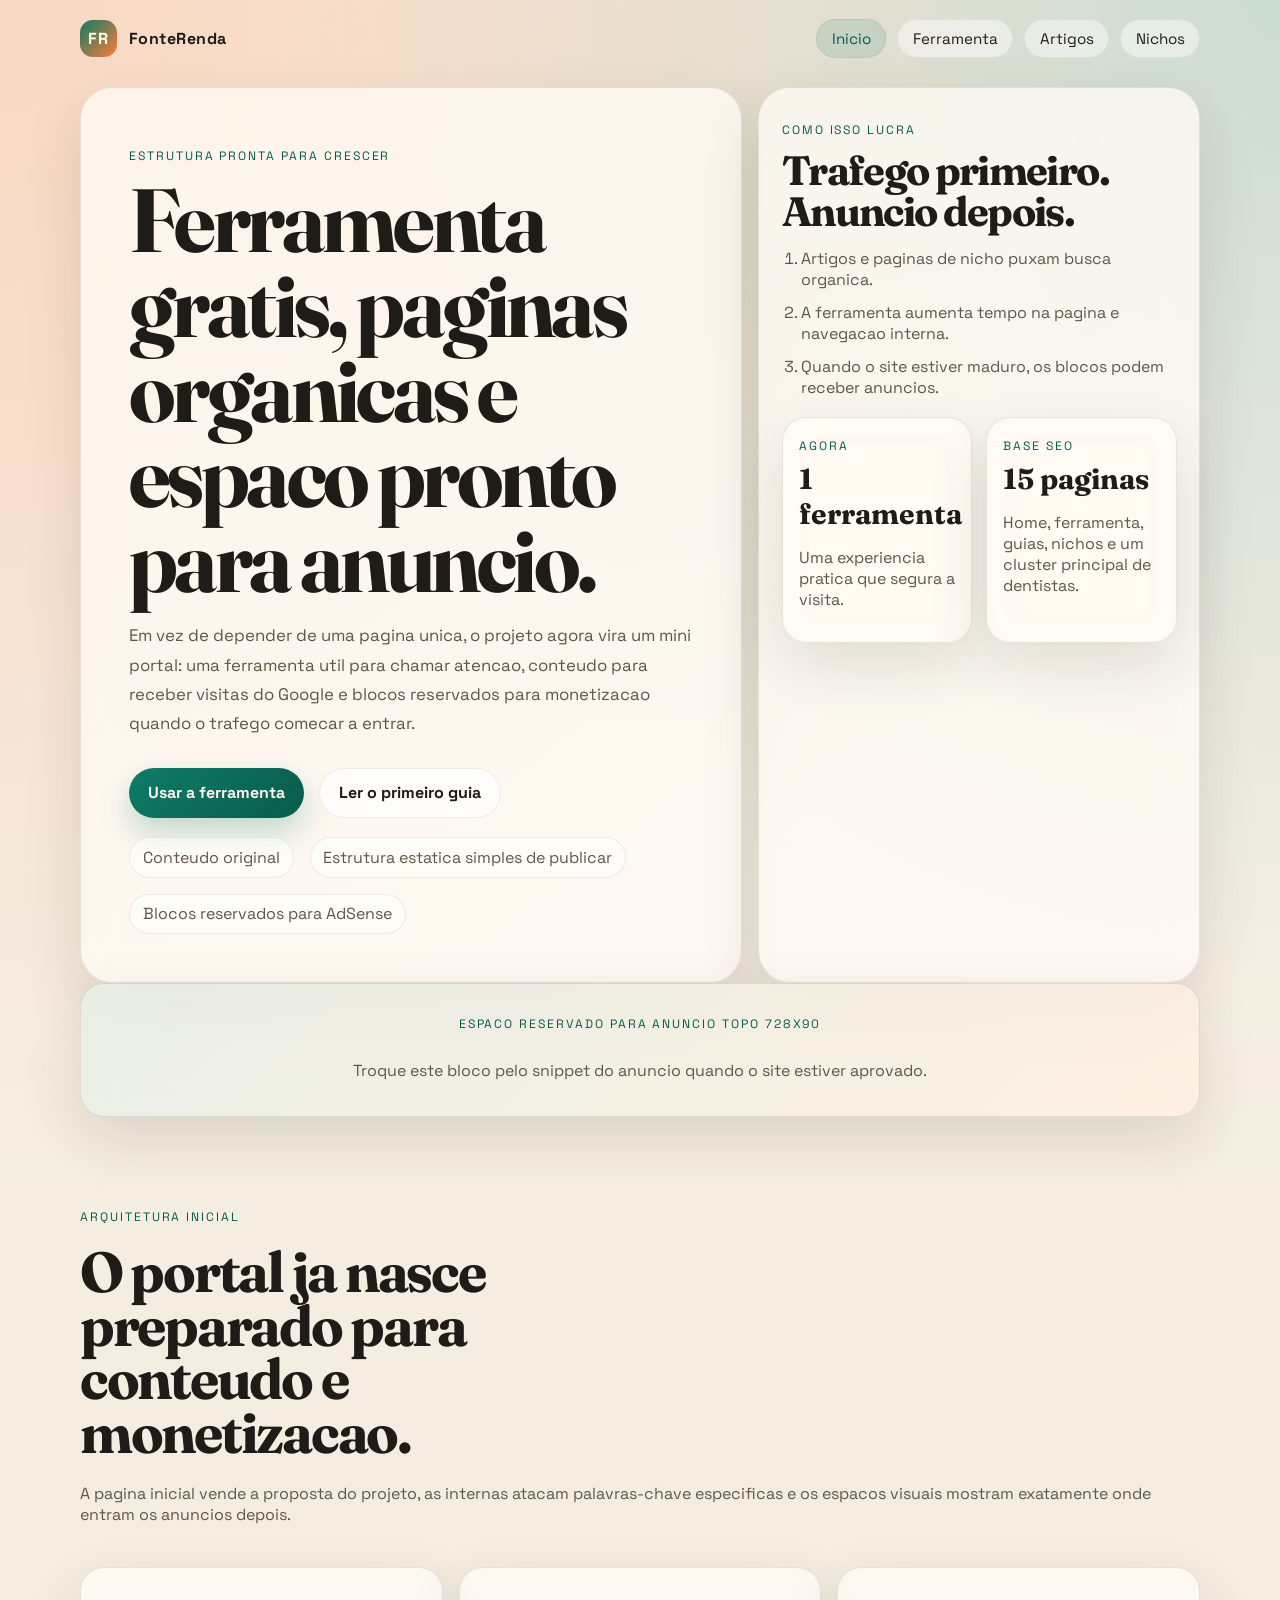
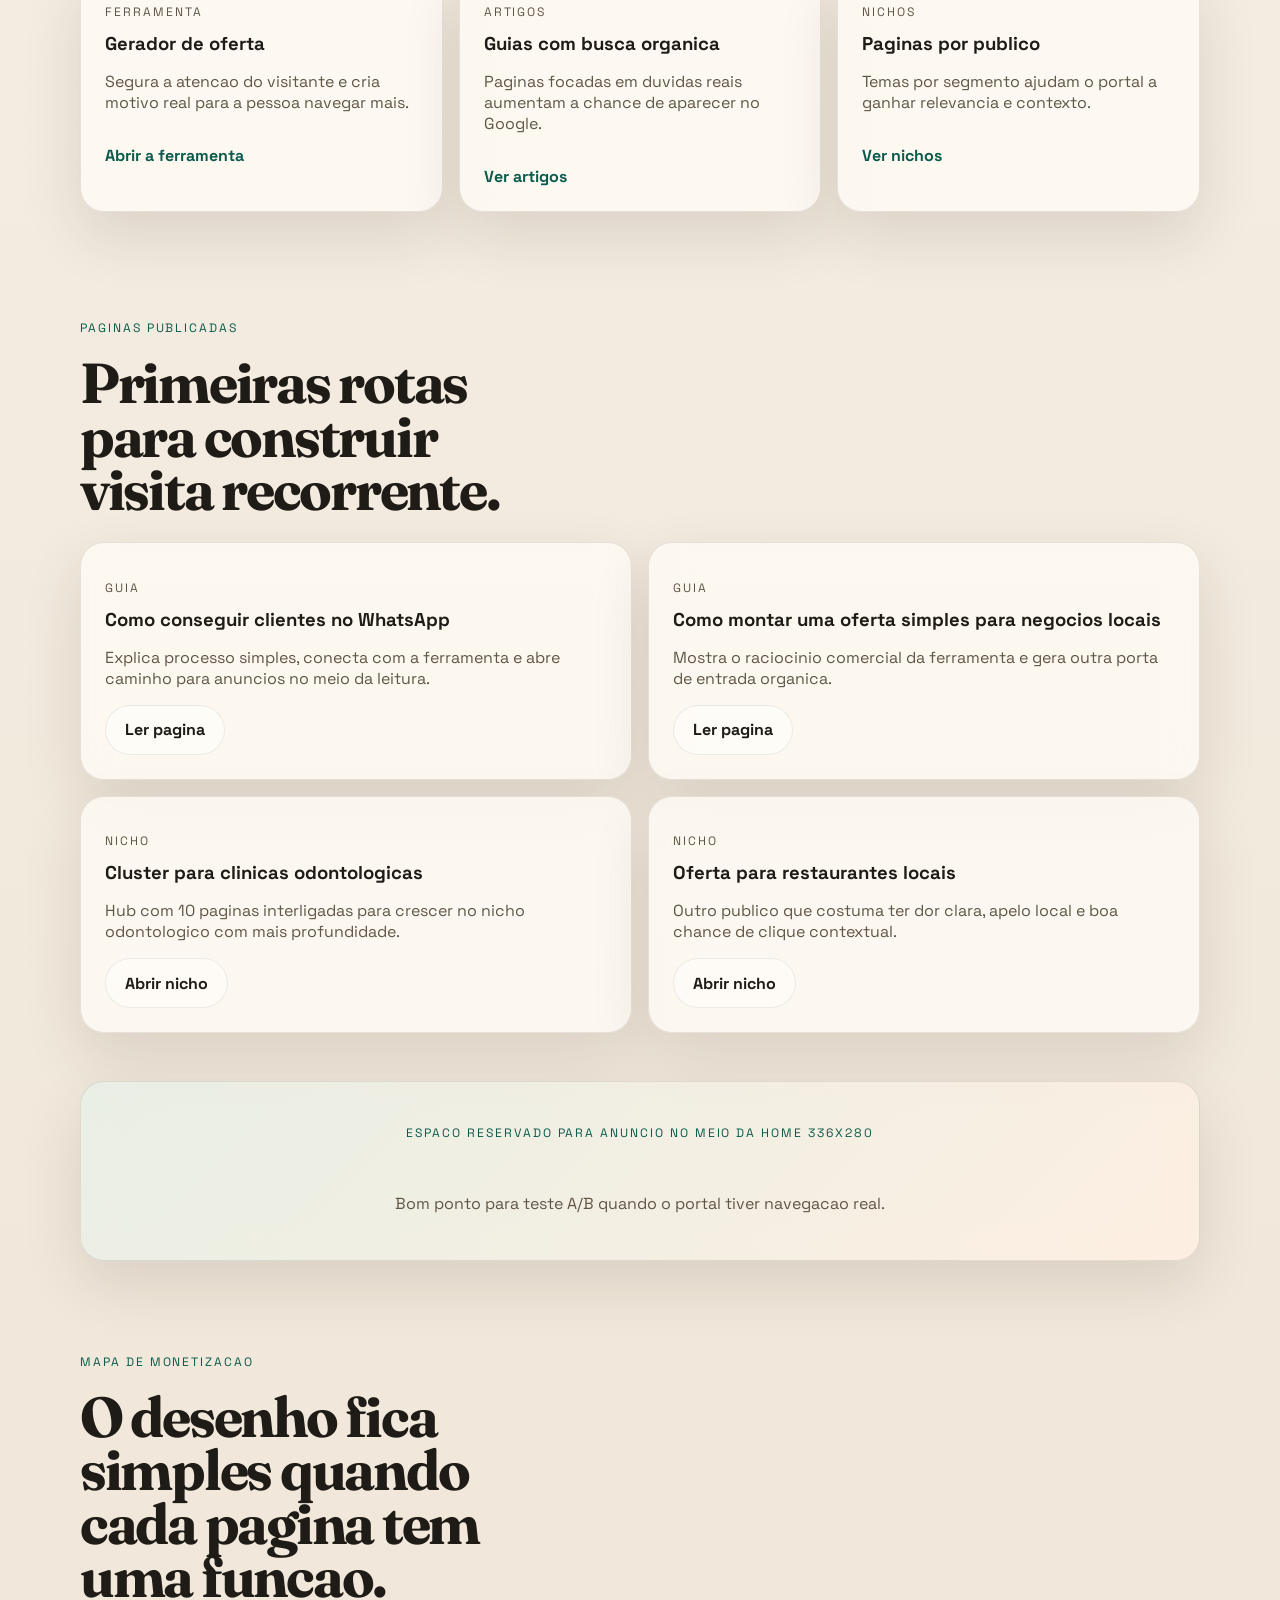
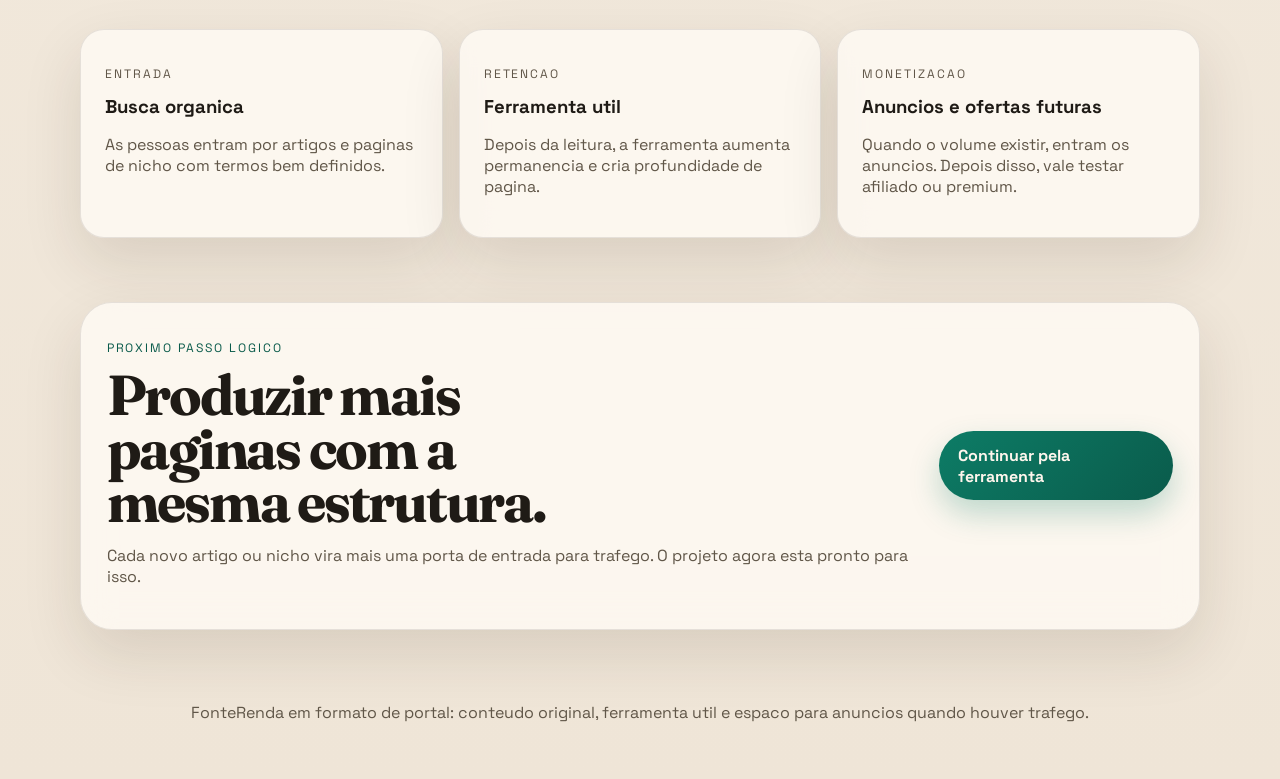
<file: index.html>
<!DOCTYPE html>
<html lang="pt-BR">
<head>
  <meta charset="UTF-8">
  <meta name="viewport" content="width=device-width, initial-scale=1.0">
  <title>FonteRenda | Portal pronto para trafego organico e anuncios</title>
  <meta
    name="description"
    content="Portal estatico com ferramenta gratis, paginas para trafego organico e espacos reservados para anuncios."
  >
  <link rel="preconnect" href="https://fonts.googleapis.com">
  <link rel="preconnect" href="https://fonts.gstatic.com" crossorigin>
  <link
    href="https://fonts.googleapis.com/css2?family=Fraunces:opsz,wght@9..144,600;9..144,700&family=Space+Grotesk:wght@400;500;700&display=swap"
    rel="stylesheet"
  >
  <link rel="icon" href="favicon.svg" type="image/svg+xml">
  <link rel="canonical" href="https://fonterenda.wicolly-alcantara.workers.dev/">
  <link rel="stylesheet" href="styles.css">
</head>
<body>
  <div class="noise"></div>

  <header class="page-header site-shell">
    <nav class="topbar">
      <a class="brand" href="index.html" aria-label="FonteRenda pagina inicial">
        <span class="brand-mark">FR</span>
        <span class="brand-name">FonteRenda</span>
      </a>

      <div class="site-nav">
        <a href="index.html" aria-current="page">Inicio</a>
        <a href="ferramenta.html">Ferramenta</a>
        <a href="artigos/como-conseguir-clientes-no-whatsapp.html">Artigos</a>
        <a href="nichos/dentistas.html">Nichos</a>
      </div>
    </nav>

    <section class="hero hero-home">
      <div class="hero-copy panel panel-large">
        <p class="eyebrow">Estrutura pronta para crescer</p>
        <h1>Ferramenta gratis, paginas organicas e espaco pronto para anuncio.</h1>
        <p class="lead">
          Em vez de depender de uma pagina unica, o projeto agora vira um mini portal:
          uma ferramenta util para chamar atencao, conteudo para receber visitas do Google
          e blocos reservados para monetizacao quando o trafego comecar a entrar.
        </p>

        <div class="hero-actions">
          <a class="button button-primary" href="ferramenta.html">Usar a ferramenta</a>
          <a class="button button-secondary" href="artigos/como-conseguir-clientes-no-whatsapp.html">Ler o primeiro guia</a>
        </div>

        <ul class="hero-points">
          <li>Conteudo original</li>
          <li>Estrutura estatica simples de publicar</li>
          <li>Blocos reservados para AdSense</li>
        </ul>
      </div>

      <aside class="panel hero-side">
        <p class="eyebrow">Como isso lucra</p>
        <h2 class="side-title">Trafego primeiro. Anuncio depois.</h2>
        <ol class="stack-list">
          <li>Artigos e paginas de nicho puxam busca organica.</li>
          <li>A ferramenta aumenta tempo na pagina e navegacao interna.</li>
          <li>Quando o site estiver maduro, os blocos podem receber anuncios.</li>
        </ol>

        <div class="metric-grid">
          <div class="metric-card">
            <span class="metric-label">Agora</span>
            <strong>1 ferramenta</strong>
            <p>Uma experiencia pratica que segura a visita.</p>
          </div>
          <div class="metric-card">
            <span class="metric-label">Base SEO</span>
            <strong>15 paginas</strong>
            <p>Home, ferramenta, guias, nichos e um cluster principal de dentistas.</p>
          </div>
        </div>
      </aside>
    </section>
  </header>

  <main class="site-shell">
    <section
      class="ad-slot ad-slot-banner"
      id="ad-home-top"
      data-ad-slot-name="home-top-banner"
      aria-label="Espaco reservado para anuncio no topo"
    >
      <p class="ad-label">Espaco reservado para anuncio topo 728x90</p>
      <p class="ad-help">Troque este bloco pelo snippet do anuncio quando o site estiver aprovado.</p>
    </section>

    <section class="section">
      <div class="section-heading">
        <p class="eyebrow">Arquitetura inicial</p>
        <h2>O portal ja nasce preparado para conteudo e monetizacao.</h2>
        <p class="section-intro">
          A pagina inicial vende a proposta do projeto, as internas atacam palavras-chave especificas
          e os espacos visuais mostram exatamente onde entram os anuncios depois.
        </p>
      </div>

      <div class="grid-three">
        <article class="content-card">
          <p class="card-kicker">Ferramenta</p>
          <h3>Gerador de oferta</h3>
          <p>Segura a atencao do visitante e cria motivo real para a pessoa navegar mais.</p>
          <a class="text-link" href="ferramenta.html">Abrir a ferramenta</a>
        </article>

        <article class="content-card">
          <p class="card-kicker">Artigos</p>
          <h3>Guias com busca organica</h3>
          <p>Paginas focadas em duvidas reais aumentam a chance de aparecer no Google.</p>
          <a class="text-link" href="artigos/como-conseguir-clientes-no-whatsapp.html">Ver artigos</a>
        </article>

        <article class="content-card">
          <p class="card-kicker">Nichos</p>
          <h3>Paginas por publico</h3>
          <p>Temas por segmento ajudam o portal a ganhar relevancia e contexto.</p>
          <a class="text-link" href="nichos/dentistas.html">Ver nichos</a>
        </article>
      </div>
    </section>

    <section class="section">
      <div class="section-heading">
        <p class="eyebrow">Paginas publicadas</p>
        <h2>Primeiras rotas para construir visita recorrente.</h2>
      </div>

      <div class="grid-two">
        <article class="article-preview">
          <p class="card-kicker">Guia</p>
          <h3>Como conseguir clientes no WhatsApp</h3>
          <p>Explica processo simples, conecta com a ferramenta e abre caminho para anuncios no meio da leitura.</p>
          <a class="button button-ghost" href="artigos/como-conseguir-clientes-no-whatsapp.html">Ler pagina</a>
        </article>

        <article class="article-preview">
          <p class="card-kicker">Guia</p>
          <h3>Como montar uma oferta simples para negocios locais</h3>
          <p>Mostra o raciocinio comercial da ferramenta e gera outra porta de entrada organica.</p>
          <a class="button button-ghost" href="artigos/oferta-simples-para-negocios-locais.html">Ler pagina</a>
        </article>

        <article class="article-preview">
          <p class="card-kicker">Nicho</p>
          <h3>Cluster para clinicas odontologicas</h3>
          <p>Hub com 10 paginas interligadas para crescer no nicho odontologico com mais profundidade.</p>
          <a class="button button-ghost" href="nichos/dentistas.html">Abrir nicho</a>
        </article>

        <article class="article-preview">
          <p class="card-kicker">Nicho</p>
          <h3>Oferta para restaurantes locais</h3>
          <p>Outro publico que costuma ter dor clara, apelo local e boa chance de clique contextual.</p>
          <a class="button button-ghost" href="nichos/restaurantes.html">Abrir nicho</a>
        </article>
      </div>
    </section>

    <section
      class="ad-slot ad-slot-inline"
      id="ad-home-inline-1"
      data-ad-slot-name="home-inline-1"
      aria-label="Espaco reservado para anuncio no meio da home"
    >
      <p class="ad-label">Espaco reservado para anuncio no meio da home 336x280</p>
      <p class="ad-help">Bom ponto para teste A/B quando o portal tiver navegacao real.</p>
    </section>

    <section class="section">
      <div class="section-heading">
        <p class="eyebrow">Mapa de monetizacao</p>
        <h2>O desenho fica simples quando cada pagina tem uma funcao.</h2>
      </div>

      <div class="grid-three">
        <article class="content-card">
          <p class="card-kicker">Entrada</p>
          <h3>Busca organica</h3>
          <p>As pessoas entram por artigos e paginas de nicho com termos bem definidos.</p>
        </article>

        <article class="content-card">
          <p class="card-kicker">Retencao</p>
          <h3>Ferramenta util</h3>
          <p>Depois da leitura, a ferramenta aumenta permanencia e cria profundidade de pagina.</p>
        </article>

        <article class="content-card">
          <p class="card-kicker">Monetizacao</p>
          <h3>Anuncios e ofertas futuras</h3>
          <p>Quando o volume existir, entram os anuncios. Depois disso, vale testar afiliado ou premium.</p>
        </article>
      </div>
    </section>

    <section class="cta-band">
      <div>
        <p class="eyebrow">Proximo passo logico</p>
        <h2>Produzir mais paginas com a mesma estrutura.</h2>
        <p class="section-intro">
          Cada novo artigo ou nicho vira mais uma porta de entrada para trafego. O projeto agora esta pronto para isso.
        </p>
      </div>
      <a class="button button-primary" href="ferramenta.html">Continuar pela ferramenta</a>
    </section>
  </main>

  <footer class="footer site-shell">
    <p>FonteRenda em formato de portal: conteudo original, ferramenta util e espaco para anuncios quando houver trafego.</p>
  </footer>
</body>
</html>
</file>
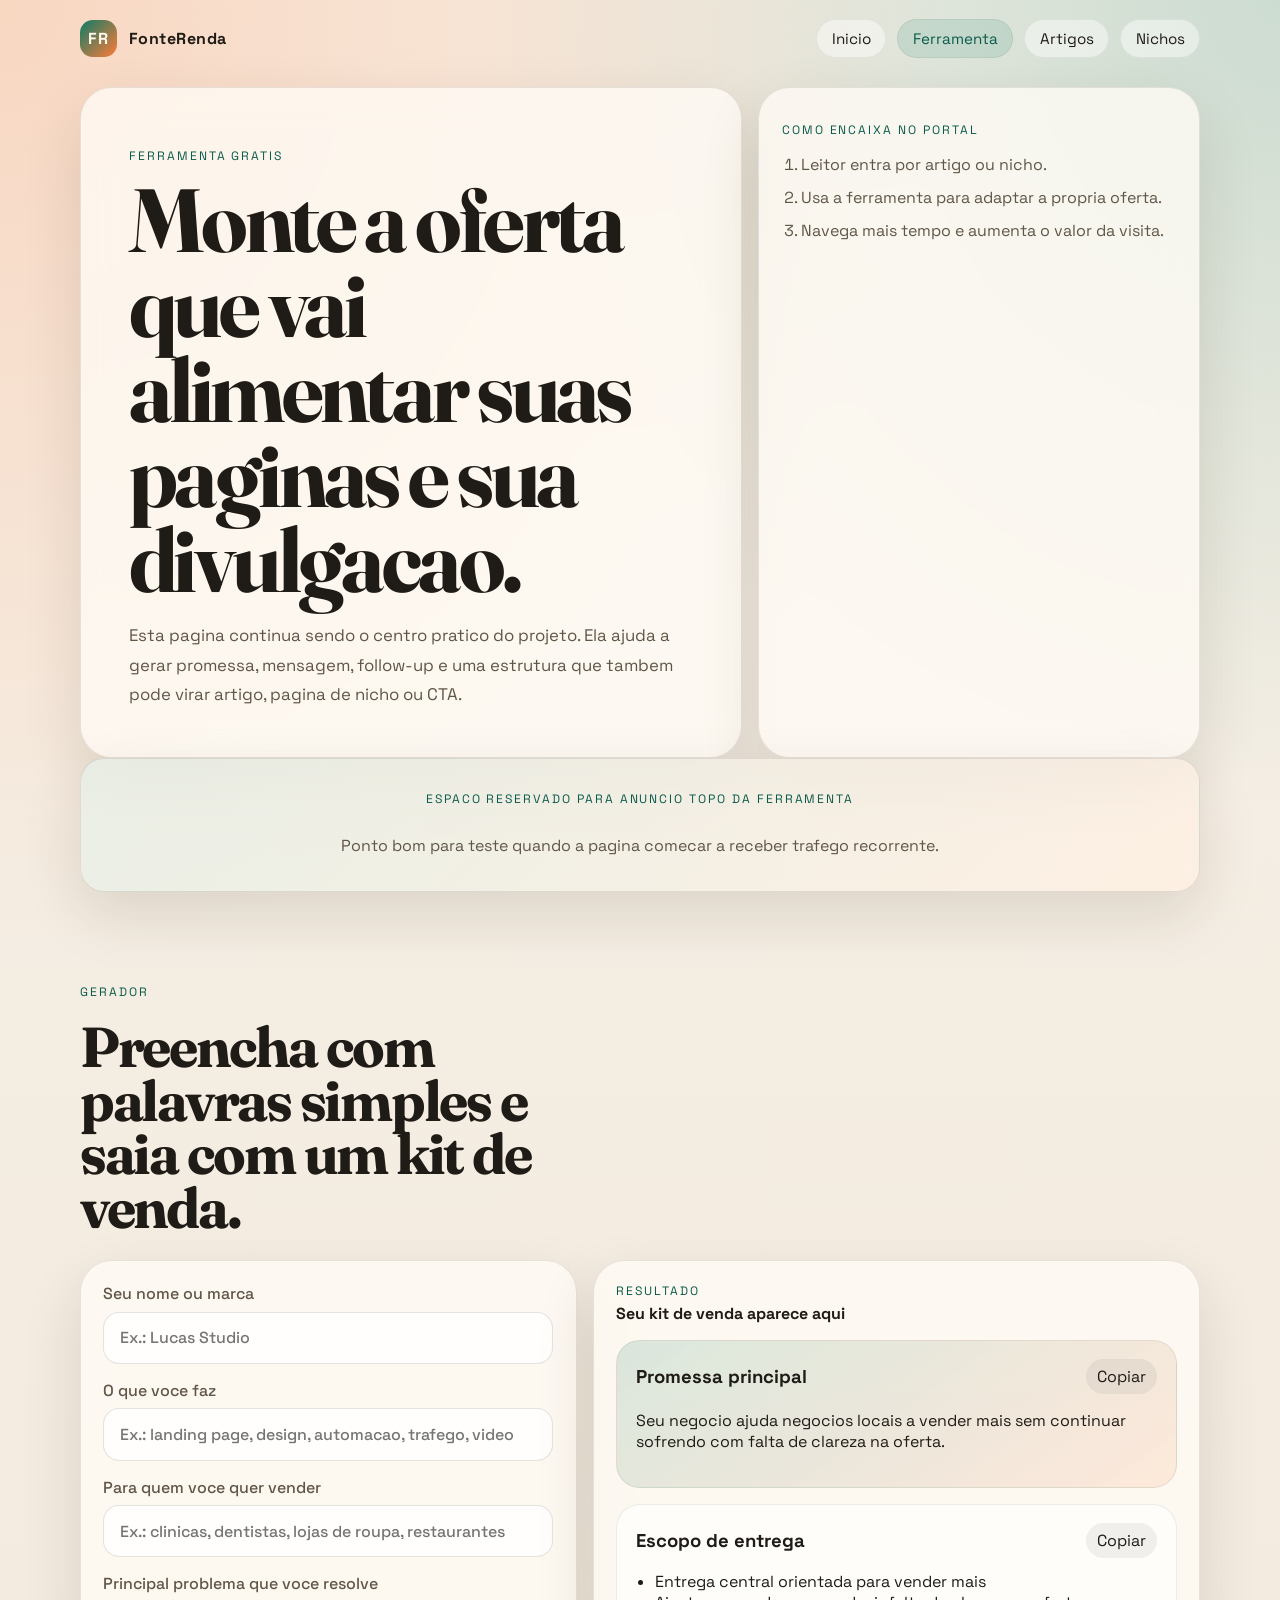
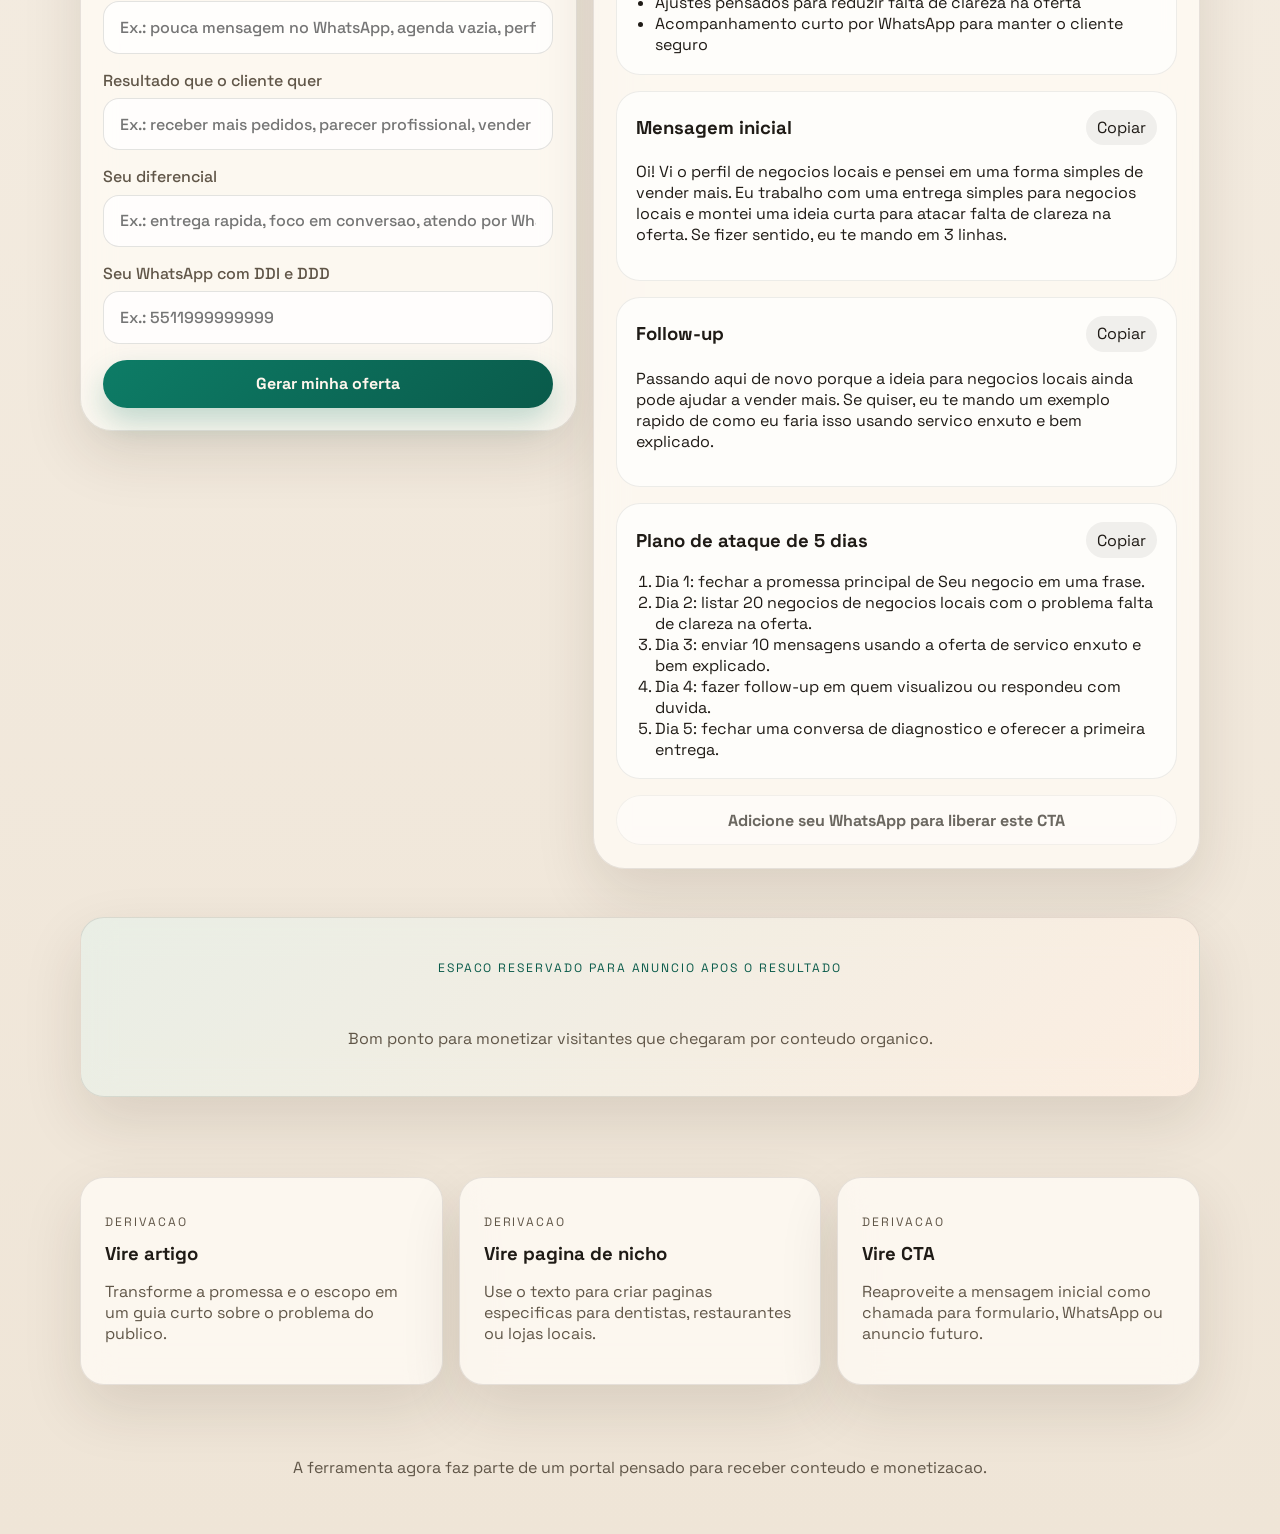
<file: ferramenta.html>
<!DOCTYPE html>
<html lang="pt-BR">
<head>
  <meta charset="UTF-8">
  <meta name="viewport" content="width=device-width, initial-scale=1.0">
  <title>Ferramenta | FonteRenda</title>
  <meta
    name="description"
    content="Ferramenta gratuita para montar oferta, mensagem inicial e plano de ataque para negocios locais."
  >
  <link rel="preconnect" href="https://fonts.googleapis.com">
  <link rel="preconnect" href="https://fonts.gstatic.com" crossorigin>
  <link
    href="https://fonts.googleapis.com/css2?family=Fraunces:opsz,wght@9..144,600;9..144,700&family=Space+Grotesk:wght@400;500;700&display=swap"
    rel="stylesheet"
  >
  <link rel="icon" href="favicon.svg" type="image/svg+xml">
  <link rel="canonical" href="https://fonterenda.wicolly-alcantara.workers.dev/ferramenta.html">
  <link rel="stylesheet" href="styles.css">
</head>
<body>
  <div class="noise"></div>

  <header class="page-header site-shell">
    <nav class="topbar">
      <a class="brand" href="index.html" aria-label="FonteRenda pagina inicial">
        <span class="brand-mark">FR</span>
        <span class="brand-name">FonteRenda</span>
      </a>

      <div class="site-nav">
        <a href="index.html">Inicio</a>
        <a href="ferramenta.html" aria-current="page">Ferramenta</a>
        <a href="artigos/como-conseguir-clientes-no-whatsapp.html">Artigos</a>
        <a href="nichos/dentistas.html">Nichos</a>
      </div>
    </nav>

    <section class="hero hero-home">
      <div class="panel panel-large">
        <p class="eyebrow">Ferramenta gratis</p>
        <h1>Monte a oferta que vai alimentar suas paginas e sua divulgacao.</h1>
        <p class="lead">
          Esta pagina continua sendo o centro pratico do projeto. Ela ajuda a gerar promessa,
          mensagem, follow-up e uma estrutura que tambem pode virar artigo, pagina de nicho ou CTA.
        </p>
      </div>

      <aside class="panel hero-side">
        <p class="eyebrow">Como encaixa no portal</p>
        <ol class="stack-list">
          <li>Leitor entra por artigo ou nicho.</li>
          <li>Usa a ferramenta para adaptar a propria oferta.</li>
          <li>Navega mais tempo e aumenta o valor da visita.</li>
        </ol>
      </aside>
    </section>
  </header>

  <main class="site-shell">
    <section
      class="ad-slot ad-slot-banner"
      id="ad-tool-top"
      data-ad-slot-name="tool-top-banner"
      aria-label="Espaco reservado para anuncio no topo da ferramenta"
    >
      <p class="ad-label">Espaco reservado para anuncio topo da ferramenta</p>
      <p class="ad-help">Ponto bom para teste quando a pagina comecar a receber trafego recorrente.</p>
    </section>

    <section class="section">
      <div class="section-heading">
        <p class="eyebrow">Gerador</p>
        <h2>Preencha com palavras simples e saia com um kit de venda.</h2>
      </div>

      <div class="tool-layout">
        <form class="generator-form" id="offer-form">
          <label>
            Seu nome ou marca
            <input type="text" name="brand" placeholder="Ex.: Lucas Studio" required>
          </label>

          <label>
            O que voce faz
            <input type="text" name="service" placeholder="Ex.: landing page, design, automacao, trafego, video" required>
          </label>

          <label>
            Para quem voce quer vender
            <input type="text" name="audience" placeholder="Ex.: clinicas, dentistas, lojas de roupa, restaurantes" required>
          </label>

          <label>
            Principal problema que voce resolve
            <input type="text" name="pain" placeholder="Ex.: pouca mensagem no WhatsApp, agenda vazia, perfil fraco" required>
          </label>

          <label>
            Resultado que o cliente quer
            <input type="text" name="goal" placeholder="Ex.: receber mais pedidos, parecer profissional, vender mais" required>
          </label>

          <label>
            Seu diferencial
            <input type="text" name="edge" placeholder="Ex.: entrega rapida, foco em conversao, atendo por WhatsApp">
          </label>

          <label>
            Seu WhatsApp com DDI e DDD
            <input type="text" name="whatsapp" placeholder="Ex.: 5511999999999">
          </label>

          <button class="button button-primary" type="submit">Gerar minha oferta</button>
        </form>

        <section class="results-panel" aria-live="polite">
          <div class="results-header">
            <span class="eyebrow">Resultado</span>
            <strong>Seu kit de venda aparece aqui</strong>
          </div>

          <article class="result-card highlight">
            <div class="result-title-row">
              <h3>Promessa principal</h3>
              <button class="copy-button" type="button" data-copy-target="promise-output">Copiar</button>
            </div>
            <p id="promise-output">Eu ajudo negocios locais a ganhar clareza e comecar a vender com uma oferta simples.</p>
          </article>

          <article class="result-card">
            <div class="result-title-row">
              <h3>Escopo de entrega</h3>
              <button class="copy-button" type="button" data-copy-target="scope-output">Copiar</button>
            </div>
            <ul id="scope-output" class="result-list">
              <li>Definicao da oferta principal</li>
              <li>Estrutura enxuta de entrega</li>
              <li>Mensagem pronta para prospeccao</li>
            </ul>
          </article>

          <article class="result-card">
            <div class="result-title-row">
              <h3>Mensagem inicial</h3>
              <button class="copy-button" type="button" data-copy-target="message-output">Copiar</button>
            </div>
            <p id="message-output">Oi! Vi seu negocio e pensei em uma forma simples de melhorar sua conversao. Posso te mostrar em 3 linhas?</p>
          </article>

          <article class="result-card">
            <div class="result-title-row">
              <h3>Follow-up</h3>
              <button class="copy-button" type="button" data-copy-target="followup-output">Copiar</button>
            </div>
            <p id="followup-output">Passando aqui porque a ideia que pensei ainda faz sentido para o seu negocio. Se quiser, eu te mando um exemplo rapido.</p>
          </article>

          <article class="result-card">
            <div class="result-title-row">
              <h3>Plano de ataque de 5 dias</h3>
              <button class="copy-button" type="button" data-copy-target="plan-output">Copiar</button>
            </div>
            <ol id="plan-output" class="result-list">
              <li>Definir oferta</li>
              <li>Montar lista de leads</li>
              <li>Enviar primeiras mensagens</li>
              <li>Fazer follow-up</li>
              <li>Fechar primeira entrega</li>
            </ol>
          </article>

          <a id="whatsapp-cta" class="button button-secondary button-block disabled-link" href="#offer-form" aria-disabled="true">
            Adicione seu WhatsApp para liberar este CTA
          </a>
        </section>
      </div>
    </section>

    <section
      class="ad-slot ad-slot-inline"
      id="ad-tool-inline-1"
      data-ad-slot-name="tool-inline-1"
      aria-label="Espaco reservado para anuncio apos a ferramenta"
    >
      <p class="ad-label">Espaco reservado para anuncio apos o resultado</p>
      <p class="ad-help">Bom ponto para monetizar visitantes que chegaram por conteudo organico.</p>
    </section>

    <section class="section">
      <div class="grid-three">
        <article class="content-card">
          <p class="card-kicker">Derivacao</p>
          <h3>Vire artigo</h3>
          <p>Transforme a promessa e o escopo em um guia curto sobre o problema do publico.</p>
        </article>

        <article class="content-card">
          <p class="card-kicker">Derivacao</p>
          <h3>Vire pagina de nicho</h3>
          <p>Use o texto para criar paginas especificas para dentistas, restaurantes ou lojas locais.</p>
        </article>

        <article class="content-card">
          <p class="card-kicker">Derivacao</p>
          <h3>Vire CTA</h3>
          <p>Reaproveite a mensagem inicial como chamada para formulario, WhatsApp ou anuncio futuro.</p>
        </article>
      </div>
    </section>
  </main>

  <footer class="footer site-shell">
    <p>A ferramenta agora faz parte de um portal pensado para receber conteudo e monetizacao.</p>
  </footer>

  <script src="script.js"></script>
</body>
</html>
</file>
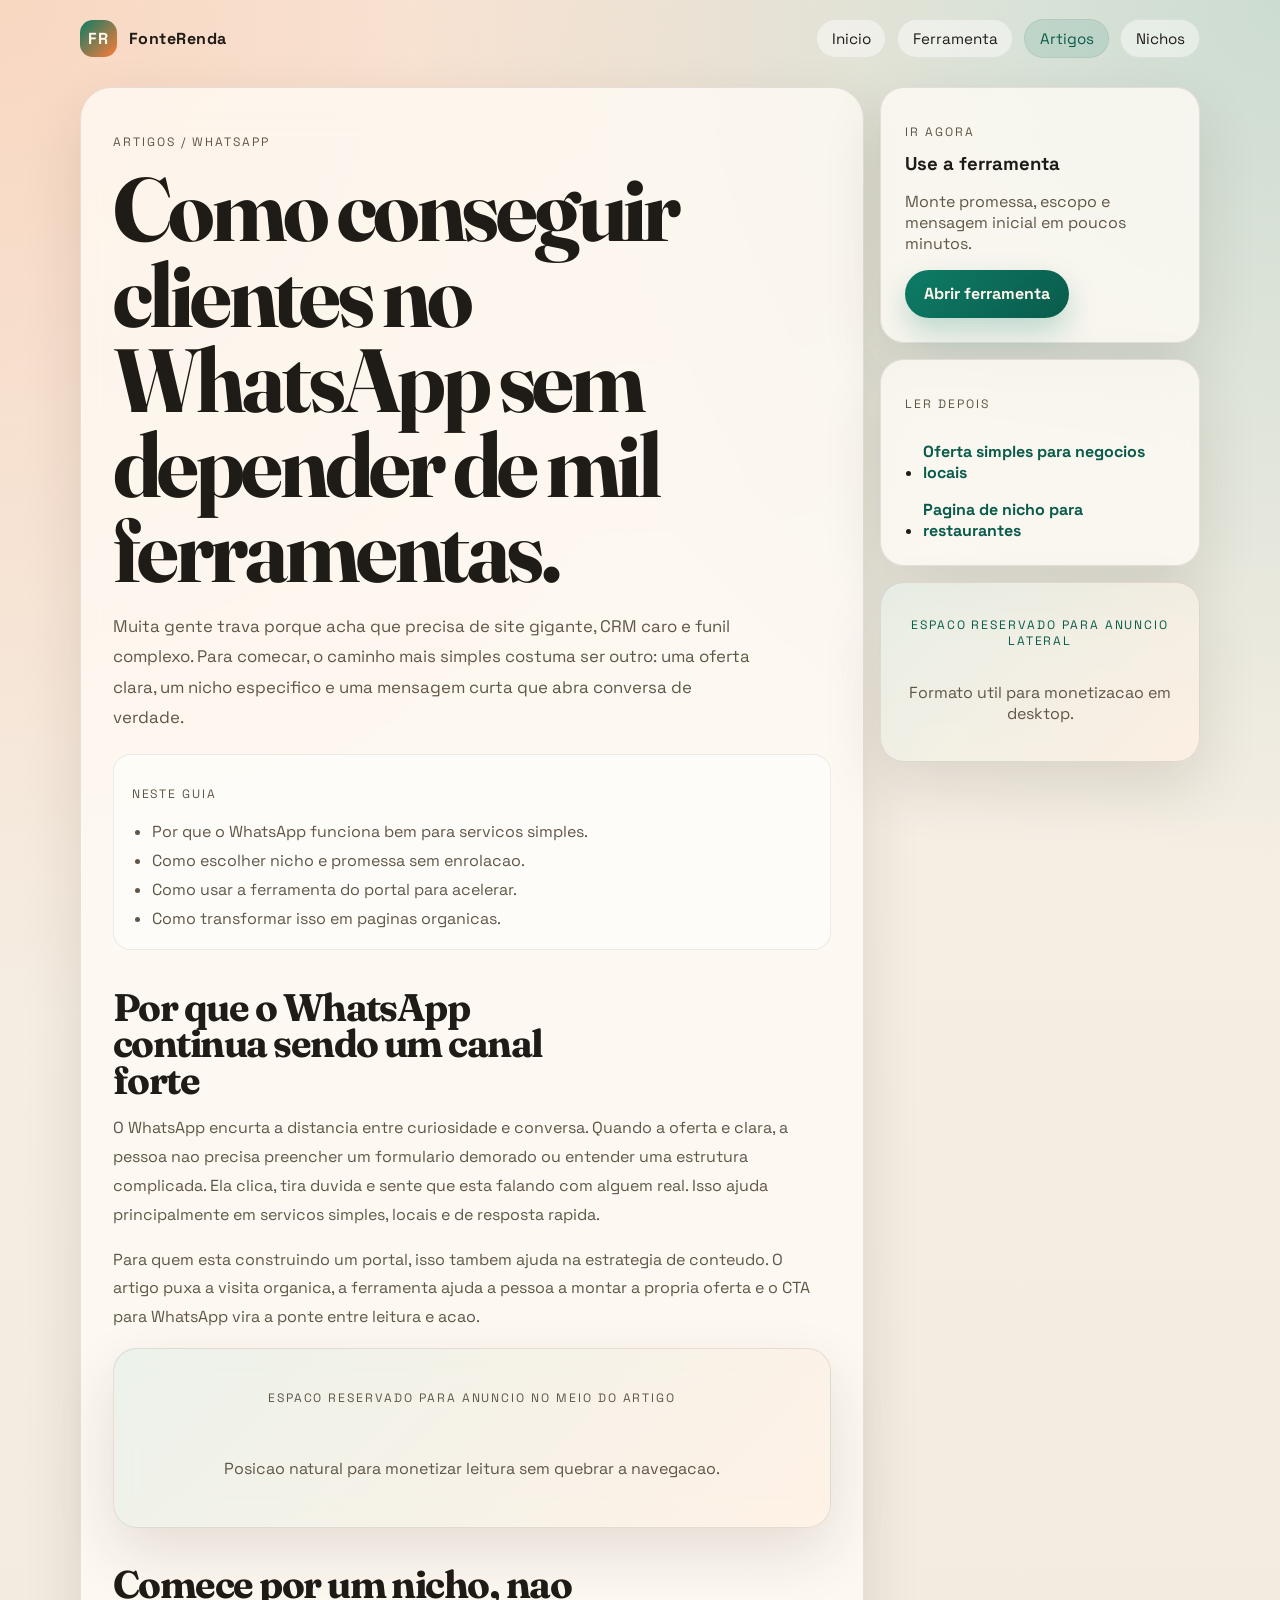
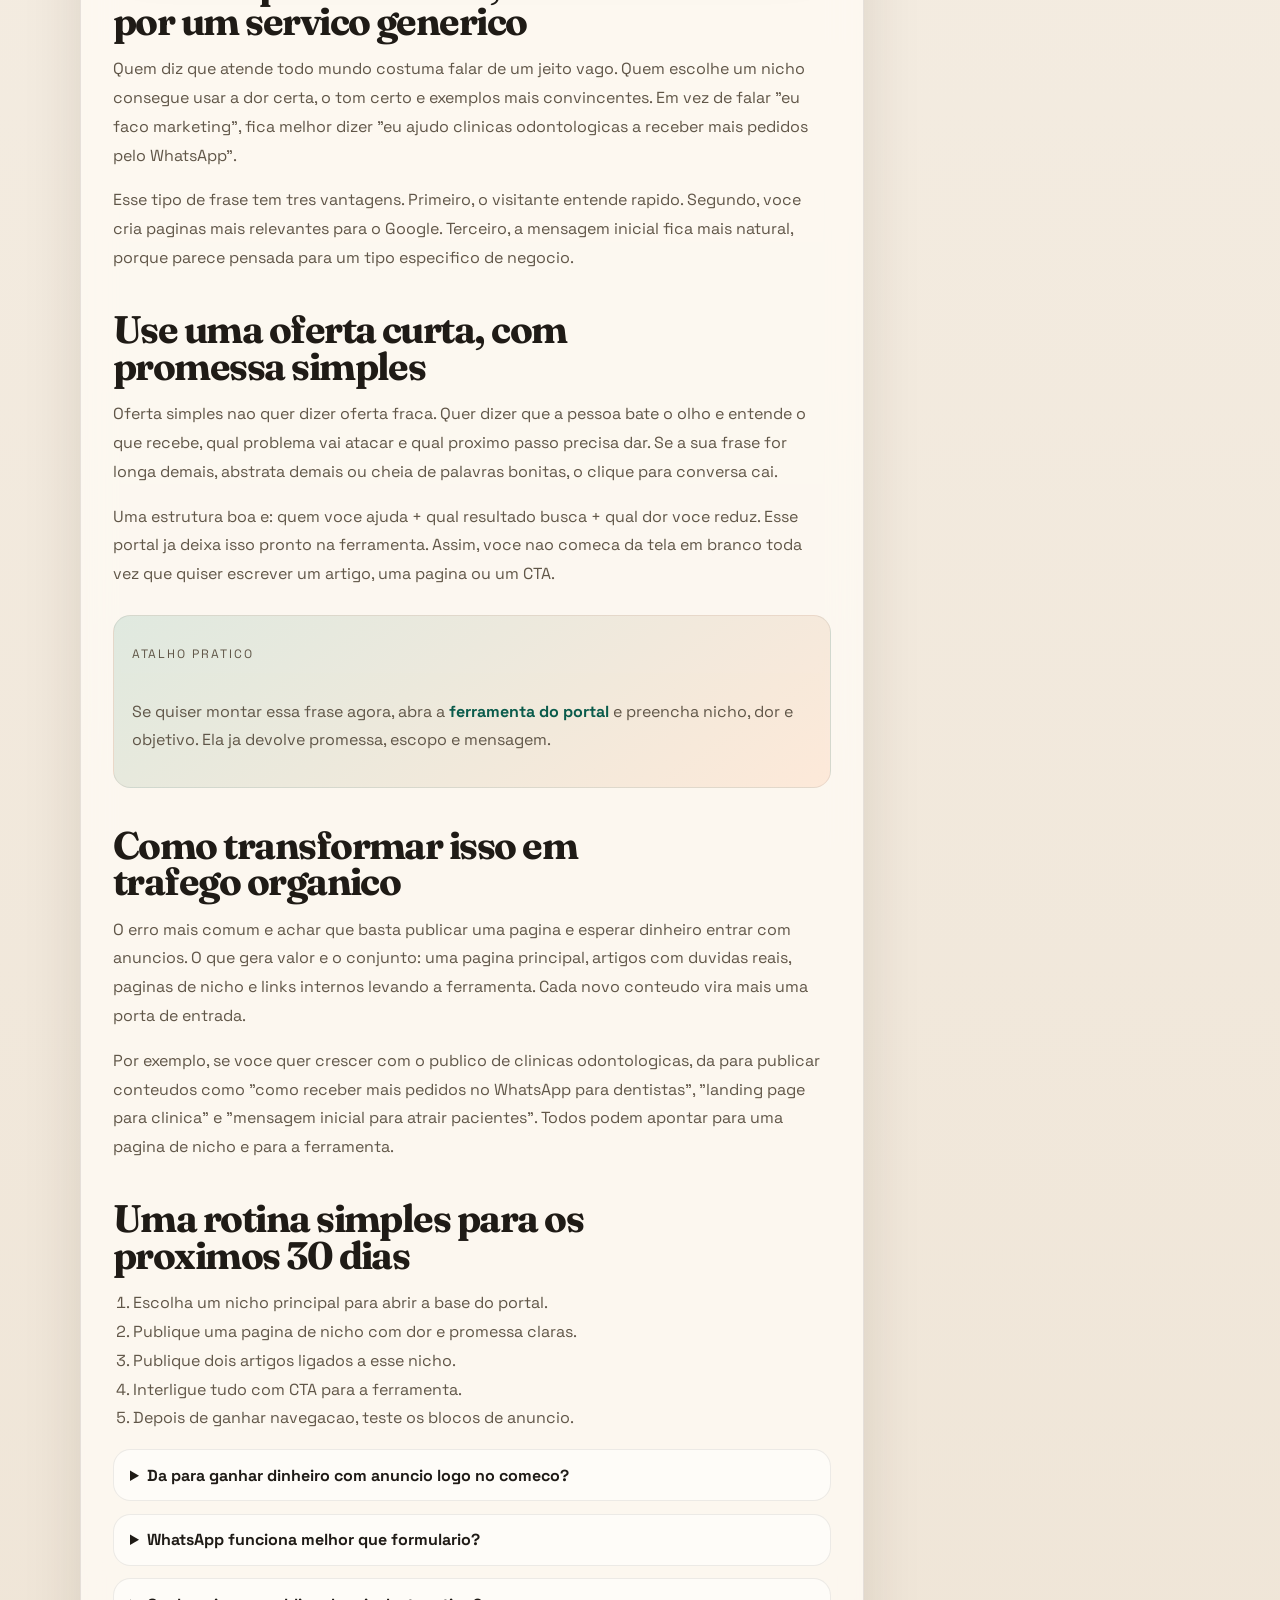
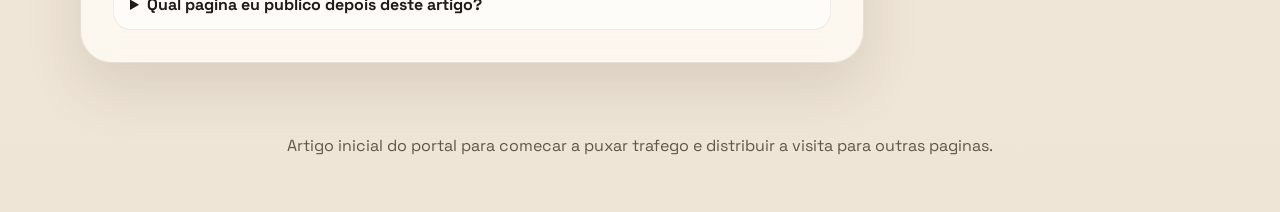
<file: artigos/como-conseguir-clientes-no-whatsapp.html>
<!DOCTYPE html>
<html lang="pt-BR">
<head>
  <meta charset="UTF-8">
  <meta name="viewport" content="width=device-width, initial-scale=1.0">
  <title>Como conseguir clientes no WhatsApp | FonteRenda</title>
  <meta
    name="description"
    content="Guia simples para usar WhatsApp, nicho e oferta clara para conseguir clientes e gerar trafego organico."
  >
  <link rel="preconnect" href="https://fonts.googleapis.com">
  <link rel="preconnect" href="https://fonts.gstatic.com" crossorigin>
  <link
    href="https://fonts.googleapis.com/css2?family=Fraunces:opsz,wght@9..144,600;9..144,700&family=Space+Grotesk:wght@400;500;700&display=swap"
    rel="stylesheet"
  >
  <link rel="icon" href="../favicon.svg" type="image/svg+xml">
  <link rel="canonical" href="https://fonterenda.wicolly-alcantara.workers.dev/artigos/como-conseguir-clientes-no-whatsapp.html">
  <link rel="stylesheet" href="../styles.css">
</head>
<body>
  <div class="noise"></div>

  <header class="page-header site-shell">
    <nav class="topbar">
      <a class="brand" href="../index.html" aria-label="FonteRenda pagina inicial">
        <span class="brand-mark">FR</span>
        <span class="brand-name">FonteRenda</span>
      </a>

      <div class="site-nav">
        <a href="../index.html">Inicio</a>
        <a href="../ferramenta.html">Ferramenta</a>
        <a href="como-conseguir-clientes-no-whatsapp.html" aria-current="page">Artigos</a>
        <a href="../nichos/dentistas.html">Nichos</a>
      </div>
    </nav>
  </header>

  <main class="site-shell article-layout">
    <article class="prose-shell prose">
      <p class="breadcrumb">Artigos / WhatsApp</p>
      <h1>Como conseguir clientes no WhatsApp sem depender de mil ferramentas.</h1>
      <p class="lead">
        Muita gente trava porque acha que precisa de site gigante, CRM caro e funil complexo.
        Para comecar, o caminho mais simples costuma ser outro: uma oferta clara, um nicho especifico
        e uma mensagem curta que abra conversa de verdade.
      </p>

      <div class="toc">
        <p class="section-meta">Neste guia</p>
        <ul>
          <li>Por que o WhatsApp funciona bem para servicos simples.</li>
          <li>Como escolher nicho e promessa sem enrolacao.</li>
          <li>Como usar a ferramenta do portal para acelerar.</li>
          <li>Como transformar isso em paginas organicas.</li>
        </ul>
      </div>

      <h2>Por que o WhatsApp continua sendo um canal forte</h2>
      <p>
        O WhatsApp encurta a distancia entre curiosidade e conversa. Quando a oferta e clara,
        a pessoa nao precisa preencher um formulario demorado ou entender uma estrutura complicada.
        Ela clica, tira duvida e sente que esta falando com alguem real. Isso ajuda principalmente
        em servicos simples, locais e de resposta rapida.
      </p>
      <p>
        Para quem esta construindo um portal, isso tambem ajuda na estrategia de conteudo. O artigo
        puxa a visita organica, a ferramenta ajuda a pessoa a montar a propria oferta e o CTA para
        WhatsApp vira a ponte entre leitura e acao.
      </p>

      <section
        class="ad-slot ad-slot-article"
        id="ad-whatsapp-inline-1"
        data-ad-slot-name="whatsapp-inline-1"
        aria-label="Espaco reservado para anuncio no corpo do artigo"
      >
        <p class="ad-label">Espaco reservado para anuncio no meio do artigo</p>
        <p class="ad-help">Posicao natural para monetizar leitura sem quebrar a navegacao.</p>
      </section>

      <h2>Comece por um nicho, nao por um servico generico</h2>
      <p>
        Quem diz que atende todo mundo costuma falar de um jeito vago. Quem escolhe um nicho
        consegue usar a dor certa, o tom certo e exemplos mais convincentes. Em vez de falar
        "eu faco marketing", fica melhor dizer "eu ajudo clinicas odontologicas a receber mais pedidos pelo WhatsApp".
      </p>
      <p>
        Esse tipo de frase tem tres vantagens. Primeiro, o visitante entende rapido. Segundo,
        voce cria paginas mais relevantes para o Google. Terceiro, a mensagem inicial fica mais
        natural, porque parece pensada para um tipo especifico de negocio.
      </p>

      <h2>Use uma oferta curta, com promessa simples</h2>
      <p>
        Oferta simples nao quer dizer oferta fraca. Quer dizer que a pessoa bate o olho e entende
        o que recebe, qual problema vai atacar e qual proximo passo precisa dar. Se a sua frase for
        longa demais, abstrata demais ou cheia de palavras bonitas, o clique para conversa cai.
      </p>
      <p>
        Uma estrutura boa e: quem voce ajuda + qual resultado busca + qual dor voce reduz.
        Esse portal ja deixa isso pronto na ferramenta. Assim, voce nao comeca da tela em branco
        toda vez que quiser escrever um artigo, uma pagina ou um CTA.
      </p>

      <div class="callout">
        <p class="section-meta">Atalho pratico</p>
        <p>
          Se quiser montar essa frase agora, abra a <a class="text-link" href="../ferramenta.html">ferramenta do portal</a>
          e preencha nicho, dor e objetivo. Ela ja devolve promessa, escopo e mensagem.
        </p>
      </div>

      <h2>Como transformar isso em trafego organico</h2>
      <p>
        O erro mais comum e achar que basta publicar uma pagina e esperar dinheiro entrar com anuncios.
        O que gera valor e o conjunto: uma pagina principal, artigos com duvidas reais, paginas de nicho
        e links internos levando a ferramenta. Cada novo conteudo vira mais uma porta de entrada.
      </p>
      <p>
        Por exemplo, se voce quer crescer com o publico de clinicas odontologicas, da para publicar
        conteudos como "como receber mais pedidos no WhatsApp para dentistas", "landing page para clinica"
        e "mensagem inicial para atrair pacientes". Todos podem apontar para uma pagina de nicho e para a ferramenta.
      </p>

      <h2>Uma rotina simples para os proximos 30 dias</h2>
      <ol>
        <li>Escolha um nicho principal para abrir a base do portal.</li>
        <li>Publique uma pagina de nicho com dor e promessa claras.</li>
        <li>Publique dois artigos ligados a esse nicho.</li>
        <li>Interligue tudo com CTA para a ferramenta.</li>
        <li>Depois de ganhar navegacao, teste os blocos de anuncio.</li>
      </ol>

      <section class="faq-list">
        <details>
          <summary>Da para ganhar dinheiro com anuncio logo no comeco?</summary>
          <p>Da para preparar a estrutura, mas o dinheiro relevante costuma aparecer quando ha mais paginas e mais visitas.</p>
        </details>
        <details>
          <summary>WhatsApp funciona melhor que formulario?</summary>
          <p>Para servicos simples e publico local, muitas vezes sim, porque reduz friccao e acelera a conversa.</p>
        </details>
        <details>
          <summary>Qual pagina eu publico depois deste artigo?</summary>
          <p>Uma pagina de nicho. O portal ja tem um exemplo em <a class="text-link" href="../nichos/dentistas.html">dentistas</a>.</p>
        </details>
      </section>
    </article>

    <aside class="sidebar-column">
      <section class="sidebar-card">
        <p class="eyebrow">Ir agora</p>
        <h3>Use a ferramenta</h3>
        <p>Monte promessa, escopo e mensagem inicial em poucos minutos.</p>
        <a class="button button-primary" href="../ferramenta.html">Abrir ferramenta</a>
      </section>

      <section class="sidebar-card">
        <p class="eyebrow">Ler depois</p>
        <ul>
          <li><a class="text-link" href="oferta-simples-para-negocios-locais.html">Oferta simples para negocios locais</a></li>
          <li><a class="text-link" href="../nichos/restaurantes.html">Pagina de nicho para restaurantes</a></li>
        </ul>
      </section>

      <section
        class="ad-slot ad-slot-sidebar"
        id="ad-whatsapp-sidebar-1"
        data-ad-slot-name="whatsapp-sidebar-1"
        aria-label="Espaco reservado para anuncio na lateral"
      >
        <p class="ad-label">Espaco reservado para anuncio lateral</p>
        <p class="ad-help">Formato util para monetizacao em desktop.</p>
      </section>
    </aside>
  </main>

  <footer class="footer site-shell">
    <p>Artigo inicial do portal para comecar a puxar trafego e distribuir a visita para outras paginas.</p>
  </footer>
</body>
</html>
</file>
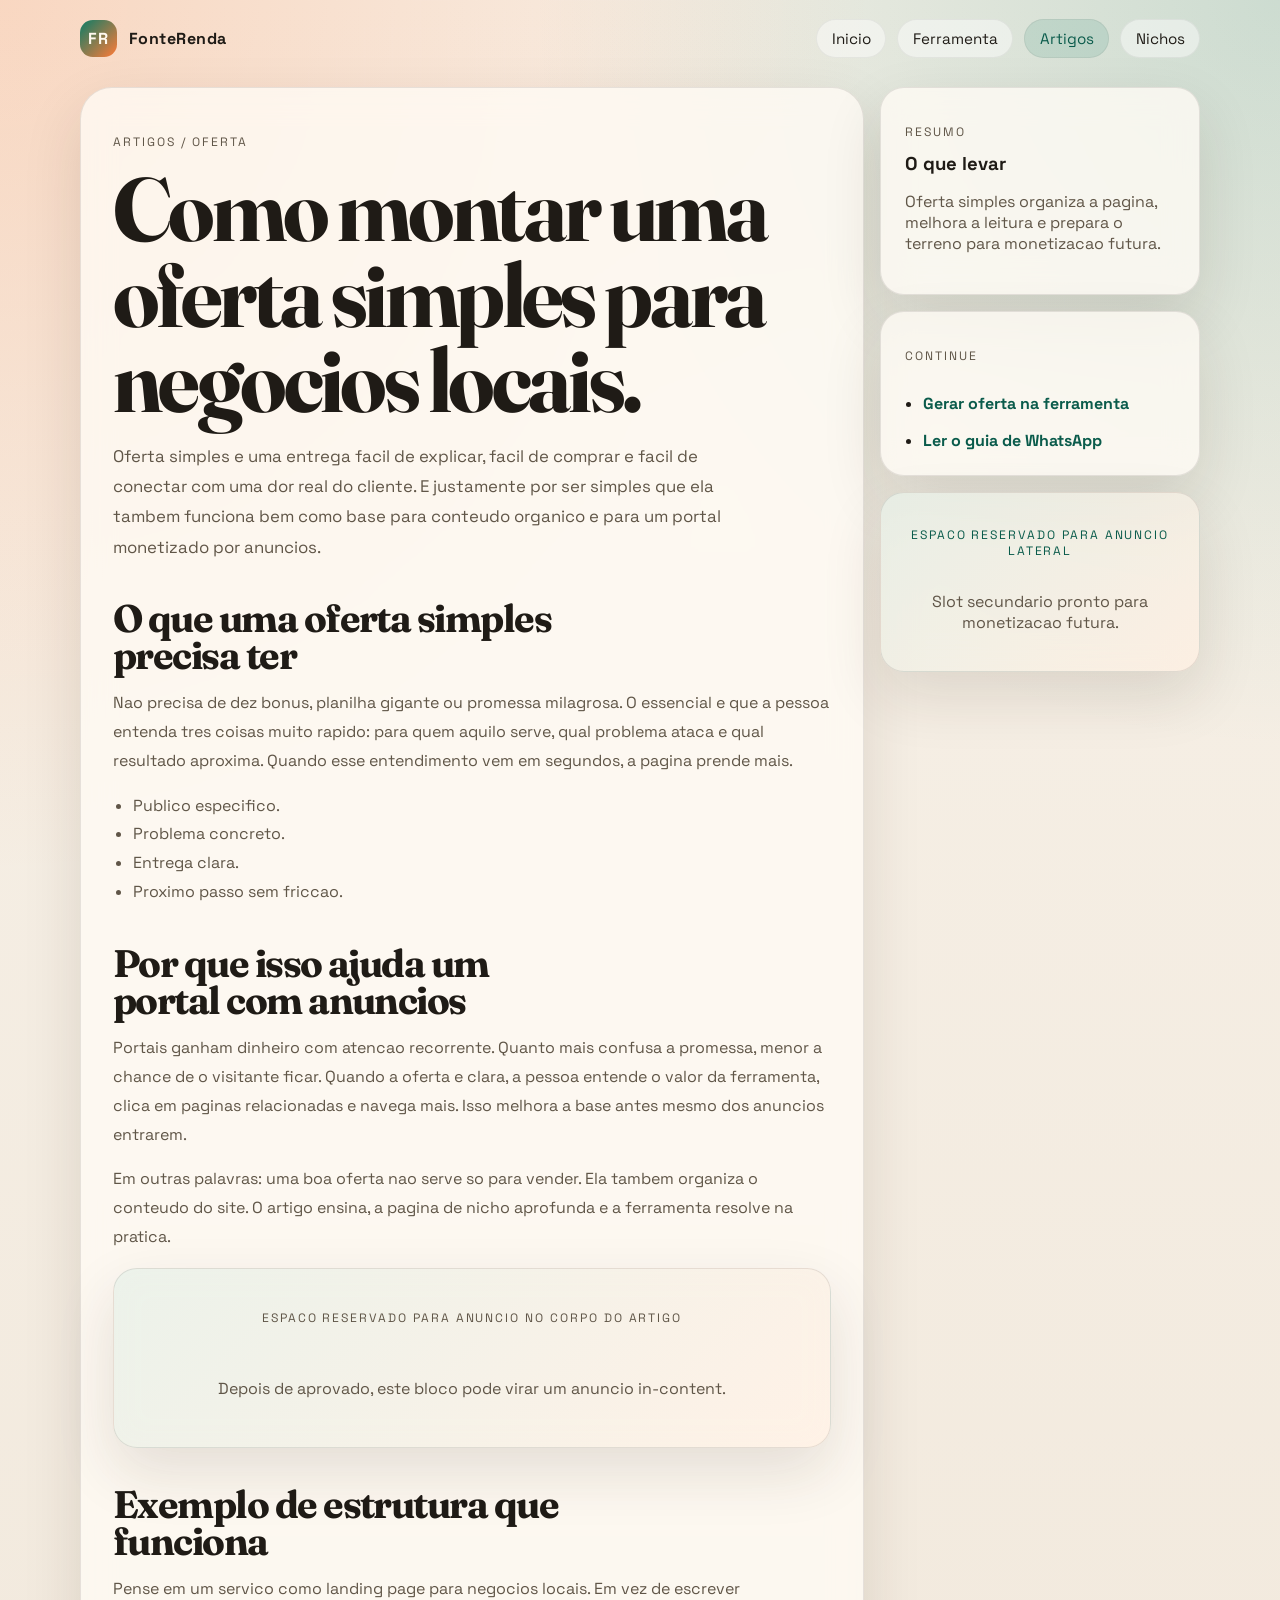
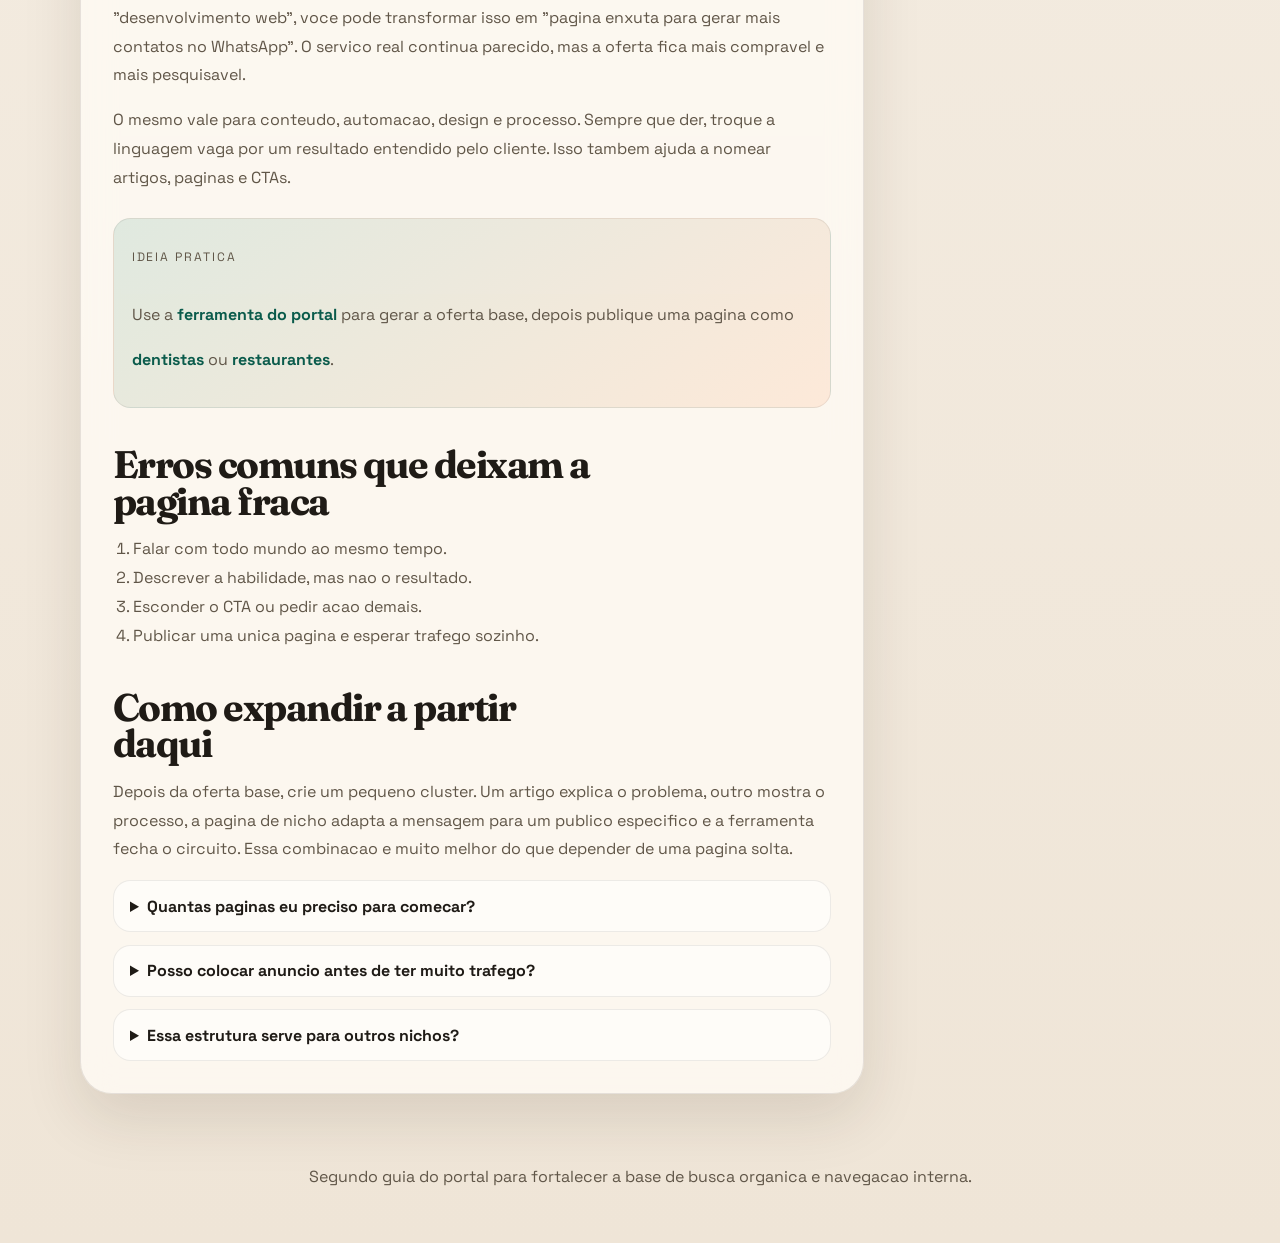
<file: artigos/oferta-simples-para-negocios-locais.html>
<!DOCTYPE html>
<html lang="pt-BR">
<head>
  <meta charset="UTF-8">
  <meta name="viewport" content="width=device-width, initial-scale=1.0">
  <title>Como montar uma oferta simples para negocios locais | FonteRenda</title>
  <meta
    name="description"
    content="Entenda como montar uma oferta simples para negocios locais e usar isso para paginas organicas e monetizacao futura."
  >
  <link rel="preconnect" href="https://fonts.googleapis.com">
  <link rel="preconnect" href="https://fonts.gstatic.com" crossorigin>
  <link
    href="https://fonts.googleapis.com/css2?family=Fraunces:opsz,wght@9..144,600;9..144,700&family=Space+Grotesk:wght@400;500;700&display=swap"
    rel="stylesheet"
  >
  <link rel="icon" href="../favicon.svg" type="image/svg+xml">
  <link rel="canonical" href="https://fonterenda.wicolly-alcantara.workers.dev/artigos/oferta-simples-para-negocios-locais.html">
  <link rel="stylesheet" href="../styles.css">
</head>
<body>
  <div class="noise"></div>

  <header class="page-header site-shell">
    <nav class="topbar">
      <a class="brand" href="../index.html" aria-label="FonteRenda pagina inicial">
        <span class="brand-mark">FR</span>
        <span class="brand-name">FonteRenda</span>
      </a>

      <div class="site-nav">
        <a href="../index.html">Inicio</a>
        <a href="../ferramenta.html">Ferramenta</a>
        <a href="oferta-simples-para-negocios-locais.html" aria-current="page">Artigos</a>
        <a href="../nichos/restaurantes.html">Nichos</a>
      </div>
    </nav>
  </header>

  <main class="site-shell article-layout">
    <article class="prose-shell prose">
      <p class="breadcrumb">Artigos / Oferta</p>
      <h1>Como montar uma oferta simples para negocios locais.</h1>
      <p class="lead">
        Oferta simples e uma entrega facil de explicar, facil de comprar e facil de conectar
        com uma dor real do cliente. E justamente por ser simples que ela tambem funciona bem
        como base para conteudo organico e para um portal monetizado por anuncios.
      </p>

      <h2>O que uma oferta simples precisa ter</h2>
      <p>
        Nao precisa de dez bonus, planilha gigante ou promessa milagrosa. O essencial e que a
        pessoa entenda tres coisas muito rapido: para quem aquilo serve, qual problema ataca e
        qual resultado aproxima. Quando esse entendimento vem em segundos, a pagina prende mais.
      </p>
      <ul>
        <li>Publico especifico.</li>
        <li>Problema concreto.</li>
        <li>Entrega clara.</li>
        <li>Proximo passo sem friccao.</li>
      </ul>

      <h2>Por que isso ajuda um portal com anuncios</h2>
      <p>
        Portais ganham dinheiro com atencao recorrente. Quanto mais confusa a promessa, menor a chance
        de o visitante ficar. Quando a oferta e clara, a pessoa entende o valor da ferramenta,
        clica em paginas relacionadas e navega mais. Isso melhora a base antes mesmo dos anuncios entrarem.
      </p>
      <p>
        Em outras palavras: uma boa oferta nao serve so para vender. Ela tambem organiza o conteudo do site.
        O artigo ensina, a pagina de nicho aprofunda e a ferramenta resolve na pratica.
      </p>

      <section
        class="ad-slot ad-slot-article"
        id="ad-oferta-inline-1"
        data-ad-slot-name="oferta-inline-1"
        aria-label="Espaco reservado para anuncio no corpo do artigo"
      >
        <p class="ad-label">Espaco reservado para anuncio no corpo do artigo</p>
        <p class="ad-help">Depois de aprovado, este bloco pode virar um anuncio in-content.</p>
      </section>

      <h2>Exemplo de estrutura que funciona</h2>
      <p>
        Pense em um servico como landing page para negocios locais. Em vez de escrever "desenvolvimento web",
        voce pode transformar isso em "pagina enxuta para gerar mais contatos no WhatsApp". O servico real
        continua parecido, mas a oferta fica mais compravel e mais pesquisavel.
      </p>
      <p>
        O mesmo vale para conteudo, automacao, design e processo. Sempre que der, troque a linguagem vaga
        por um resultado entendido pelo cliente. Isso tambem ajuda a nomear artigos, paginas e CTAs.
      </p>

      <div class="callout">
        <p class="section-meta">Ideia pratica</p>
        <p>
          Use a <a class="text-link" href="../ferramenta.html">ferramenta do portal</a> para gerar a oferta base,
          depois publique uma pagina como <a class="text-link" href="../nichos/dentistas.html">dentistas</a> ou
          <a class="text-link" href="../nichos/restaurantes.html">restaurantes</a>.
        </p>
      </div>

      <h2>Erros comuns que deixam a pagina fraca</h2>
      <ol>
        <li>Falar com todo mundo ao mesmo tempo.</li>
        <li>Descrever a habilidade, mas nao o resultado.</li>
        <li>Esconder o CTA ou pedir acao demais.</li>
        <li>Publicar uma unica pagina e esperar trafego sozinho.</li>
      </ol>

      <h2>Como expandir a partir daqui</h2>
      <p>
        Depois da oferta base, crie um pequeno cluster. Um artigo explica o problema, outro mostra o processo,
        a pagina de nicho adapta a mensagem para um publico especifico e a ferramenta fecha o circuito.
        Essa combinacao e muito melhor do que depender de uma pagina solta.
      </p>

      <section class="faq-list">
        <details>
          <summary>Quantas paginas eu preciso para comecar?</summary>
          <p>Com a home, a ferramenta, dois artigos e duas paginas de nicho voce ja tem uma base melhor do que uma landing unica.</p>
        </details>
        <details>
          <summary>Posso colocar anuncio antes de ter muito trafego?</summary>
          <p>Pode preparar o espaco agora, mas vale testar monetizacao de verdade quando houver visitas consistentes.</p>
        </details>
        <details>
          <summary>Essa estrutura serve para outros nichos?</summary>
          <p>Sim. A mesma logica pode ser replicada para esteticistas, oficinas, academias e outros negocios locais.</p>
        </details>
      </section>
    </article>

    <aside class="sidebar-column">
      <section class="sidebar-card">
        <p class="eyebrow">Resumo</p>
        <h3>O que levar</h3>
        <p>Oferta simples organiza a pagina, melhora a leitura e prepara o terreno para monetizacao futura.</p>
      </section>

      <section class="sidebar-card">
        <p class="eyebrow">Continue</p>
        <ul>
          <li><a class="text-link" href="../ferramenta.html">Gerar oferta na ferramenta</a></li>
          <li><a class="text-link" href="como-conseguir-clientes-no-whatsapp.html">Ler o guia de WhatsApp</a></li>
        </ul>
      </section>

      <section
        class="ad-slot ad-slot-sidebar"
        id="ad-oferta-sidebar-1"
        data-ad-slot-name="oferta-sidebar-1"
        aria-label="Espaco reservado para anuncio na lateral"
      >
        <p class="ad-label">Espaco reservado para anuncio lateral</p>
        <p class="ad-help">Slot secundario pronto para monetizacao futura.</p>
      </section>
    </aside>
  </main>

  <footer class="footer site-shell">
    <p>Segundo guia do portal para fortalecer a base de busca organica e navegacao interna.</p>
  </footer>
</body>
</html>
</file>
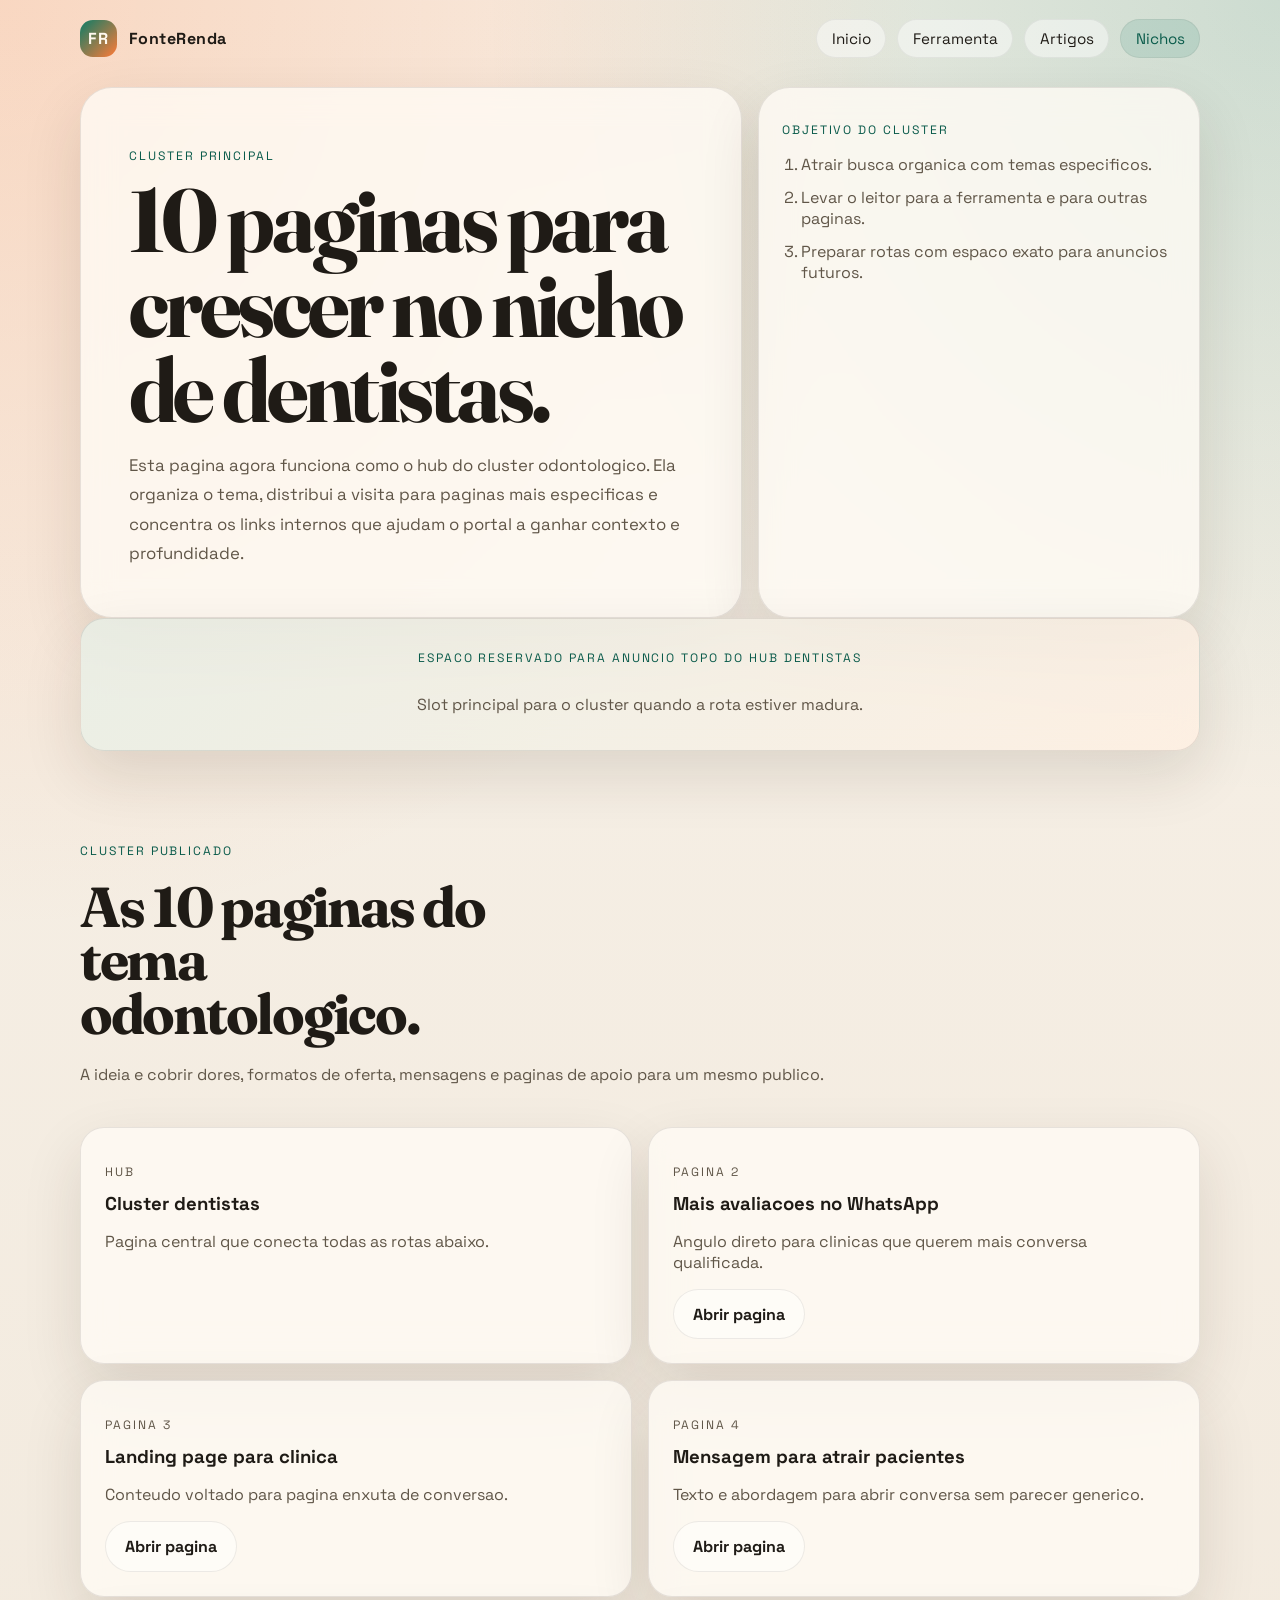
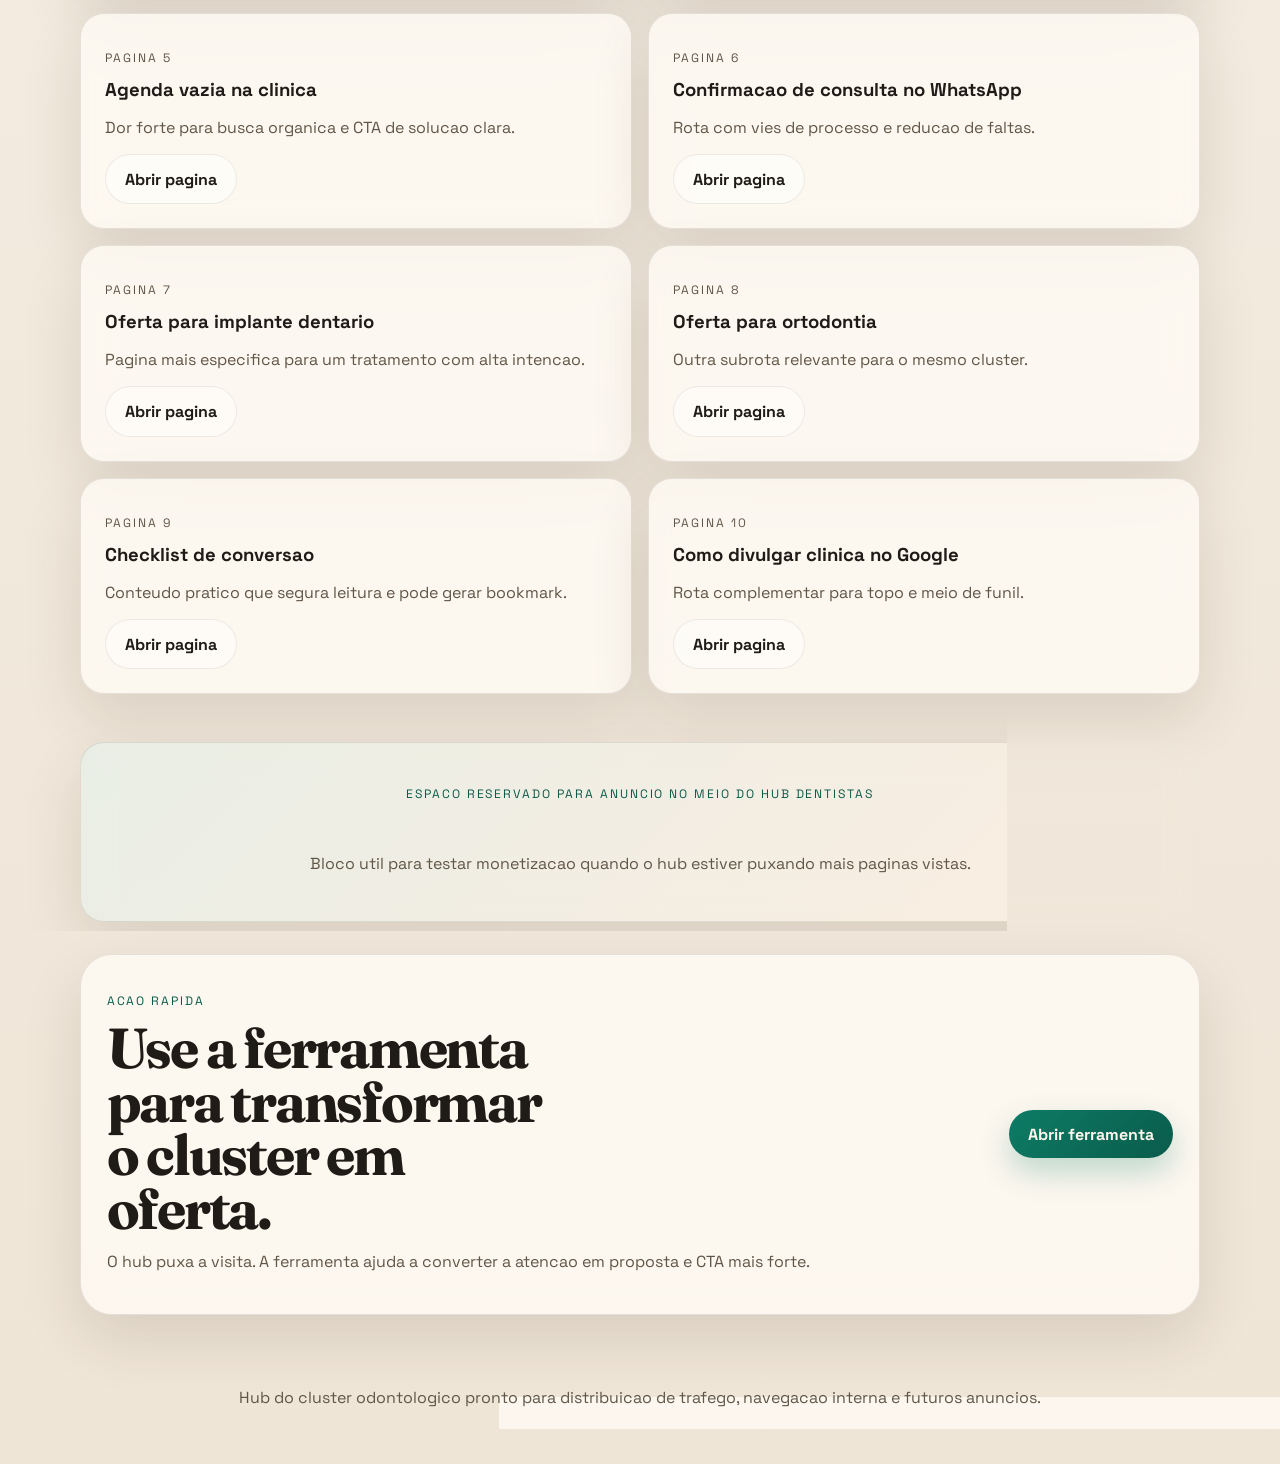
<file: nichos/dentistas.html>
<!DOCTYPE html>
<html lang="pt-BR">
<head>
  <meta charset="UTF-8">
  <meta name="viewport" content="width=device-width, initial-scale=1.0">
  <title>Cluster dentistas | FonteRenda</title>
  <meta
    name="description"
    content="Hub do cluster organico para clinicas odontologicas com 10 paginas, links internos e espacos prontos para anuncios."
  >
  <link rel="preconnect" href="https://fonts.googleapis.com">
  <link rel="preconnect" href="https://fonts.gstatic.com" crossorigin>
  <link
    href="https://fonts.googleapis.com/css2?family=Fraunces:opsz,wght@9..144,600;9..144,700&family=Space+Grotesk:wght@400;500;700&display=swap"
    rel="stylesheet"
  >
  <link rel="icon" href="../favicon.svg" type="image/svg+xml">
  <link rel="canonical" href="https://fonterenda.wicolly-alcantara.workers.dev/nichos/dentistas.html">
  <link rel="stylesheet" href="../styles.css">
</head>
<body>
  <div class="noise"></div>

  <header class="page-header site-shell">
    <nav class="topbar">
      <a class="brand" href="../index.html" aria-label="FonteRenda pagina inicial">
        <span class="brand-mark">FR</span>
        <span class="brand-name">FonteRenda</span>
      </a>

      <div class="site-nav">
        <a href="../index.html">Inicio</a>
        <a href="../ferramenta.html">Ferramenta</a>
        <a href="../artigos/como-conseguir-clientes-no-whatsapp.html">Artigos</a>
        <a href="dentistas.html" aria-current="page">Nichos</a>
      </div>
    </nav>
  </header>

  <main class="site-shell">
    <section class="hero hero-home">
      <div class="panel panel-large">
        <p class="eyebrow">Cluster principal</p>
        <h1>10 paginas para crescer no nicho de dentistas.</h1>
        <p class="lead">
          Esta pagina agora funciona como o hub do cluster odontologico. Ela organiza o tema,
          distribui a visita para paginas mais especificas e concentra os links internos que ajudam
          o portal a ganhar contexto e profundidade.
        </p>
      </div>

      <aside class="panel hero-side">
        <p class="eyebrow">Objetivo do cluster</p>
        <ol class="stack-list">
          <li>Atrair busca organica com temas especificos.</li>
          <li>Levar o leitor para a ferramenta e para outras paginas.</li>
          <li>Preparar rotas com espaco exato para anuncios futuros.</li>
        </ol>
      </aside>
    </section>

    <section
      class="ad-slot ad-slot-banner"
      id="ad-dentistas-hub-top"
      data-ad-slot-name="dentistas-hub-top"
      aria-label="Espaco reservado para anuncio no topo do hub de dentistas"
    >
      <p class="ad-label">Espaco reservado para anuncio topo do hub dentistas</p>
      <p class="ad-help">Slot principal para o cluster quando a rota estiver madura.</p>
    </section>

    <section class="section">
      <div class="section-heading">
        <p class="eyebrow">Cluster publicado</p>
        <h2>As 10 paginas do tema odontologico.</h2>
        <p class="section-intro">
          A ideia e cobrir dores, formatos de oferta, mensagens e paginas de apoio para um mesmo publico.
        </p>
      </div>

      <div class="grid-two">
        <article class="article-preview">
          <p class="card-kicker">Hub</p>
          <h3>Cluster dentistas</h3>
          <p>Pagina central que conecta todas as rotas abaixo.</p>
        </article>

        <article class="article-preview">
          <p class="card-kicker">Pagina 2</p>
          <h3>Mais avaliacoes no WhatsApp</h3>
          <p>Angulo direto para clinicas que querem mais conversa qualificada.</p>
          <a class="button button-ghost" href="../artigos/dentistas/como-receber-mais-avaliacoes-no-whatsapp.html">Abrir pagina</a>
        </article>

        <article class="article-preview">
          <p class="card-kicker">Pagina 3</p>
          <h3>Landing page para clinica</h3>
          <p>Conteudo voltado para pagina enxuta de conversao.</p>
          <a class="button button-ghost" href="../artigos/dentistas/landing-page-para-clinica-odontologica.html">Abrir pagina</a>
        </article>

        <article class="article-preview">
          <p class="card-kicker">Pagina 4</p>
          <h3>Mensagem para atrair pacientes</h3>
          <p>Texto e abordagem para abrir conversa sem parecer generico.</p>
          <a class="button button-ghost" href="../artigos/dentistas/mensagem-para-atrair-pacientes.html">Abrir pagina</a>
        </article>

        <article class="article-preview">
          <p class="card-kicker">Pagina 5</p>
          <h3>Agenda vazia na clinica</h3>
          <p>Dor forte para busca organica e CTA de solucao clara.</p>
          <a class="button button-ghost" href="../artigos/dentistas/agenda-vazia-na-clinica-odontologica.html">Abrir pagina</a>
        </article>

        <article class="article-preview">
          <p class="card-kicker">Pagina 6</p>
          <h3>Confirmacao de consulta no WhatsApp</h3>
          <p>Rota com vies de processo e reducao de faltas.</p>
          <a class="button button-ghost" href="../artigos/dentistas/confirmacao-de-consulta-no-whatsapp.html">Abrir pagina</a>
        </article>

        <article class="article-preview">
          <p class="card-kicker">Pagina 7</p>
          <h3>Oferta para implante dentario</h3>
          <p>Pagina mais especifica para um tratamento com alta intencao.</p>
          <a class="button button-ghost" href="../artigos/dentistas/oferta-para-implante-dentario.html">Abrir pagina</a>
        </article>

        <article class="article-preview">
          <p class="card-kicker">Pagina 8</p>
          <h3>Oferta para ortodontia</h3>
          <p>Outra subrota relevante para o mesmo cluster.</p>
          <a class="button button-ghost" href="../artigos/dentistas/oferta-para-ortodontia.html">Abrir pagina</a>
        </article>

        <article class="article-preview">
          <p class="card-kicker">Pagina 9</p>
          <h3>Checklist de conversao</h3>
          <p>Conteudo pratico que segura leitura e pode gerar bookmark.</p>
          <a class="button button-ghost" href="../artigos/dentistas/checklist-de-conversao-para-clinica.html">Abrir pagina</a>
        </article>

        <article class="article-preview">
          <p class="card-kicker">Pagina 10</p>
          <h3>Como divulgar clinica no Google</h3>
          <p>Rota complementar para topo e meio de funil.</p>
          <a class="button button-ghost" href="../artigos/dentistas/como-divulgar-clinica-odontologica-no-google.html">Abrir pagina</a>
        </article>
      </div>
    </section>

    <section
      class="ad-slot ad-slot-inline"
      id="ad-dentistas-hub-inline-1"
      data-ad-slot-name="dentistas-hub-inline-1"
      aria-label="Espaco reservado para anuncio no meio do hub dentistas"
    >
      <p class="ad-label">Espaco reservado para anuncio no meio do hub dentistas</p>
      <p class="ad-help">Bloco util para testar monetizacao quando o hub estiver puxando mais paginas vistas.</p>
    </section>

    <section class="cta-band">
      <div>
        <p class="eyebrow">Acao rapida</p>
        <h2>Use a ferramenta para transformar o cluster em oferta.</h2>
        <p class="section-intro">
          O hub puxa a visita. A ferramenta ajuda a converter a atencao em proposta e CTA mais forte.
        </p>
      </div>
      <a class="button button-primary" href="../ferramenta.html">Abrir ferramenta</a>
    </section>
  </main>

  <footer class="footer site-shell">
    <p>Hub do cluster odontologico pronto para distribuicao de trafego, navegacao interna e futuros anuncios.</p>
  </footer>
</body>
</html>
</file>
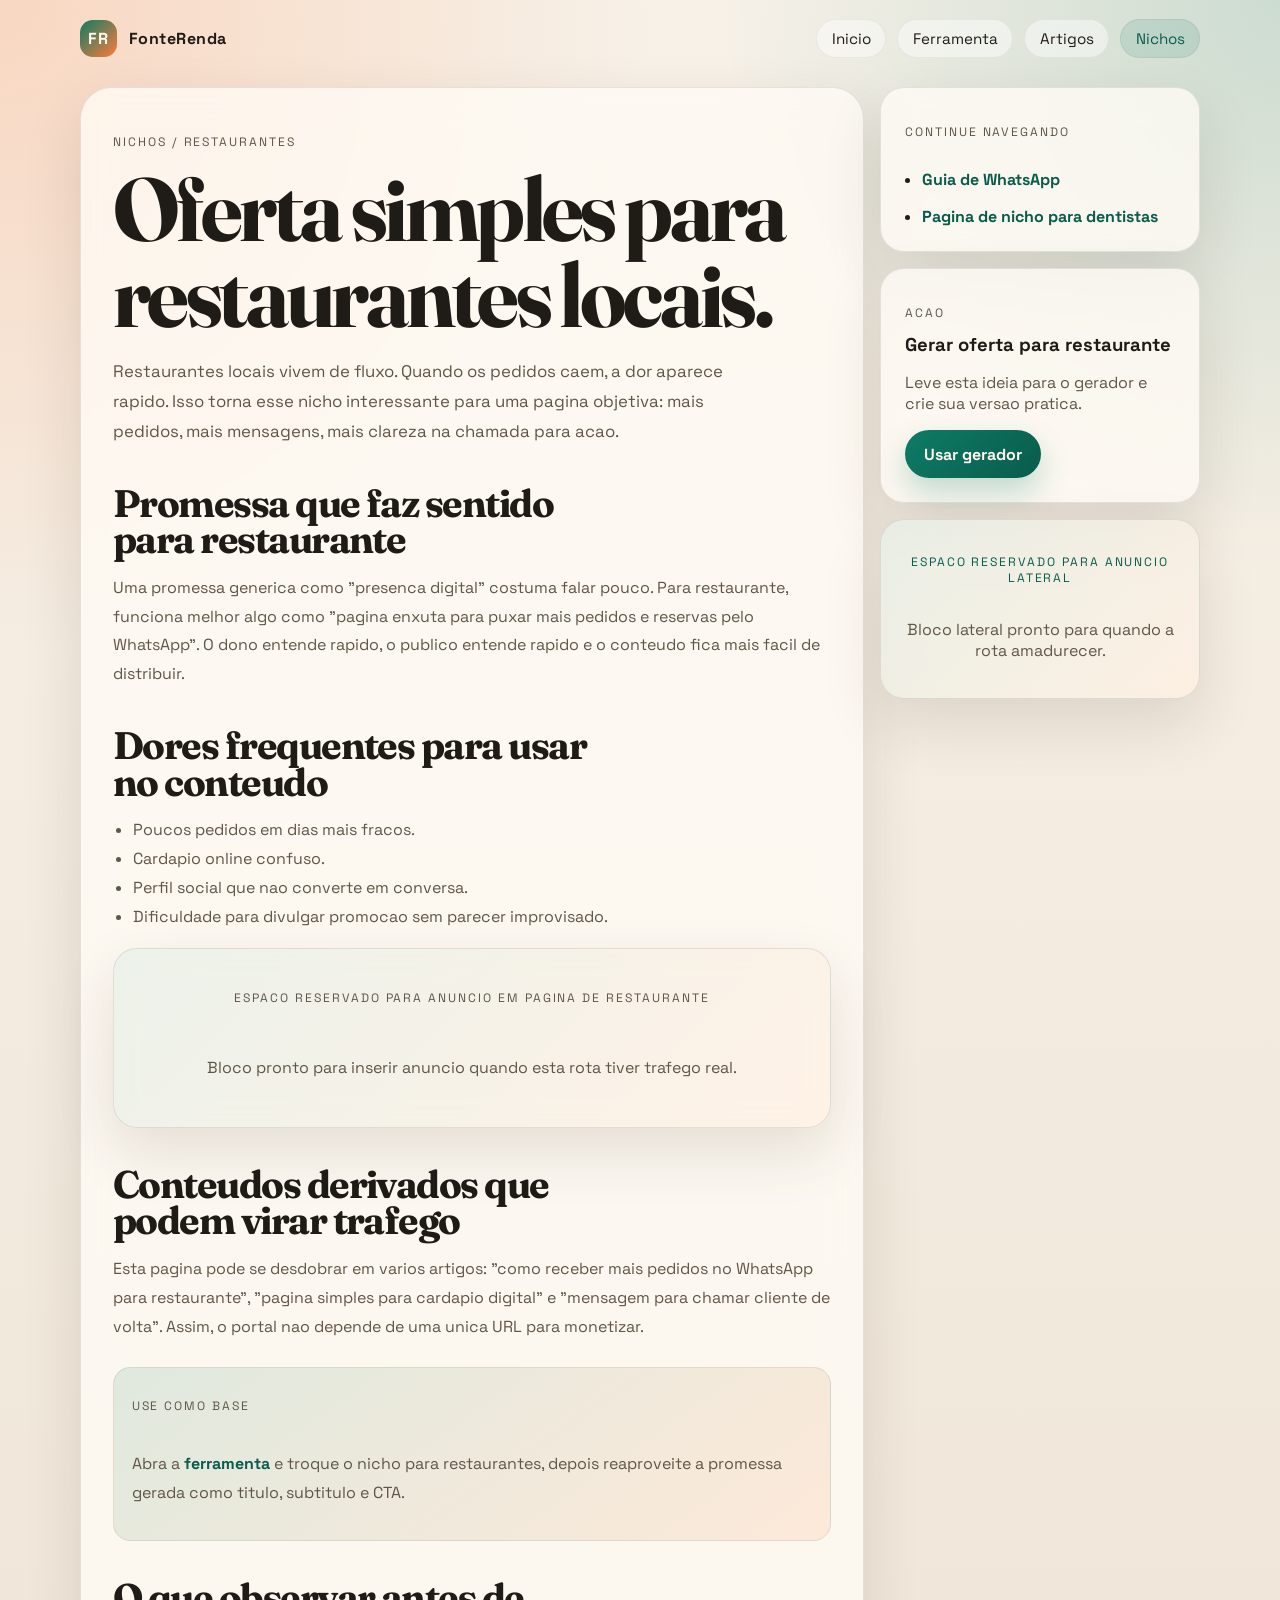
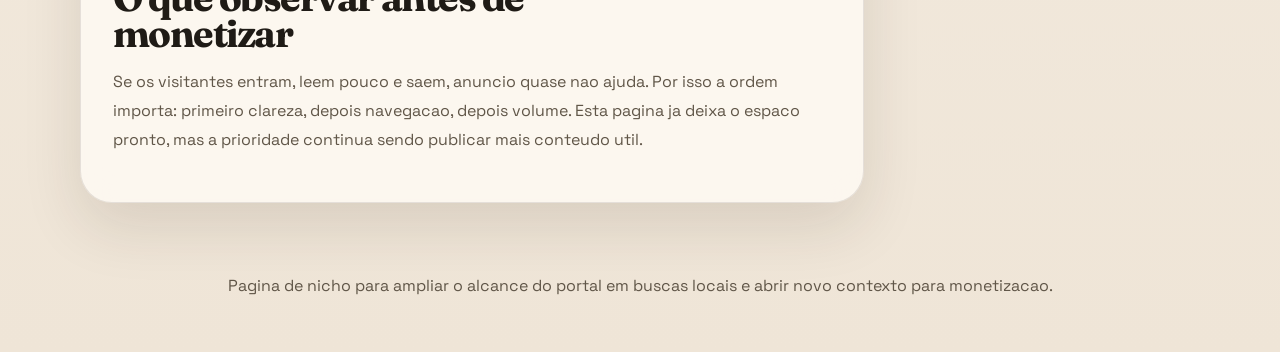
<file: nichos/restaurantes.html>
<!DOCTYPE html>
<html lang="pt-BR">
<head>
  <meta charset="UTF-8">
  <meta name="viewport" content="width=device-width, initial-scale=1.0">
  <title>Oferta para restaurantes locais | FonteRenda</title>
  <meta
    name="description"
    content="Pagina de nicho para restaurantes locais com angulos de oferta, conteudo e blocos reservados para anuncios."
  >
  <link rel="preconnect" href="https://fonts.googleapis.com">
  <link rel="preconnect" href="https://fonts.gstatic.com" crossorigin>
  <link
    href="https://fonts.googleapis.com/css2?family=Fraunces:opsz,wght@9..144,600;9..144,700&family=Space+Grotesk:wght@400;500;700&display=swap"
    rel="stylesheet"
  >
  <link rel="icon" href="../favicon.svg" type="image/svg+xml">
  <link rel="canonical" href="https://fonterenda.wicolly-alcantara.workers.dev/nichos/restaurantes.html">
  <link rel="stylesheet" href="../styles.css">
</head>
<body>
  <div class="noise"></div>

  <header class="page-header site-shell">
    <nav class="topbar">
      <a class="brand" href="../index.html" aria-label="FonteRenda pagina inicial">
        <span class="brand-mark">FR</span>
        <span class="brand-name">FonteRenda</span>
      </a>

      <div class="site-nav">
        <a href="../index.html">Inicio</a>
        <a href="../ferramenta.html">Ferramenta</a>
        <a href="../artigos/oferta-simples-para-negocios-locais.html">Artigos</a>
        <a href="restaurantes.html" aria-current="page">Nichos</a>
      </div>
    </nav>
  </header>

  <main class="site-shell article-layout">
    <article class="prose-shell prose">
      <p class="breadcrumb">Nichos / Restaurantes</p>
      <h1>Oferta simples para restaurantes locais.</h1>
      <p class="lead">
        Restaurantes locais vivem de fluxo. Quando os pedidos caem, a dor aparece rapido.
        Isso torna esse nicho interessante para uma pagina objetiva: mais pedidos, mais mensagens,
        mais clareza na chamada para acao.
      </p>

      <h2>Promessa que faz sentido para restaurante</h2>
      <p>
        Uma promessa generica como "presenca digital" costuma falar pouco. Para restaurante,
        funciona melhor algo como "pagina enxuta para puxar mais pedidos e reservas pelo WhatsApp".
        O dono entende rapido, o publico entende rapido e o conteudo fica mais facil de distribuir.
      </p>

      <h2>Dores frequentes para usar no conteudo</h2>
      <ul>
        <li>Poucos pedidos em dias mais fracos.</li>
        <li>Cardapio online confuso.</li>
        <li>Perfil social que nao converte em conversa.</li>
        <li>Dificuldade para divulgar promocao sem parecer improvisado.</li>
      </ul>

      <section
        class="ad-slot ad-slot-article"
        id="ad-restaurantes-inline-1"
        data-ad-slot-name="restaurantes-inline-1"
        aria-label="Espaco reservado para anuncio na pagina de restaurantes"
      >
        <p class="ad-label">Espaco reservado para anuncio em pagina de restaurante</p>
        <p class="ad-help">Bloco pronto para inserir anuncio quando esta rota tiver trafego real.</p>
      </section>

      <h2>Conteudos derivados que podem virar trafego</h2>
      <p>
        Esta pagina pode se desdobrar em varios artigos: "como receber mais pedidos no WhatsApp para restaurante",
        "pagina simples para cardapio digital" e "mensagem para chamar cliente de volta". Assim, o portal nao depende
        de uma unica URL para monetizar.
      </p>

      <div class="callout">
        <p class="section-meta">Use como base</p>
        <p>
          Abra a <a class="text-link" href="../ferramenta.html">ferramenta</a> e troque o nicho para restaurantes,
          depois reaproveite a promessa gerada como titulo, subtitulo e CTA.
        </p>
      </div>

      <h2>O que observar antes de monetizar</h2>
      <p>
        Se os visitantes entram, leem pouco e saem, anuncio quase nao ajuda. Por isso a ordem importa:
        primeiro clareza, depois navegacao, depois volume. Esta pagina ja deixa o espaco pronto,
        mas a prioridade continua sendo publicar mais conteudo util.
      </p>
    </article>

    <aside class="sidebar-column">
      <section class="sidebar-card">
        <p class="eyebrow">Continue navegando</p>
        <ul>
          <li><a class="text-link" href="../artigos/como-conseguir-clientes-no-whatsapp.html">Guia de WhatsApp</a></li>
          <li><a class="text-link" href="../nichos/dentistas.html">Pagina de nicho para dentistas</a></li>
        </ul>
      </section>

      <section class="sidebar-card">
        <p class="eyebrow">Acao</p>
        <h3>Gerar oferta para restaurante</h3>
        <p>Leve esta ideia para o gerador e crie sua versao pratica.</p>
        <a class="button button-primary" href="../ferramenta.html">Usar gerador</a>
      </section>

      <section
        class="ad-slot ad-slot-sidebar"
        id="ad-restaurantes-sidebar-1"
        data-ad-slot-name="restaurantes-sidebar-1"
        aria-label="Espaco reservado para anuncio na lateral"
      >
        <p class="ad-label">Espaco reservado para anuncio lateral</p>
        <p class="ad-help">Bloco lateral pronto para quando a rota amadurecer.</p>
      </section>
    </aside>
  </main>

  <footer class="footer site-shell">
    <p>Pagina de nicho para ampliar o alcance do portal em buscas locais e abrir novo contexto para monetizacao.</p>
  </footer>
</body>
</html>
</file>
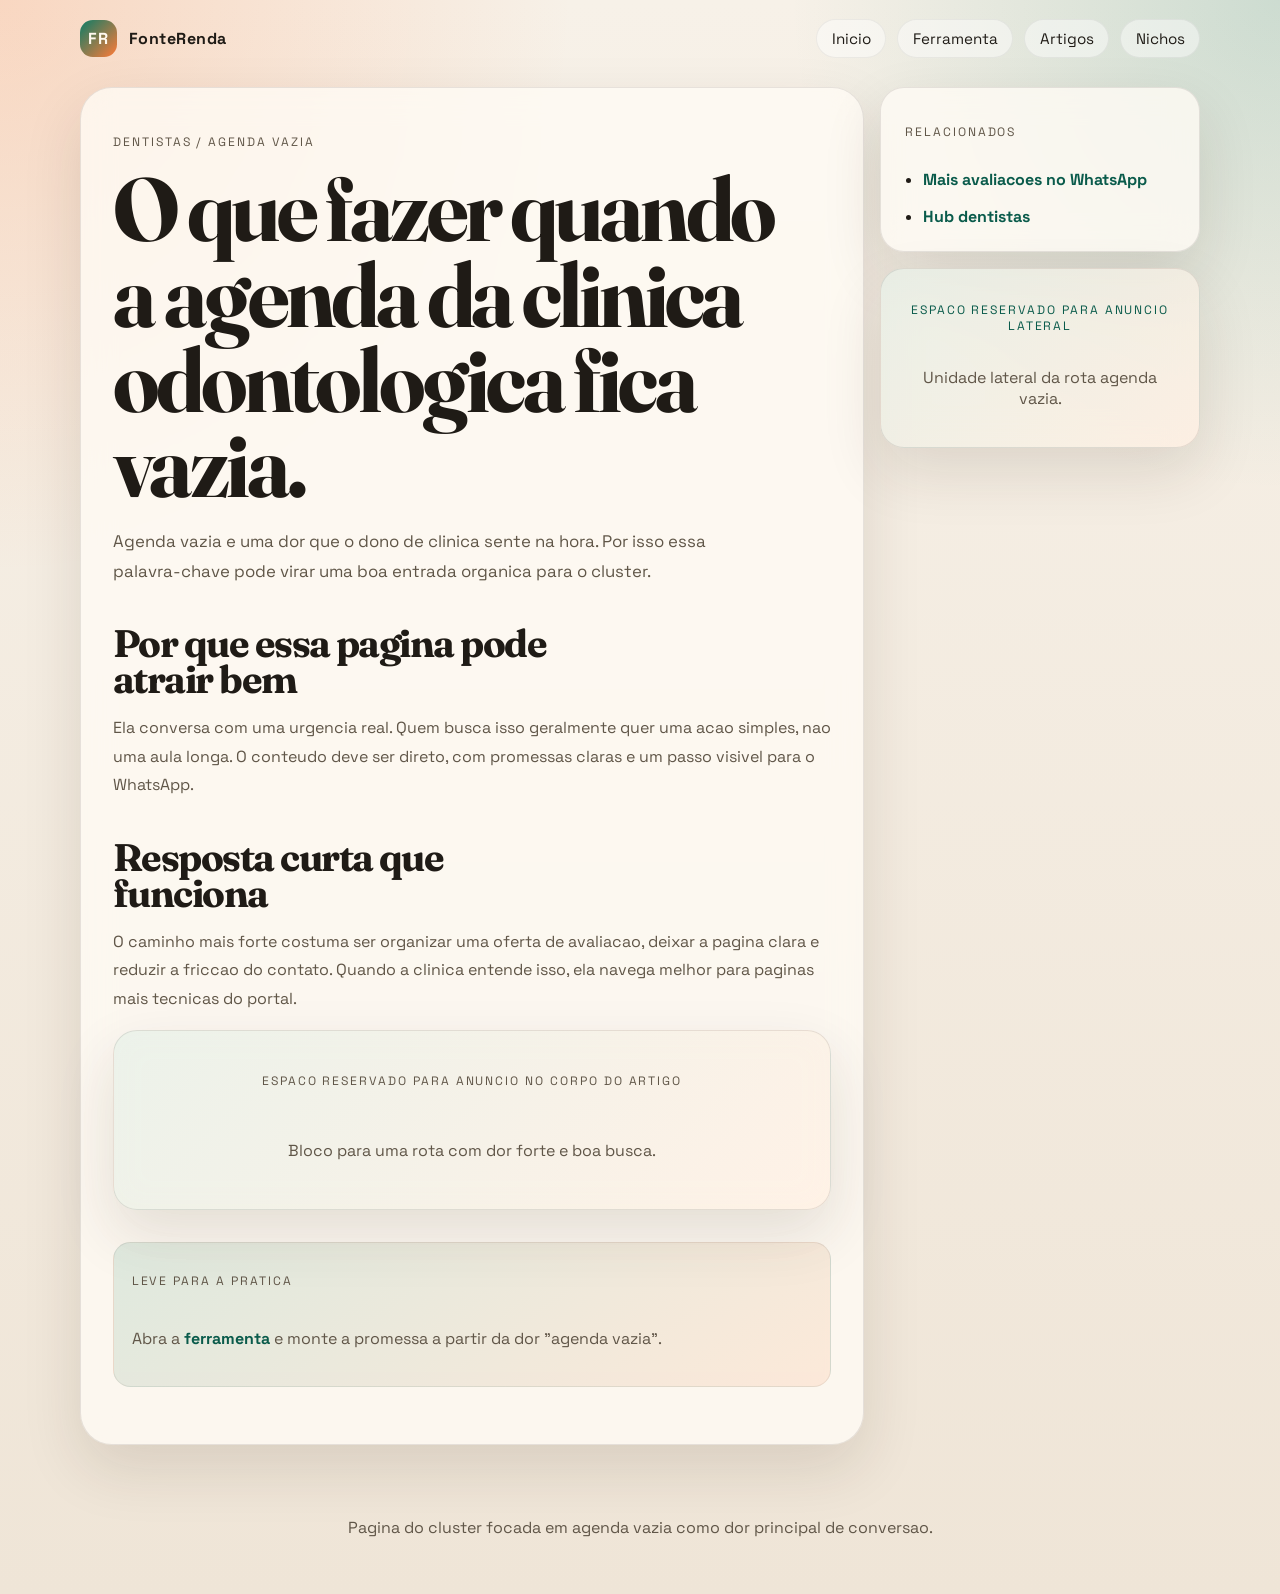
<file: artigos/dentistas/agenda-vazia-na-clinica-odontologica.html>
<!DOCTYPE html>
<html lang="pt-BR">
<head>
  <meta charset="UTF-8">
  <meta name="viewport" content="width=device-width, initial-scale=1.0">
  <title>Agenda vazia na clinica odontologica | FonteRenda</title>
  <meta name="description" content="Veja como tratar a dor de agenda vazia na clinica odontologica com promessa clara, pagina simples e CTA para WhatsApp.">
  <link rel="preconnect" href="https://fonts.googleapis.com">
  <link rel="preconnect" href="https://fonts.gstatic.com" crossorigin>
  <link href="https://fonts.googleapis.com/css2?family=Fraunces:opsz,wght@9..144,600;9..144,700&family=Space+Grotesk:wght@400;500;700&display=swap" rel="stylesheet">
  <link rel="icon" href="../../favicon.svg" type="image/svg+xml">
  <link rel="canonical" href="https://fonterenda.wicolly-alcantara.workers.dev/artigos/dentistas/agenda-vazia-na-clinica-odontologica.html">
  <link rel="stylesheet" href="../../styles.css">
</head>
<body>
  <div class="noise"></div>
  <header class="page-header site-shell">
    <nav class="topbar">
      <a class="brand" href="../../index.html" aria-label="FonteRenda pagina inicial"><span class="brand-mark">FR</span><span class="brand-name">FonteRenda</span></a>
      <div class="site-nav">
        <a href="../../index.html">Inicio</a>
        <a href="../../ferramenta.html">Ferramenta</a>
        <a href="../oferta-simples-para-negocios-locais.html">Artigos</a>
        <a href="../../nichos/dentistas.html">Nichos</a>
      </div>
    </nav>
  </header>
  <main class="site-shell article-layout">
    <article class="prose-shell prose">
      <p class="breadcrumb">Dentistas / Agenda vazia</p>
      <h1>O que fazer quando a agenda da clinica odontologica fica vazia.</h1>
      <p class="lead">Agenda vazia e uma dor que o dono de clinica sente na hora. Por isso essa palavra-chave pode virar uma boa entrada organica para o cluster.</p>
      <h2>Por que essa pagina pode atrair bem</h2>
      <p>Ela conversa com uma urgencia real. Quem busca isso geralmente quer uma acao simples, nao uma aula longa. O conteudo deve ser direto, com promessas claras e um passo visivel para o WhatsApp.</p>
      <h2>Resposta curta que funciona</h2>
      <p>O caminho mais forte costuma ser organizar uma oferta de avaliacao, deixar a pagina clara e reduzir a friccao do contato. Quando a clinica entende isso, ela navega melhor para paginas mais tecnicas do portal.</p>
      <section class="ad-slot ad-slot-article" id="ad-dentistas-agenda-inline-1" data-ad-slot-name="dentistas-agenda-inline-1" aria-label="Espaco reservado para anuncio no artigo de agenda vazia">
        <p class="ad-label">Espaco reservado para anuncio no corpo do artigo</p>
        <p class="ad-help">Bloco para uma rota com dor forte e boa busca.</p>
      </section>
      <div class="callout">
        <p class="section-meta">Leve para a pratica</p>
        <p>Abra a <a class="text-link" href="../../ferramenta.html">ferramenta</a> e monte a promessa a partir da dor "agenda vazia".</p>
      </div>
    </article>
    <aside class="sidebar-column">
      <section class="sidebar-card">
        <p class="eyebrow">Relacionados</p>
        <ul>
          <li><a class="text-link" href="como-receber-mais-avaliacoes-no-whatsapp.html">Mais avaliacoes no WhatsApp</a></li>
          <li><a class="text-link" href="../../nichos/dentistas.html">Hub dentistas</a></li>
        </ul>
      </section>
      <section class="ad-slot ad-slot-sidebar" id="ad-dentistas-agenda-sidebar-1" data-ad-slot-name="dentistas-agenda-sidebar-1" aria-label="Espaco reservado para anuncio na lateral">
        <p class="ad-label">Espaco reservado para anuncio lateral</p>
        <p class="ad-help">Unidade lateral da rota agenda vazia.</p>
      </section>
    </aside>
  </main>
  <footer class="footer site-shell"><p>Pagina do cluster focada em agenda vazia como dor principal de conversao.</p></footer>
</body>
</html>
</file>
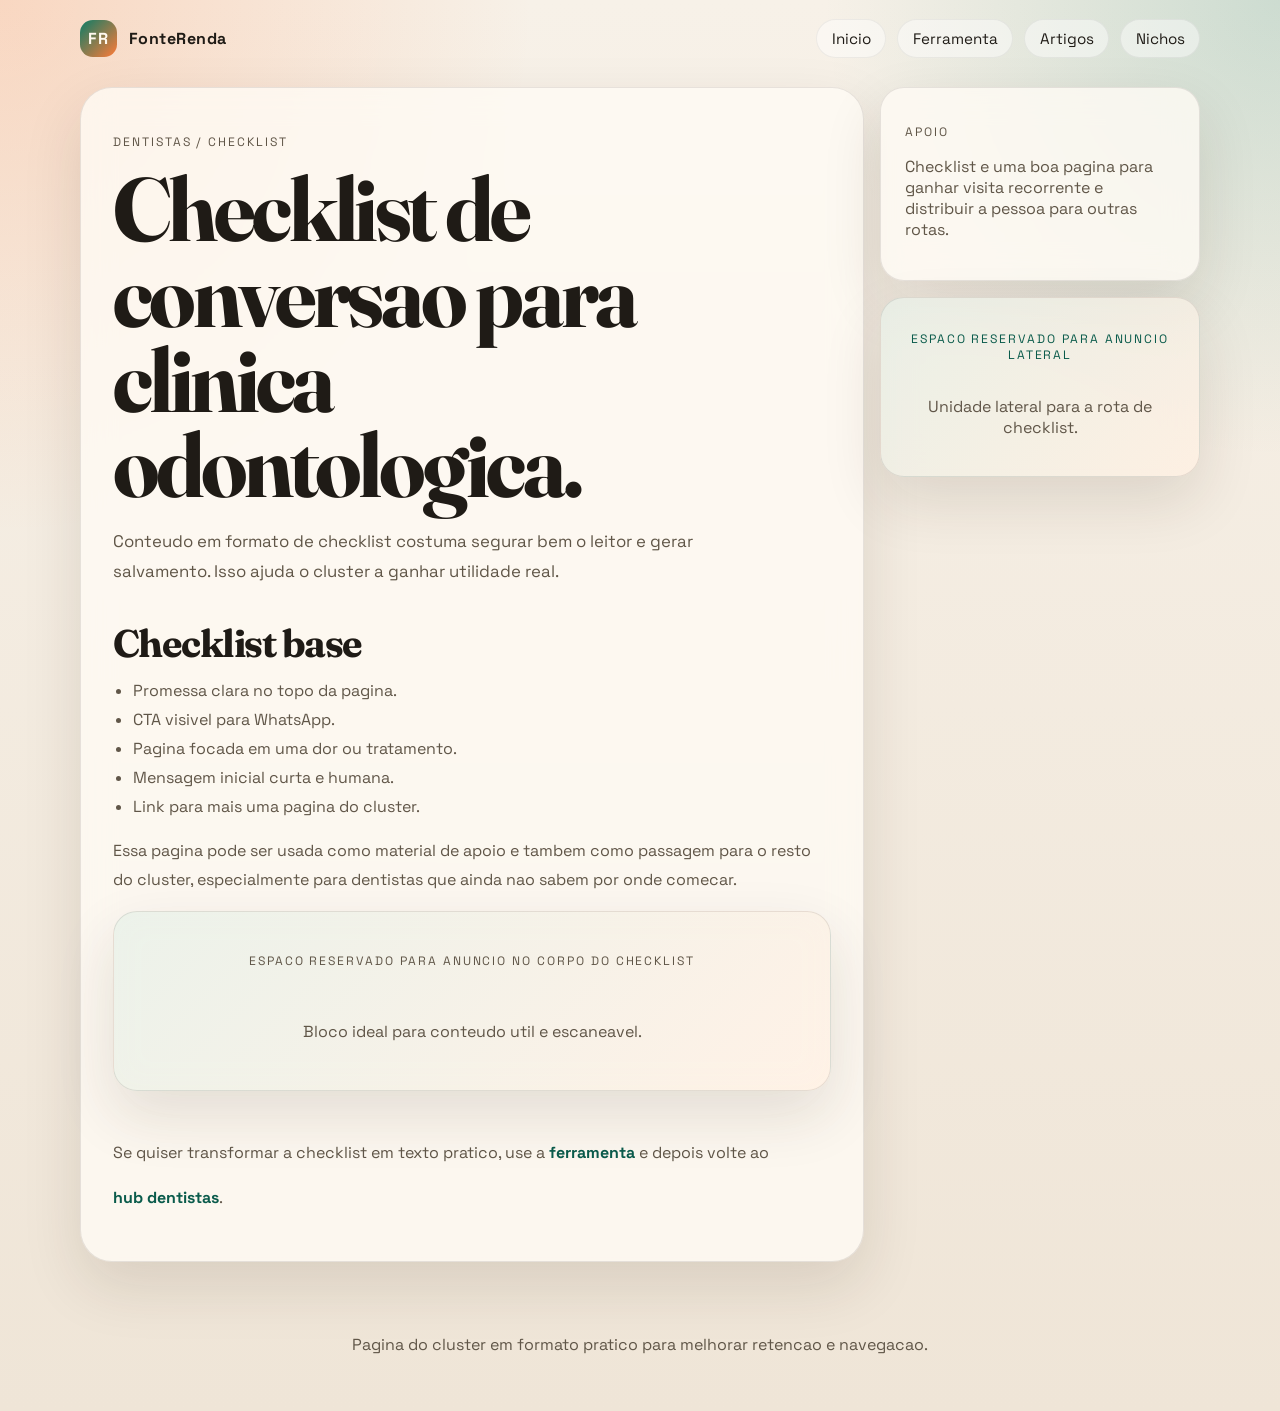
<file: artigos/dentistas/checklist-de-conversao-para-clinica.html>
<!DOCTYPE html>
<html lang="pt-BR">
<head>
  <meta charset="UTF-8">
  <meta name="viewport" content="width=device-width, initial-scale=1.0">
  <title>Checklist de conversao para clinica | FonteRenda</title>
  <meta name="description" content="Checklist simples para melhorar conversao em clinicas odontologicas usando pagina clara, CTA e fluxo no WhatsApp.">
  <link rel="preconnect" href="https://fonts.googleapis.com">
  <link rel="preconnect" href="https://fonts.gstatic.com" crossorigin>
  <link href="https://fonts.googleapis.com/css2?family=Fraunces:opsz,wght@9..144,600;9..144,700&family=Space+Grotesk:wght@400;500;700&display=swap" rel="stylesheet">
  <link rel="icon" href="../../favicon.svg" type="image/svg+xml">
  <link rel="canonical" href="https://fonterenda.wicolly-alcantara.workers.dev/artigos/dentistas/checklist-de-conversao-para-clinica.html">
  <link rel="stylesheet" href="../../styles.css">
</head>
<body>
  <div class="noise"></div>
  <header class="page-header site-shell">
    <nav class="topbar">
      <a class="brand" href="../../index.html" aria-label="FonteRenda pagina inicial"><span class="brand-mark">FR</span><span class="brand-name">FonteRenda</span></a>
      <div class="site-nav">
        <a href="../../index.html">Inicio</a>
        <a href="../../ferramenta.html">Ferramenta</a>
        <a href="../como-conseguir-clientes-no-whatsapp.html">Artigos</a>
        <a href="../../nichos/dentistas.html">Nichos</a>
      </div>
    </nav>
  </header>
  <main class="site-shell article-layout">
    <article class="prose-shell prose">
      <p class="breadcrumb">Dentistas / Checklist</p>
      <h1>Checklist de conversao para clinica odontologica.</h1>
      <p class="lead">Conteudo em formato de checklist costuma segurar bem o leitor e gerar salvamento. Isso ajuda o cluster a ganhar utilidade real.</p>
      <h2>Checklist base</h2>
      <ul>
        <li>Promessa clara no topo da pagina.</li>
        <li>CTA visivel para WhatsApp.</li>
        <li>Pagina focada em uma dor ou tratamento.</li>
        <li>Mensagem inicial curta e humana.</li>
        <li>Link para mais uma pagina do cluster.</li>
      </ul>
      <p>Essa pagina pode ser usada como material de apoio e tambem como passagem para o resto do cluster, especialmente para dentistas que ainda nao sabem por onde comecar.</p>
      <section class="ad-slot ad-slot-article" id="ad-dentistas-checklist-inline-1" data-ad-slot-name="dentistas-checklist-inline-1" aria-label="Espaco reservado para anuncio no artigo de checklist">
        <p class="ad-label">Espaco reservado para anuncio no corpo do checklist</p>
        <p class="ad-help">Bloco ideal para conteudo util e escaneavel.</p>
      </section>
      <p>Se quiser transformar a checklist em texto pratico, use a <a class="text-link" href="../../ferramenta.html">ferramenta</a> e depois volte ao <a class="text-link" href="../../nichos/dentistas.html">hub dentistas</a>.</p>
    </article>
    <aside class="sidebar-column">
      <section class="sidebar-card">
        <p class="eyebrow">Apoio</p>
        <p>Checklist e uma boa pagina para ganhar visita recorrente e distribuir a pessoa para outras rotas.</p>
      </section>
      <section class="ad-slot ad-slot-sidebar" id="ad-dentistas-checklist-sidebar-1" data-ad-slot-name="dentistas-checklist-sidebar-1" aria-label="Espaco reservado para anuncio na lateral">
        <p class="ad-label">Espaco reservado para anuncio lateral</p>
        <p class="ad-help">Unidade lateral para a rota de checklist.</p>
      </section>
    </aside>
  </main>
  <footer class="footer site-shell"><p>Pagina do cluster em formato pratico para melhorar retencao e navegacao.</p></footer>
</body>
</html>
</file>
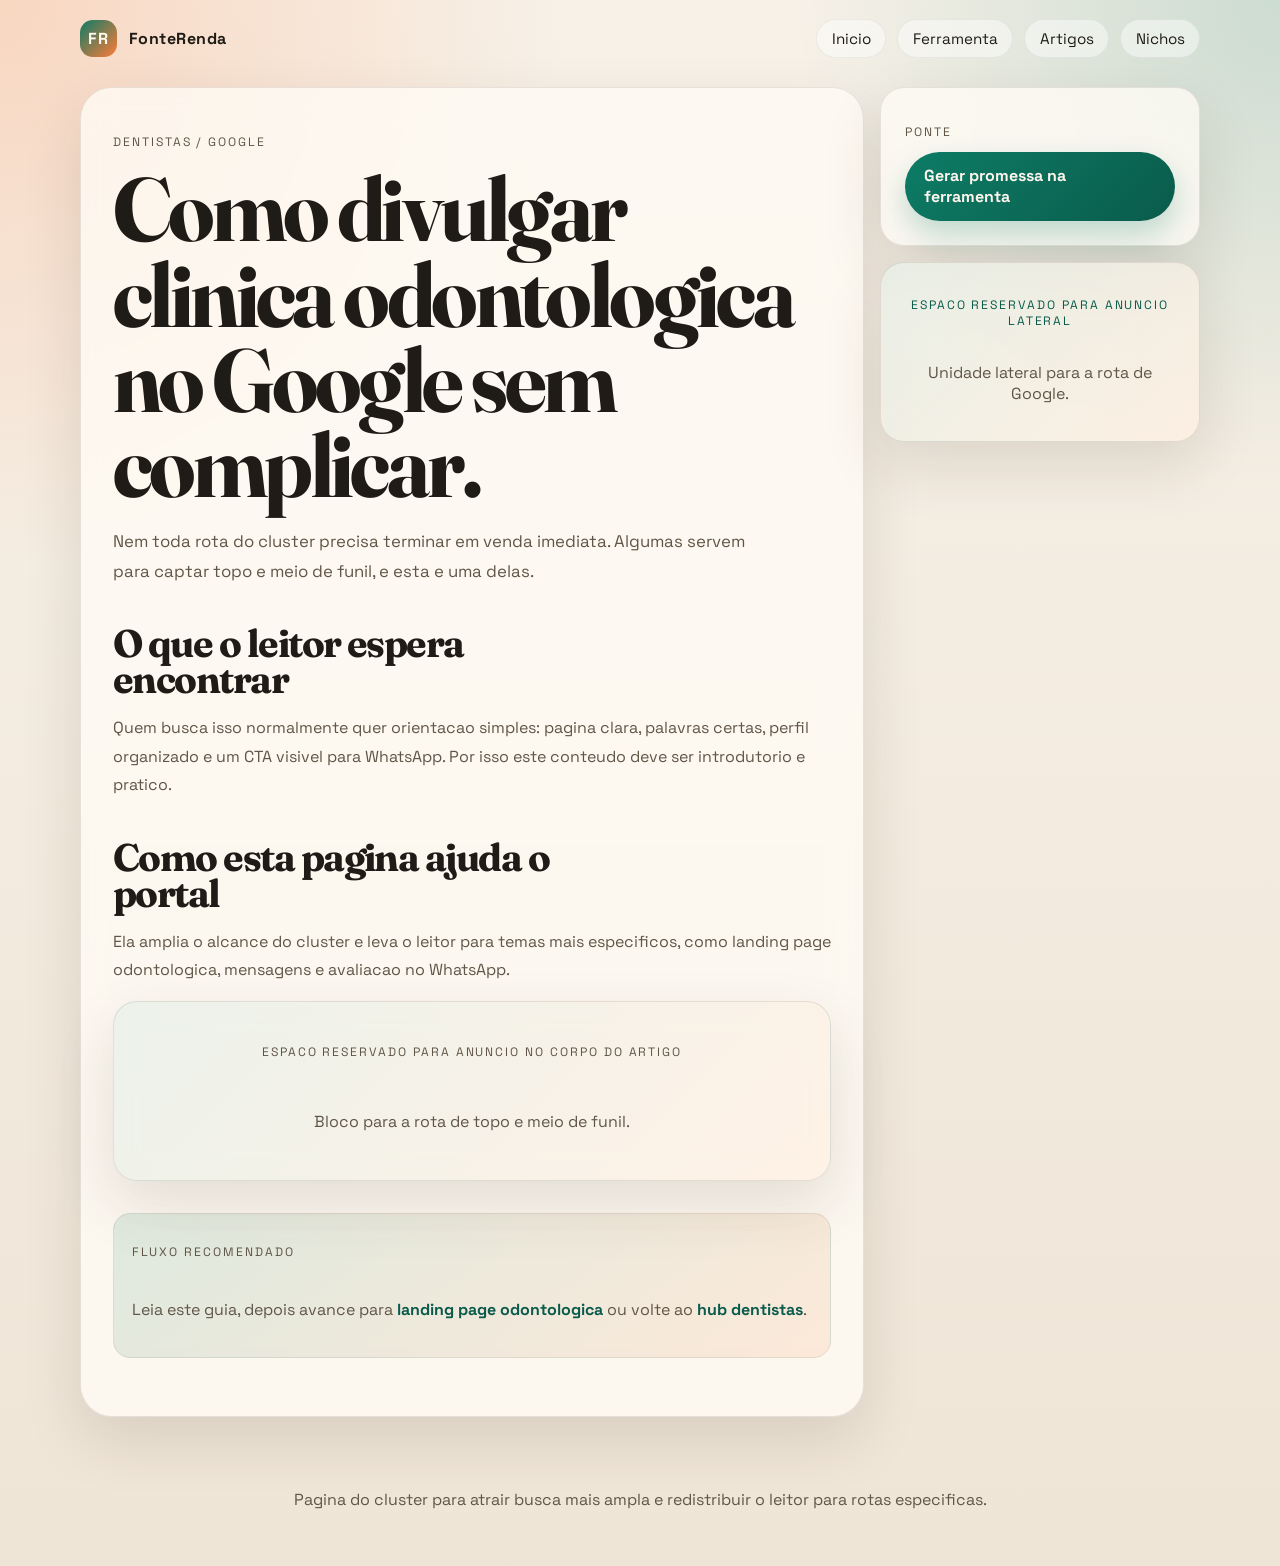
<file: artigos/dentistas/como-divulgar-clinica-odontologica-no-google.html>
<!DOCTYPE html>
<html lang="pt-BR">
<head>
  <meta charset="UTF-8">
  <meta name="viewport" content="width=device-width, initial-scale=1.0">
  <title>Como divulgar clinica odontologica no Google | FonteRenda</title>
  <meta name="description" content="Guia introdutorio para divulgar clinica odontologica no Google e distribuir o leitor para outras paginas do cluster.">
  <link rel="preconnect" href="https://fonts.googleapis.com">
  <link rel="preconnect" href="https://fonts.gstatic.com" crossorigin>
  <link href="https://fonts.googleapis.com/css2?family=Fraunces:opsz,wght@9..144,600;9..144,700&family=Space+Grotesk:wght@400;500;700&display=swap" rel="stylesheet">
  <link rel="icon" href="../../favicon.svg" type="image/svg+xml">
  <link rel="canonical" href="https://fonterenda.wicolly-alcantara.workers.dev/artigos/dentistas/como-divulgar-clinica-odontologica-no-google.html">
  <link rel="stylesheet" href="../../styles.css">
</head>
<body>
  <div class="noise"></div>
  <header class="page-header site-shell">
    <nav class="topbar">
      <a class="brand" href="../../index.html" aria-label="FonteRenda pagina inicial"><span class="brand-mark">FR</span><span class="brand-name">FonteRenda</span></a>
      <div class="site-nav">
        <a href="../../index.html">Inicio</a>
        <a href="../../ferramenta.html">Ferramenta</a>
        <a href="../como-conseguir-clientes-no-whatsapp.html">Artigos</a>
        <a href="../../nichos/dentistas.html">Nichos</a>
      </div>
    </nav>
  </header>
  <main class="site-shell article-layout">
    <article class="prose-shell prose">
      <p class="breadcrumb">Dentistas / Google</p>
      <h1>Como divulgar clinica odontologica no Google sem complicar.</h1>
      <p class="lead">Nem toda rota do cluster precisa terminar em venda imediata. Algumas servem para captar topo e meio de funil, e esta e uma delas.</p>
      <h2>O que o leitor espera encontrar</h2>
      <p>Quem busca isso normalmente quer orientacao simples: pagina clara, palavras certas, perfil organizado e um CTA visivel para WhatsApp. Por isso este conteudo deve ser introdutorio e pratico.</p>
      <h2>Como esta pagina ajuda o portal</h2>
      <p>Ela amplia o alcance do cluster e leva o leitor para temas mais especificos, como landing page odontologica, mensagens e avaliacao no WhatsApp.</p>
      <section class="ad-slot ad-slot-article" id="ad-dentistas-google-inline-1" data-ad-slot-name="dentistas-google-inline-1" aria-label="Espaco reservado para anuncio no artigo de Google">
        <p class="ad-label">Espaco reservado para anuncio no corpo do artigo</p>
        <p class="ad-help">Bloco para a rota de topo e meio de funil.</p>
      </section>
      <div class="callout">
        <p class="section-meta">Fluxo recomendado</p>
        <p>Leia este guia, depois avance para <a class="text-link" href="landing-page-para-clinica-odontologica.html">landing page odontologica</a> ou volte ao <a class="text-link" href="../../nichos/dentistas.html">hub dentistas</a>.</p>
      </div>
    </article>
    <aside class="sidebar-column">
      <section class="sidebar-card">
        <p class="eyebrow">Ponte</p>
        <a class="button button-primary" href="../../ferramenta.html">Gerar promessa na ferramenta</a>
      </section>
      <section class="ad-slot ad-slot-sidebar" id="ad-dentistas-google-sidebar-1" data-ad-slot-name="dentistas-google-sidebar-1" aria-label="Espaco reservado para anuncio na lateral">
        <p class="ad-label">Espaco reservado para anuncio lateral</p>
        <p class="ad-help">Unidade lateral para a rota de Google.</p>
      </section>
    </aside>
  </main>
  <footer class="footer site-shell"><p>Pagina do cluster para atrair busca mais ampla e redistribuir o leitor para rotas especificas.</p></footer>
</body>
</html>
</file>
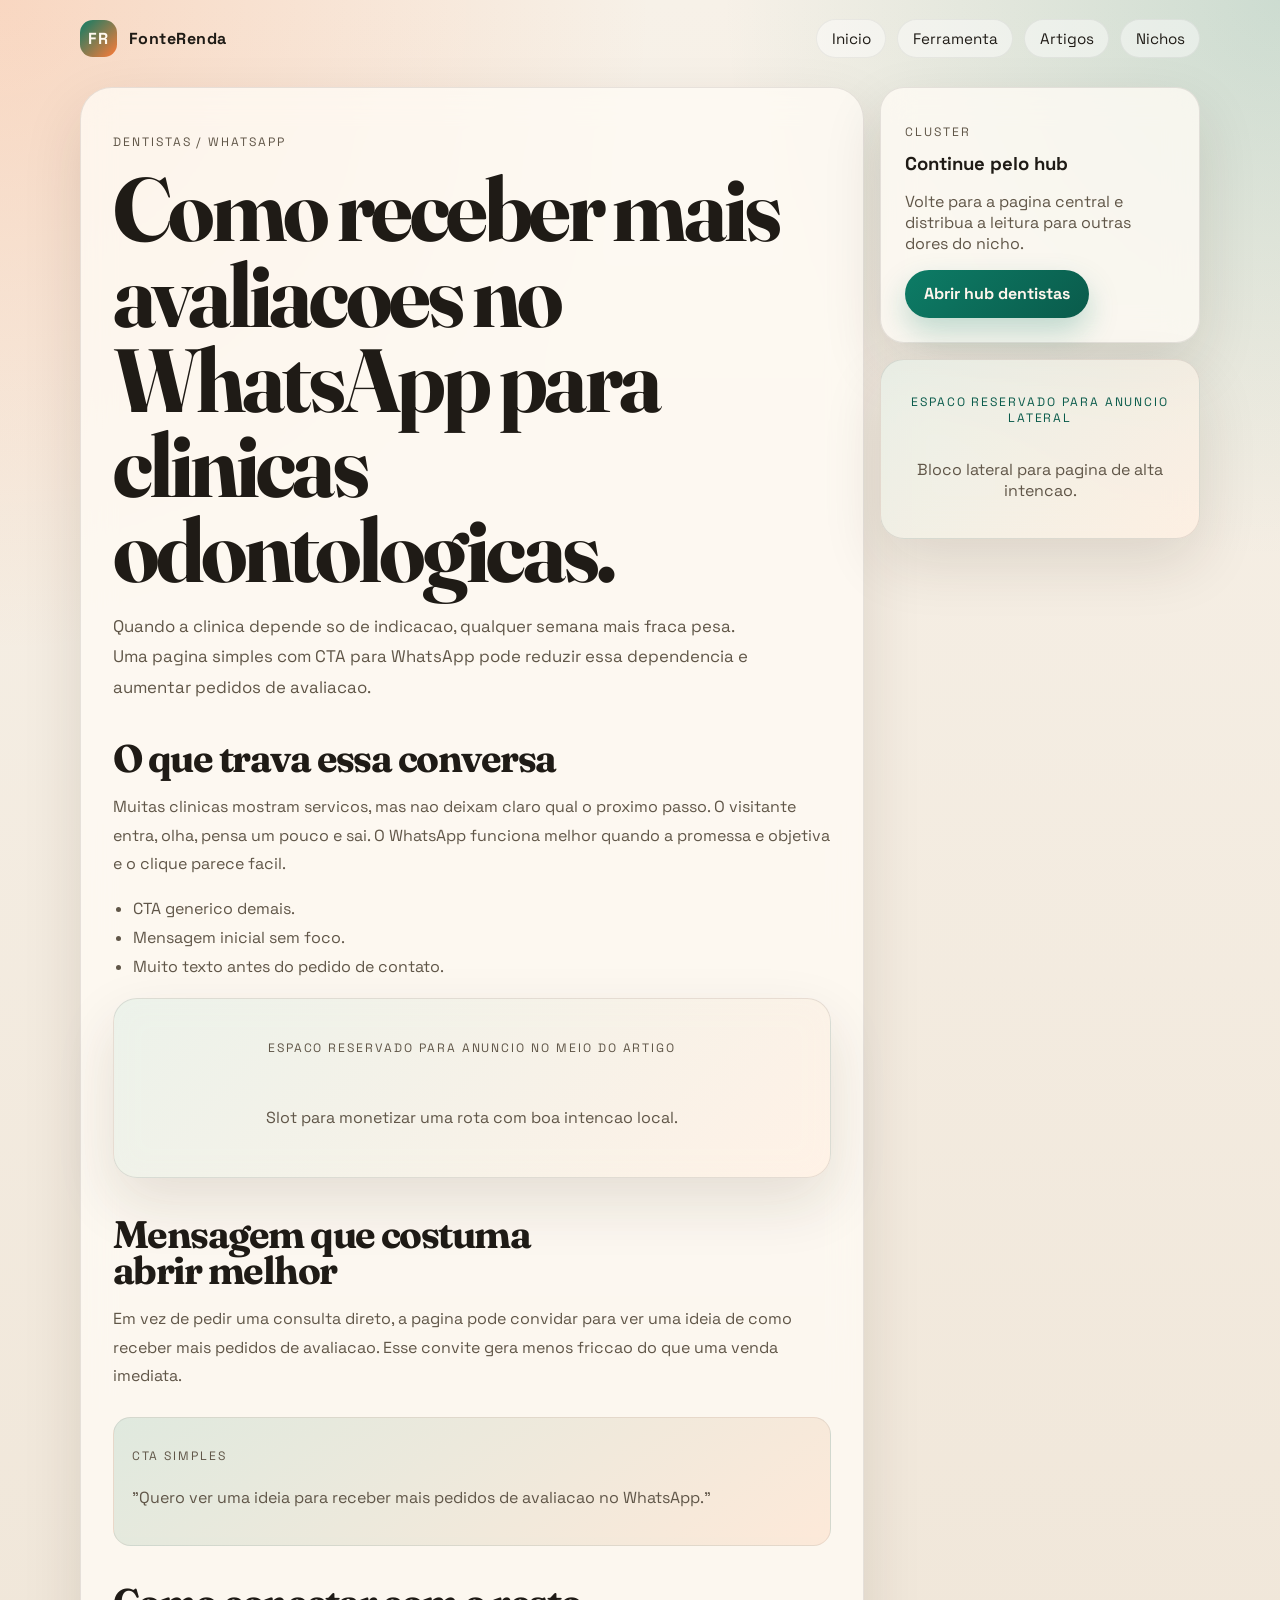
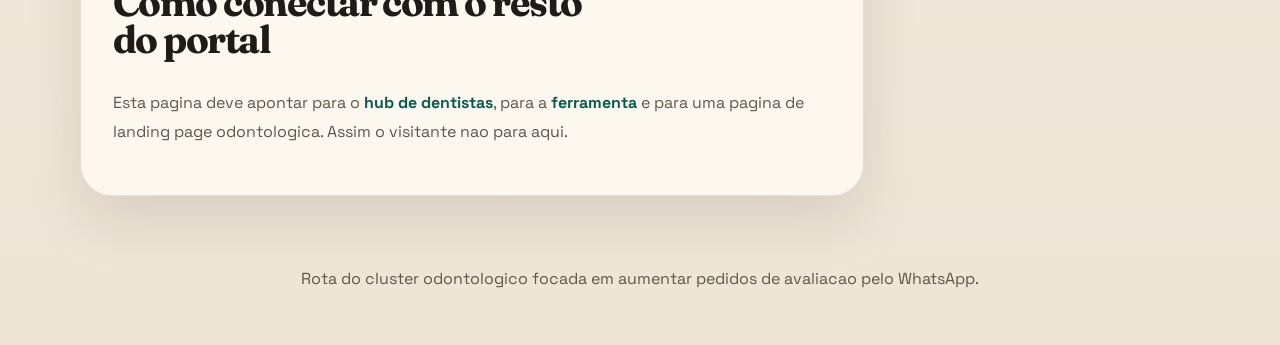
<file: artigos/dentistas/como-receber-mais-avaliacoes-no-whatsapp.html>
<!DOCTYPE html>
<html lang="pt-BR">
<head>
  <meta charset="UTF-8">
  <meta name="viewport" content="width=device-width, initial-scale=1.0">
  <title>Como receber mais avaliacoes no WhatsApp | FonteRenda</title>
  <meta name="description" content="Guia para clinicas odontologicas receberem mais pedidos de avaliacao no WhatsApp com pagina clara e CTA simples.">
  <link rel="preconnect" href="https://fonts.googleapis.com">
  <link rel="preconnect" href="https://fonts.gstatic.com" crossorigin>
  <link href="https://fonts.googleapis.com/css2?family=Fraunces:opsz,wght@9..144,600;9..144,700&family=Space+Grotesk:wght@400;500;700&display=swap" rel="stylesheet">
  <link rel="icon" href="../../favicon.svg" type="image/svg+xml">
  <link rel="canonical" href="https://fonterenda.wicolly-alcantara.workers.dev/artigos/dentistas/como-receber-mais-avaliacoes-no-whatsapp.html">
  <link rel="stylesheet" href="../../styles.css">
</head>
<body>
  <div class="noise"></div>
  <header class="page-header site-shell">
    <nav class="topbar">
      <a class="brand" href="../../index.html" aria-label="FonteRenda pagina inicial"><span class="brand-mark">FR</span><span class="brand-name">FonteRenda</span></a>
      <div class="site-nav">
        <a href="../../index.html">Inicio</a>
        <a href="../../ferramenta.html">Ferramenta</a>
        <a href="../como-conseguir-clientes-no-whatsapp.html">Artigos</a>
        <a href="../../nichos/dentistas.html">Nichos</a>
      </div>
    </nav>
  </header>
  <main class="site-shell article-layout">
    <article class="prose-shell prose">
      <p class="breadcrumb">Dentistas / WhatsApp</p>
      <h1>Como receber mais avaliacoes no WhatsApp para clinicas odontologicas.</h1>
      <p class="lead">Quando a clinica depende so de indicacao, qualquer semana mais fraca pesa. Uma pagina simples com CTA para WhatsApp pode reduzir essa dependencia e aumentar pedidos de avaliacao.</p>
      <h2>O que trava essa conversa</h2>
      <p>Muitas clinicas mostram servicos, mas nao deixam claro qual o proximo passo. O visitante entra, olha, pensa um pouco e sai. O WhatsApp funciona melhor quando a promessa e objetiva e o clique parece facil.</p>
      <ul>
        <li>CTA generico demais.</li>
        <li>Mensagem inicial sem foco.</li>
        <li>Muito texto antes do pedido de contato.</li>
      </ul>
      <section class="ad-slot ad-slot-article" id="ad-dentistas-avaliacoes-inline-1" data-ad-slot-name="dentistas-avaliacoes-inline-1" aria-label="Espaco reservado para anuncio no artigo de avaliacoes">
        <p class="ad-label">Espaco reservado para anuncio no meio do artigo</p>
        <p class="ad-help">Slot para monetizar uma rota com boa intencao local.</p>
      </section>
      <h2>Mensagem que costuma abrir melhor</h2>
      <p>Em vez de pedir uma consulta direto, a pagina pode convidar para ver uma ideia de como receber mais pedidos de avaliacao. Esse convite gera menos friccao do que uma venda imediata.</p>
      <div class="callout">
        <p class="section-meta">CTA simples</p>
        <p>"Quero ver uma ideia para receber mais pedidos de avaliacao no WhatsApp."</p>
      </div>
      <h2>Como conectar com o resto do portal</h2>
      <p>Esta pagina deve apontar para o <a class="text-link" href="../../nichos/dentistas.html">hub de dentistas</a>, para a <a class="text-link" href="../../ferramenta.html">ferramenta</a> e para uma pagina de landing page odontologica. Assim o visitante nao para aqui.</p>
    </article>
    <aside class="sidebar-column">
      <section class="sidebar-card">
        <p class="eyebrow">Cluster</p>
        <h3>Continue pelo hub</h3>
        <p>Volte para a pagina central e distribua a leitura para outras dores do nicho.</p>
        <a class="button button-primary" href="../../nichos/dentistas.html">Abrir hub dentistas</a>
      </section>
      <section class="ad-slot ad-slot-sidebar" id="ad-dentistas-avaliacoes-sidebar-1" data-ad-slot-name="dentistas-avaliacoes-sidebar-1" aria-label="Espaco reservado para anuncio na lateral">
        <p class="ad-label">Espaco reservado para anuncio lateral</p>
        <p class="ad-help">Bloco lateral para pagina de alta intencao.</p>
      </section>
    </aside>
  </main>
  <footer class="footer site-shell"><p>Rota do cluster odontologico focada em aumentar pedidos de avaliacao pelo WhatsApp.</p></footer>
</body>
</html>
</file>
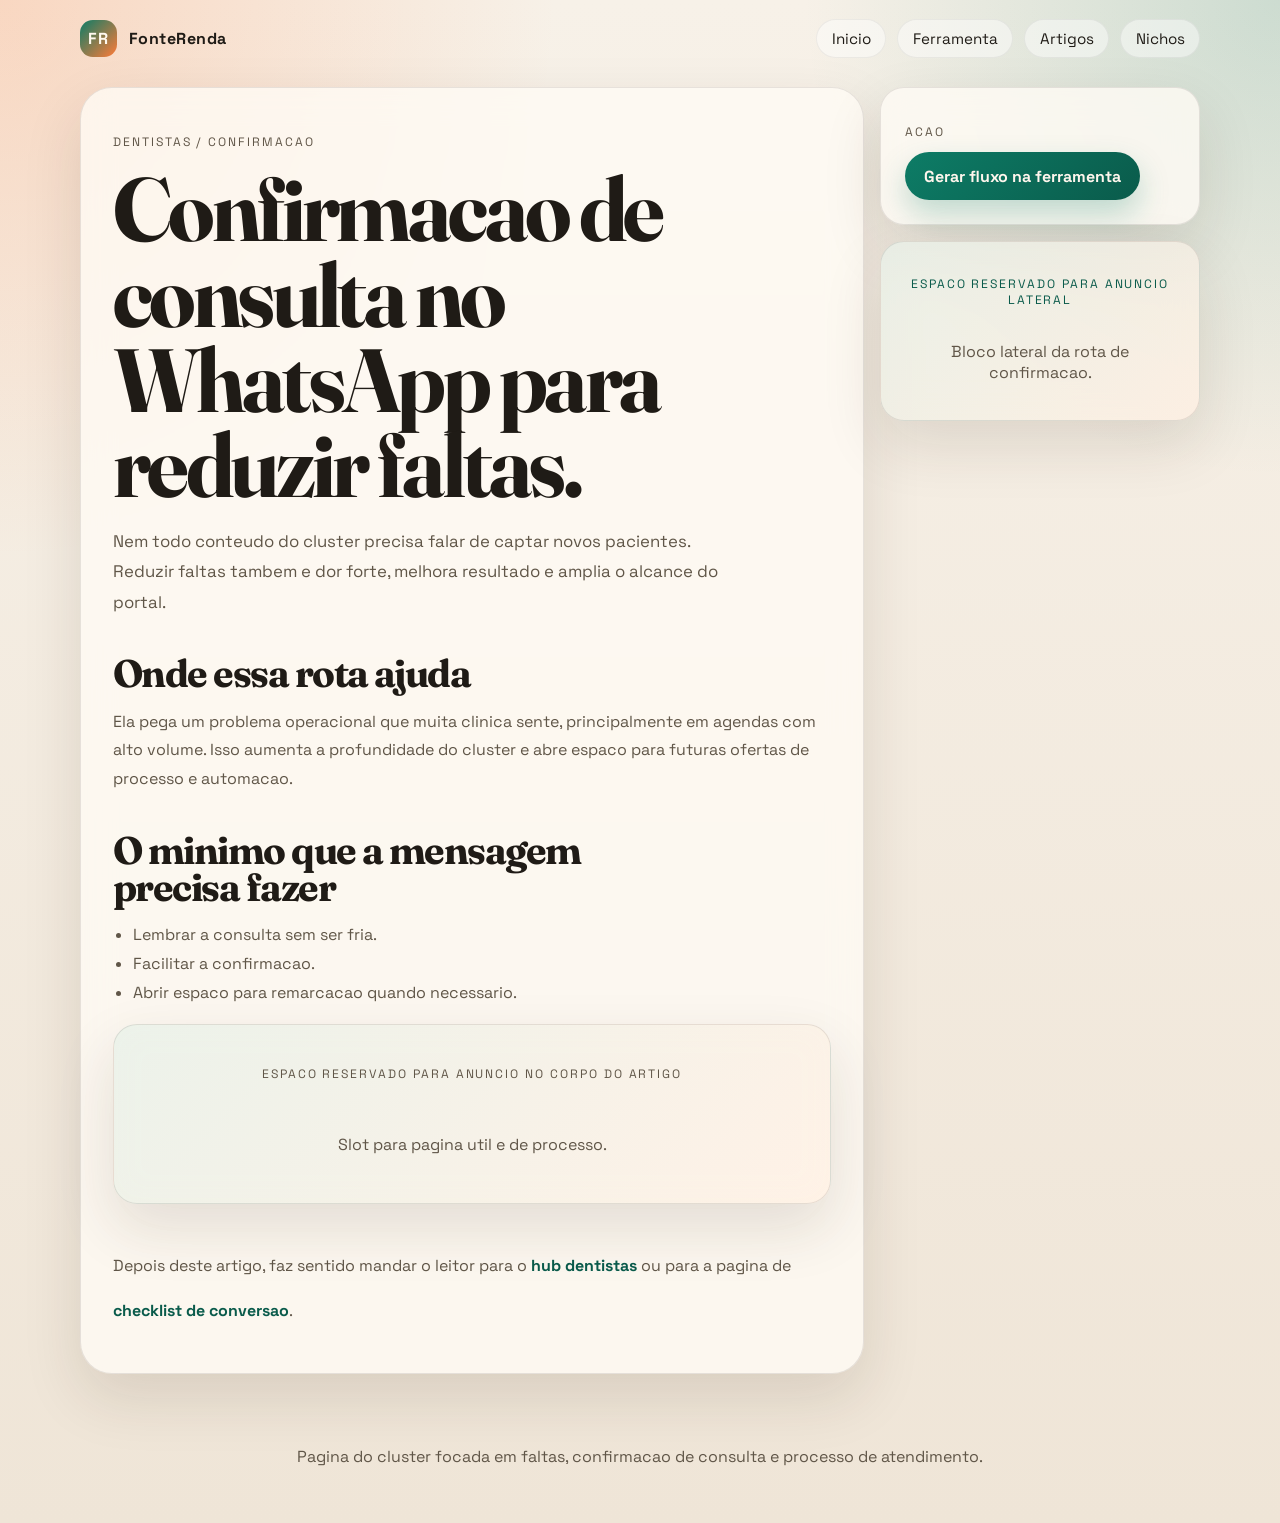
<file: artigos/dentistas/confirmacao-de-consulta-no-whatsapp.html>
<!DOCTYPE html>
<html lang="pt-BR">
<head>
  <meta charset="UTF-8">
  <meta name="viewport" content="width=device-width, initial-scale=1.0">
  <title>Confirmacao de consulta no WhatsApp | FonteRenda</title>
  <meta name="description" content="Pagina sobre confirmacao de consulta no WhatsApp para clinicas odontologicas e reducao de faltas.">
  <link rel="preconnect" href="https://fonts.googleapis.com">
  <link rel="preconnect" href="https://fonts.gstatic.com" crossorigin>
  <link href="https://fonts.googleapis.com/css2?family=Fraunces:opsz,wght@9..144,600;9..144,700&family=Space+Grotesk:wght@400;500;700&display=swap" rel="stylesheet">
  <link rel="icon" href="../../favicon.svg" type="image/svg+xml">
  <link rel="canonical" href="https://fonterenda.wicolly-alcantara.workers.dev/artigos/dentistas/confirmacao-de-consulta-no-whatsapp.html">
  <link rel="stylesheet" href="../../styles.css">
</head>
<body>
  <div class="noise"></div>
  <header class="page-header site-shell">
    <nav class="topbar">
      <a class="brand" href="../../index.html" aria-label="FonteRenda pagina inicial"><span class="brand-mark">FR</span><span class="brand-name">FonteRenda</span></a>
      <div class="site-nav">
        <a href="../../index.html">Inicio</a>
        <a href="../../ferramenta.html">Ferramenta</a>
        <a href="../como-conseguir-clientes-no-whatsapp.html">Artigos</a>
        <a href="../../nichos/dentistas.html">Nichos</a>
      </div>
    </nav>
  </header>
  <main class="site-shell article-layout">
    <article class="prose-shell prose">
      <p class="breadcrumb">Dentistas / Confirmacao</p>
      <h1>Confirmacao de consulta no WhatsApp para reduzir faltas.</h1>
      <p class="lead">Nem todo conteudo do cluster precisa falar de captar novos pacientes. Reduzir faltas tambem e dor forte, melhora resultado e amplia o alcance do portal.</p>
      <h2>Onde essa rota ajuda</h2>
      <p>Ela pega um problema operacional que muita clinica sente, principalmente em agendas com alto volume. Isso aumenta a profundidade do cluster e abre espaco para futuras ofertas de processo e automacao.</p>
      <h2>O minimo que a mensagem precisa fazer</h2>
      <ul>
        <li>Lembrar a consulta sem ser fria.</li>
        <li>Facilitar a confirmacao.</li>
        <li>Abrir espaco para remarcacao quando necessario.</li>
      </ul>
      <section class="ad-slot ad-slot-article" id="ad-dentistas-confirmacao-inline-1" data-ad-slot-name="dentistas-confirmacao-inline-1" aria-label="Espaco reservado para anuncio no artigo de confirmacao">
        <p class="ad-label">Espaco reservado para anuncio no corpo do artigo</p>
        <p class="ad-help">Slot para pagina util e de processo.</p>
      </section>
      <p>Depois deste artigo, faz sentido mandar o leitor para o <a class="text-link" href="../../nichos/dentistas.html">hub dentistas</a> ou para a pagina de <a class="text-link" href="checklist-de-conversao-para-clinica.html">checklist de conversao</a>.</p>
    </article>
    <aside class="sidebar-column">
      <section class="sidebar-card">
        <p class="eyebrow">Acao</p>
        <a class="button button-primary" href="../../ferramenta.html">Gerar fluxo na ferramenta</a>
      </section>
      <section class="ad-slot ad-slot-sidebar" id="ad-dentistas-confirmacao-sidebar-1" data-ad-slot-name="dentistas-confirmacao-sidebar-1" aria-label="Espaco reservado para anuncio na lateral">
        <p class="ad-label">Espaco reservado para anuncio lateral</p>
        <p class="ad-help">Bloco lateral da rota de confirmacao.</p>
      </section>
    </aside>
  </main>
  <footer class="footer site-shell"><p>Pagina do cluster focada em faltas, confirmacao de consulta e processo de atendimento.</p></footer>
</body>
</html>
</file>
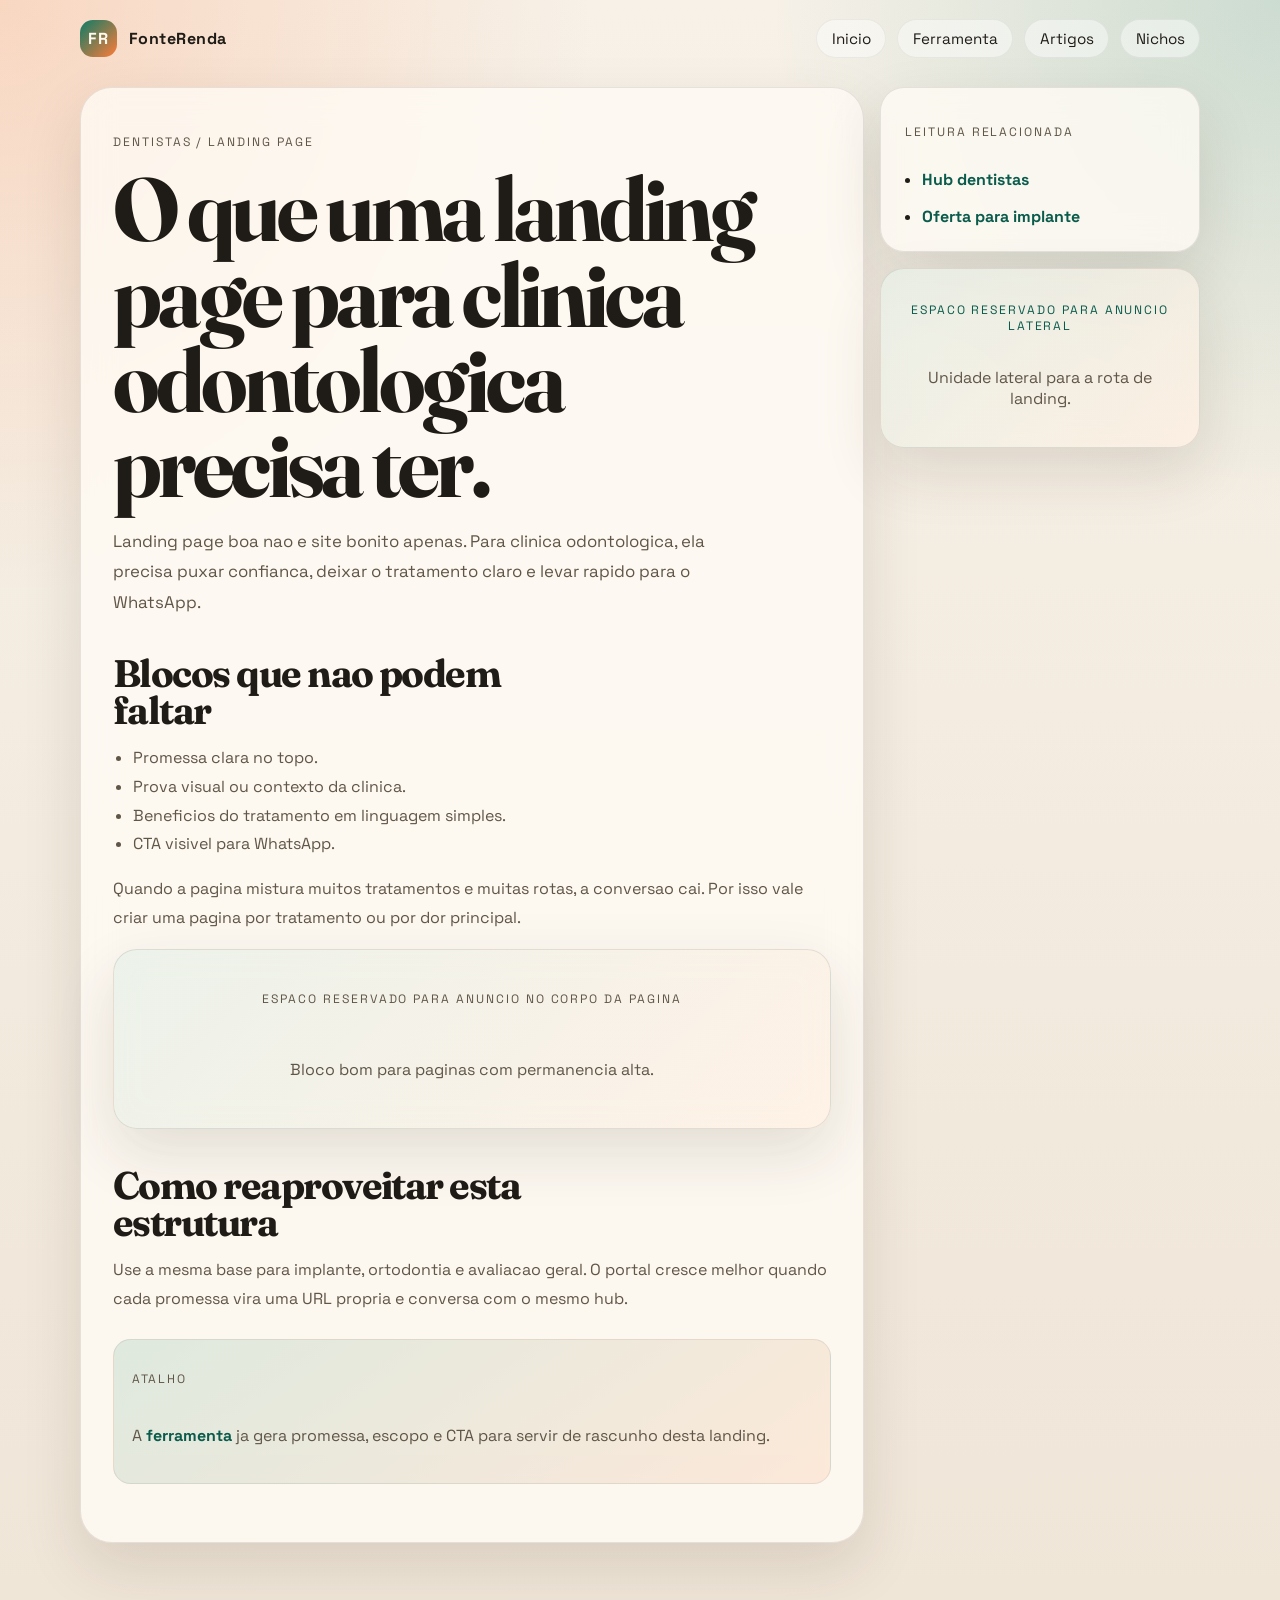
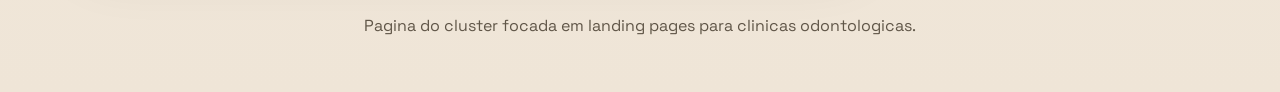
<file: artigos/dentistas/landing-page-para-clinica-odontologica.html>
<!DOCTYPE html>
<html lang="pt-BR">
<head>
  <meta charset="UTF-8">
  <meta name="viewport" content="width=device-width, initial-scale=1.0">
  <title>Landing page para clinica odontologica | FonteRenda</title>
  <meta name="description" content="Entenda o que uma landing page para clinica odontologica precisa ter para puxar mais conversas e pedidos de avaliacao.">
  <link rel="preconnect" href="https://fonts.googleapis.com">
  <link rel="preconnect" href="https://fonts.gstatic.com" crossorigin>
  <link href="https://fonts.googleapis.com/css2?family=Fraunces:opsz,wght@9..144,600;9..144,700&family=Space+Grotesk:wght@400;500;700&display=swap" rel="stylesheet">
  <link rel="icon" href="../../favicon.svg" type="image/svg+xml">
  <link rel="canonical" href="https://fonterenda.wicolly-alcantara.workers.dev/artigos/dentistas/landing-page-para-clinica-odontologica.html">
  <link rel="stylesheet" href="../../styles.css">
</head>
<body>
  <div class="noise"></div>
  <header class="page-header site-shell">
    <nav class="topbar">
      <a class="brand" href="../../index.html" aria-label="FonteRenda pagina inicial"><span class="brand-mark">FR</span><span class="brand-name">FonteRenda</span></a>
      <div class="site-nav">
        <a href="../../index.html">Inicio</a>
        <a href="../../ferramenta.html">Ferramenta</a>
        <a href="../oferta-simples-para-negocios-locais.html">Artigos</a>
        <a href="../../nichos/dentistas.html">Nichos</a>
      </div>
    </nav>
  </header>
  <main class="site-shell article-layout">
    <article class="prose-shell prose">
      <p class="breadcrumb">Dentistas / Landing page</p>
      <h1>O que uma landing page para clinica odontologica precisa ter.</h1>
      <p class="lead">Landing page boa nao e site bonito apenas. Para clinica odontologica, ela precisa puxar confianca, deixar o tratamento claro e levar rapido para o WhatsApp.</p>
      <h2>Blocos que nao podem faltar</h2>
      <ul>
        <li>Promessa clara no topo.</li>
        <li>Prova visual ou contexto da clinica.</li>
        <li>Beneficios do tratamento em linguagem simples.</li>
        <li>CTA visivel para WhatsApp.</li>
      </ul>
      <p>Quando a pagina mistura muitos tratamentos e muitas rotas, a conversao cai. Por isso vale criar uma pagina por tratamento ou por dor principal.</p>
      <section class="ad-slot ad-slot-article" id="ad-dentistas-landing-inline-1" data-ad-slot-name="dentistas-landing-inline-1" aria-label="Espaco reservado para anuncio no artigo de landing page">
        <p class="ad-label">Espaco reservado para anuncio no corpo da pagina</p>
        <p class="ad-help">Bloco bom para paginas com permanencia alta.</p>
      </section>
      <h2>Como reaproveitar esta estrutura</h2>
      <p>Use a mesma base para implante, ortodontia e avaliacao geral. O portal cresce melhor quando cada promessa vira uma URL propria e conversa com o mesmo hub.</p>
      <div class="callout">
        <p class="section-meta">Atalho</p>
        <p>A <a class="text-link" href="../../ferramenta.html">ferramenta</a> ja gera promessa, escopo e CTA para servir de rascunho desta landing.</p>
      </div>
    </article>
    <aside class="sidebar-column">
      <section class="sidebar-card">
        <p class="eyebrow">Leitura relacionada</p>
        <ul>
          <li><a class="text-link" href="../../nichos/dentistas.html">Hub dentistas</a></li>
          <li><a class="text-link" href="oferta-para-implante-dentario.html">Oferta para implante</a></li>
        </ul>
      </section>
      <section class="ad-slot ad-slot-sidebar" id="ad-dentistas-landing-sidebar-1" data-ad-slot-name="dentistas-landing-sidebar-1" aria-label="Espaco reservado para anuncio na lateral">
        <p class="ad-label">Espaco reservado para anuncio lateral</p>
        <p class="ad-help">Unidade lateral para a rota de landing.</p>
      </section>
    </aside>
  </main>
  <footer class="footer site-shell"><p>Pagina do cluster focada em landing pages para clinicas odontologicas.</p></footer>
</body>
</html>
</file>
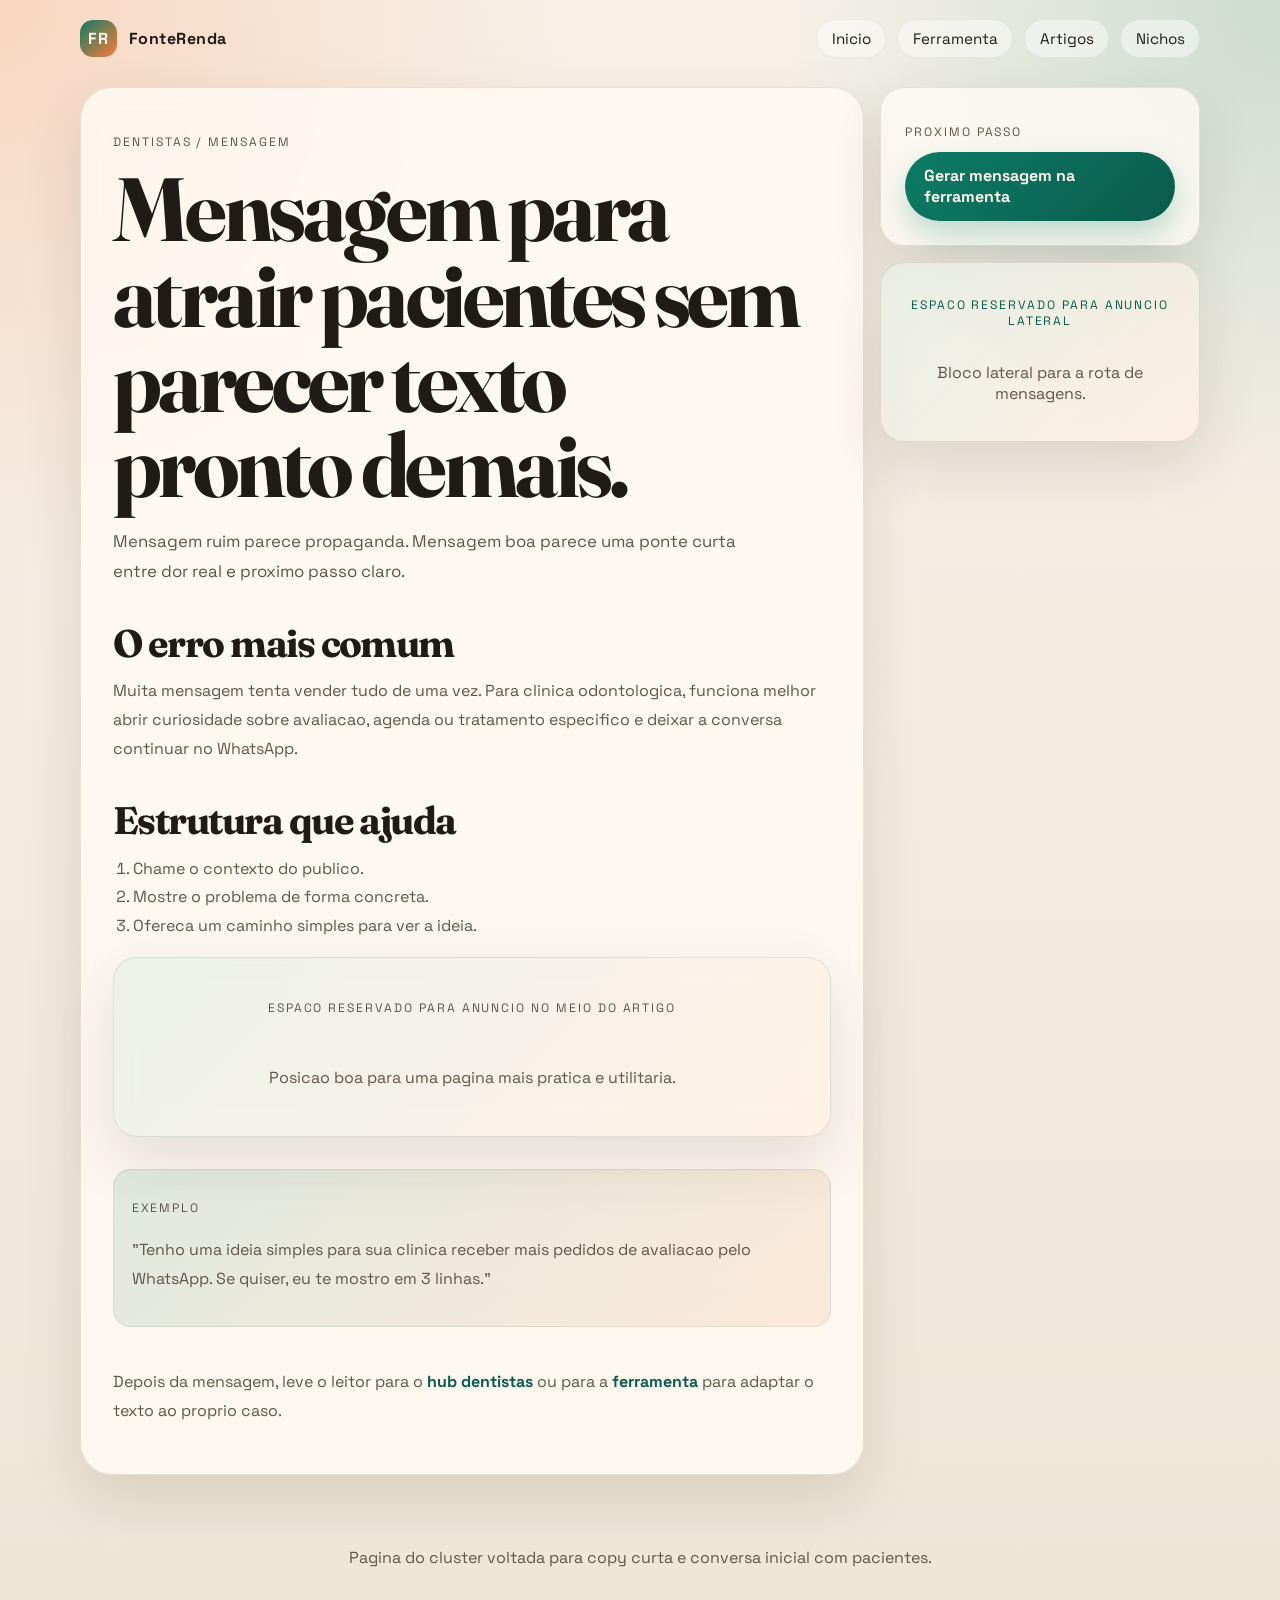
<file: artigos/dentistas/mensagem-para-atrair-pacientes.html>
<!DOCTYPE html>
<html lang="pt-BR">
<head>
  <meta charset="UTF-8">
  <meta name="viewport" content="width=device-width, initial-scale=1.0">
  <title>Mensagem para atrair pacientes | FonteRenda</title>
  <meta name="description" content="Exemplos de mensagem para atrair pacientes e abrir conversa com clinicas odontologicas sem soar generico.">
  <link rel="preconnect" href="https://fonts.googleapis.com">
  <link rel="preconnect" href="https://fonts.gstatic.com" crossorigin>
  <link href="https://fonts.googleapis.com/css2?family=Fraunces:opsz,wght@9..144,600;9..144,700&family=Space+Grotesk:wght@400;500;700&display=swap" rel="stylesheet">
  <link rel="icon" href="../../favicon.svg" type="image/svg+xml">
  <link rel="canonical" href="https://fonterenda.wicolly-alcantara.workers.dev/artigos/dentistas/mensagem-para-atrair-pacientes.html">
  <link rel="stylesheet" href="../../styles.css">
</head>
<body>
  <div class="noise"></div>
  <header class="page-header site-shell">
    <nav class="topbar">
      <a class="brand" href="../../index.html" aria-label="FonteRenda pagina inicial"><span class="brand-mark">FR</span><span class="brand-name">FonteRenda</span></a>
      <div class="site-nav">
        <a href="../../index.html">Inicio</a>
        <a href="../../ferramenta.html">Ferramenta</a>
        <a href="../como-conseguir-clientes-no-whatsapp.html">Artigos</a>
        <a href="../../nichos/dentistas.html">Nichos</a>
      </div>
    </nav>
  </header>
  <main class="site-shell article-layout">
    <article class="prose-shell prose">
      <p class="breadcrumb">Dentistas / Mensagem</p>
      <h1>Mensagem para atrair pacientes sem parecer texto pronto demais.</h1>
      <p class="lead">Mensagem ruim parece propaganda. Mensagem boa parece uma ponte curta entre dor real e proximo passo claro.</p>
      <h2>O erro mais comum</h2>
      <p>Muita mensagem tenta vender tudo de uma vez. Para clinica odontologica, funciona melhor abrir curiosidade sobre avaliacao, agenda ou tratamento especifico e deixar a conversa continuar no WhatsApp.</p>
      <h2>Estrutura que ajuda</h2>
      <ol>
        <li>Chame o contexto do publico.</li>
        <li>Mostre o problema de forma concreta.</li>
        <li>Ofereca um caminho simples para ver a ideia.</li>
      </ol>
      <section class="ad-slot ad-slot-article" id="ad-dentistas-mensagem-inline-1" data-ad-slot-name="dentistas-mensagem-inline-1" aria-label="Espaco reservado para anuncio no artigo de mensagem">
        <p class="ad-label">Espaco reservado para anuncio no meio do artigo</p>
        <p class="ad-help">Posicao boa para uma pagina mais pratica e utilitaria.</p>
      </section>
      <div class="callout">
        <p class="section-meta">Exemplo</p>
        <p>"Tenho uma ideia simples para sua clinica receber mais pedidos de avaliacao pelo WhatsApp. Se quiser, eu te mostro em 3 linhas."</p>
      </div>
      <p>Depois da mensagem, leve o leitor para o <a class="text-link" href="../../nichos/dentistas.html">hub dentistas</a> ou para a <a class="text-link" href="../../ferramenta.html">ferramenta</a> para adaptar o texto ao proprio caso.</p>
    </article>
    <aside class="sidebar-column">
      <section class="sidebar-card">
        <p class="eyebrow">Proximo passo</p>
        <a class="button button-primary" href="../../ferramenta.html">Gerar mensagem na ferramenta</a>
      </section>
      <section class="ad-slot ad-slot-sidebar" id="ad-dentistas-mensagem-sidebar-1" data-ad-slot-name="dentistas-mensagem-sidebar-1" aria-label="Espaco reservado para anuncio na lateral">
        <p class="ad-label">Espaco reservado para anuncio lateral</p>
        <p class="ad-help">Bloco lateral para a rota de mensagens.</p>
      </section>
    </aside>
  </main>
  <footer class="footer site-shell"><p>Pagina do cluster voltada para copy curta e conversa inicial com pacientes.</p></footer>
</body>
</html>
</file>
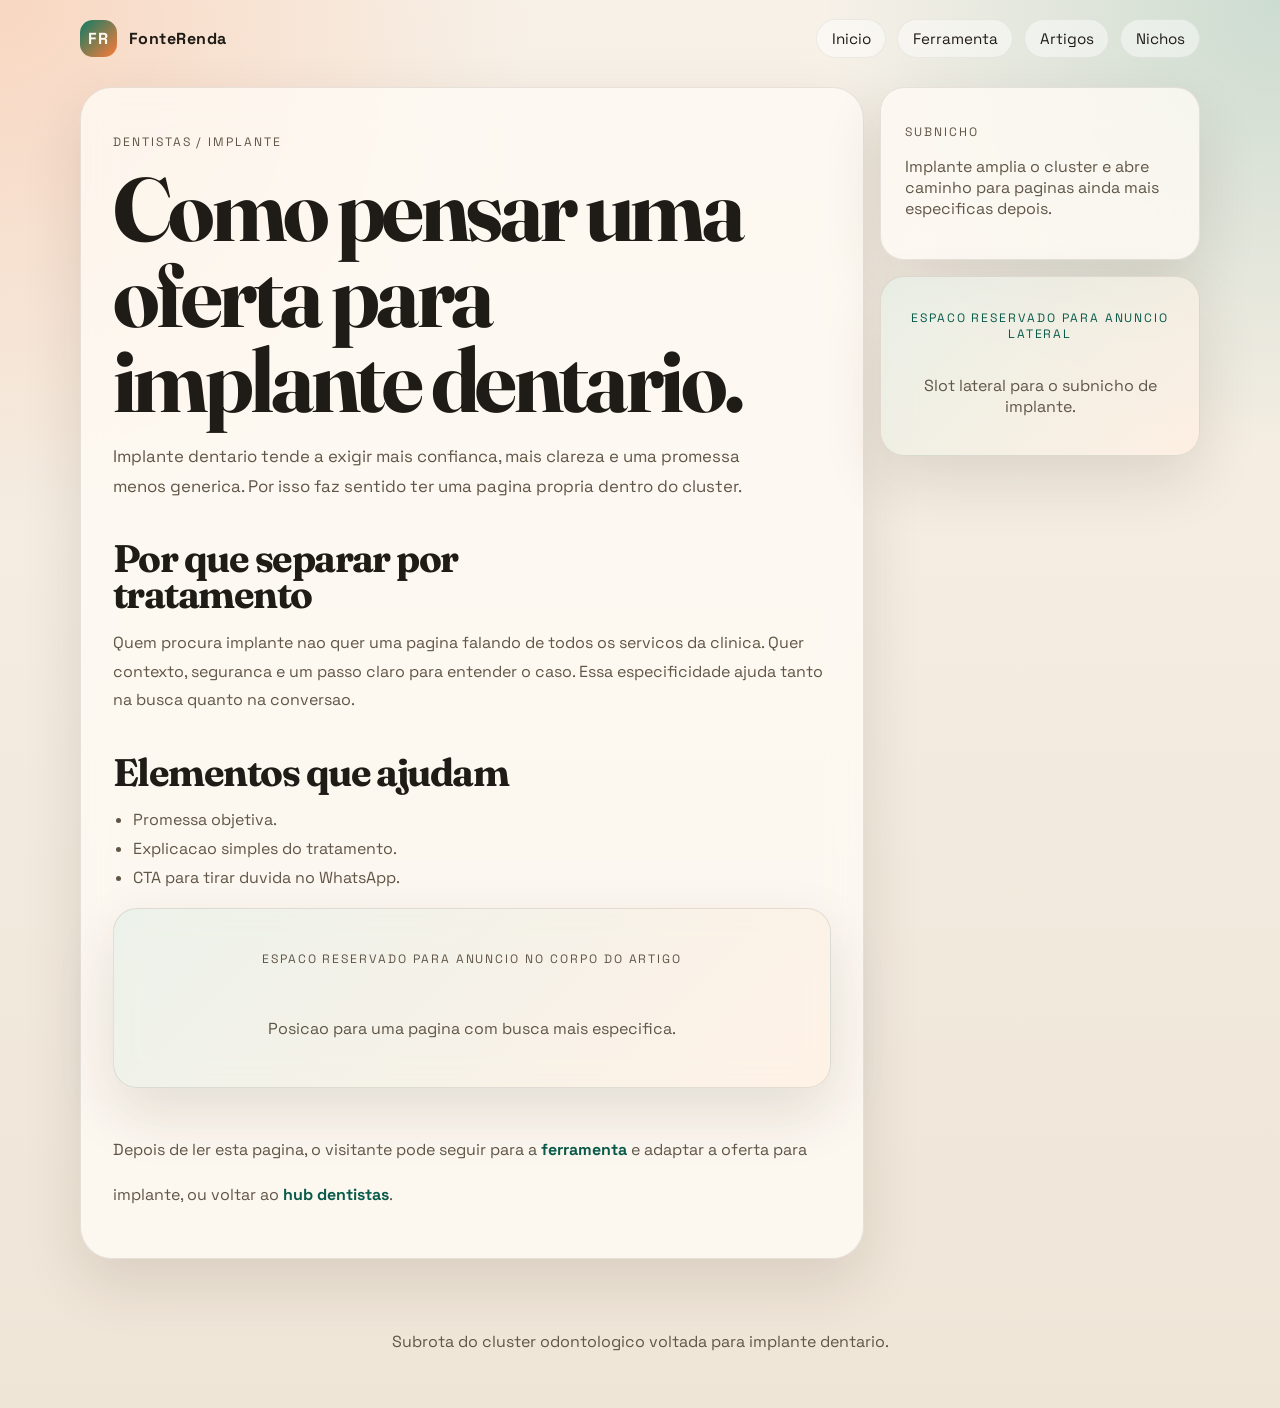
<file: artigos/dentistas/oferta-para-implante-dentario.html>
<!DOCTYPE html>
<html lang="pt-BR">
<head>
  <meta charset="UTF-8">
  <meta name="viewport" content="width=device-width, initial-scale=1.0">
  <title>Oferta para implante dentario | FonteRenda</title>
  <meta name="description" content="Pagina organica para oferta de implante dentario com promessa clara, CTA e distribuicao para o cluster odontologico.">
  <link rel="preconnect" href="https://fonts.googleapis.com">
  <link rel="preconnect" href="https://fonts.gstatic.com" crossorigin>
  <link href="https://fonts.googleapis.com/css2?family=Fraunces:opsz,wght@9..144,600;9..144,700&family=Space+Grotesk:wght@400;500;700&display=swap" rel="stylesheet">
  <link rel="icon" href="../../favicon.svg" type="image/svg+xml">
  <link rel="canonical" href="https://fonterenda.wicolly-alcantara.workers.dev/artigos/dentistas/oferta-para-implante-dentario.html">
  <link rel="stylesheet" href="../../styles.css">
</head>
<body>
  <div class="noise"></div>
  <header class="page-header site-shell">
    <nav class="topbar">
      <a class="brand" href="../../index.html" aria-label="FonteRenda pagina inicial"><span class="brand-mark">FR</span><span class="brand-name">FonteRenda</span></a>
      <div class="site-nav">
        <a href="../../index.html">Inicio</a>
        <a href="../../ferramenta.html">Ferramenta</a>
        <a href="../oferta-simples-para-negocios-locais.html">Artigos</a>
        <a href="../../nichos/dentistas.html">Nichos</a>
      </div>
    </nav>
  </header>
  <main class="site-shell article-layout">
    <article class="prose-shell prose">
      <p class="breadcrumb">Dentistas / Implante</p>
      <h1>Como pensar uma oferta para implante dentario.</h1>
      <p class="lead">Implante dentario tende a exigir mais confianca, mais clareza e uma promessa menos generica. Por isso faz sentido ter uma pagina propria dentro do cluster.</p>
      <h2>Por que separar por tratamento</h2>
      <p>Quem procura implante nao quer uma pagina falando de todos os servicos da clinica. Quer contexto, seguranca e um passo claro para entender o caso. Essa especificidade ajuda tanto na busca quanto na conversao.</p>
      <h2>Elementos que ajudam</h2>
      <ul>
        <li>Promessa objetiva.</li>
        <li>Explicacao simples do tratamento.</li>
        <li>CTA para tirar duvida no WhatsApp.</li>
      </ul>
      <section class="ad-slot ad-slot-article" id="ad-dentistas-implante-inline-1" data-ad-slot-name="dentistas-implante-inline-1" aria-label="Espaco reservado para anuncio no artigo de implante">
        <p class="ad-label">Espaco reservado para anuncio no corpo do artigo</p>
        <p class="ad-help">Posicao para uma pagina com busca mais especifica.</p>
      </section>
      <p>Depois de ler esta pagina, o visitante pode seguir para a <a class="text-link" href="../../ferramenta.html">ferramenta</a> e adaptar a oferta para implante, ou voltar ao <a class="text-link" href="../../nichos/dentistas.html">hub dentistas</a>.</p>
    </article>
    <aside class="sidebar-column">
      <section class="sidebar-card">
        <p class="eyebrow">Subnicho</p>
        <p>Implante amplia o cluster e abre caminho para paginas ainda mais especificas depois.</p>
      </section>
      <section class="ad-slot ad-slot-sidebar" id="ad-dentistas-implante-sidebar-1" data-ad-slot-name="dentistas-implante-sidebar-1" aria-label="Espaco reservado para anuncio na lateral">
        <p class="ad-label">Espaco reservado para anuncio lateral</p>
        <p class="ad-help">Slot lateral para o subnicho de implante.</p>
      </section>
    </aside>
  </main>
  <footer class="footer site-shell"><p>Subrota do cluster odontologico voltada para implante dentario.</p></footer>
</body>
</html>
</file>
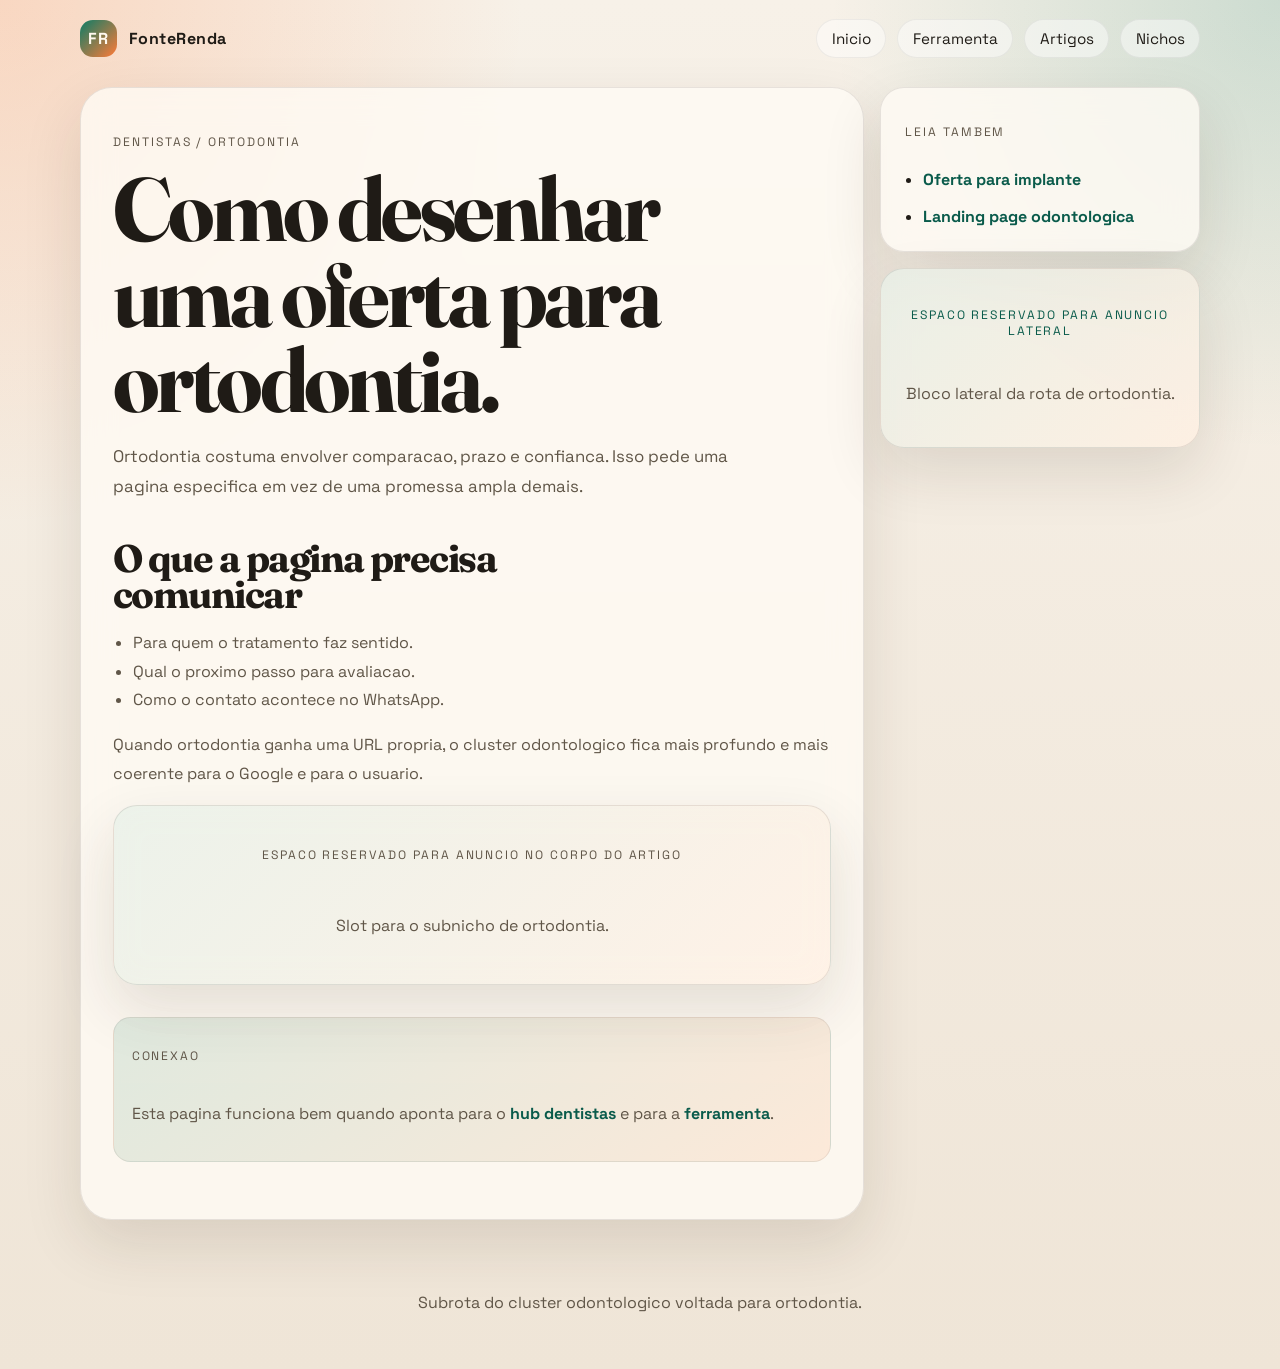
<file: artigos/dentistas/oferta-para-ortodontia.html>
<!DOCTYPE html>
<html lang="pt-BR">
<head>
  <meta charset="UTF-8">
  <meta name="viewport" content="width=device-width, initial-scale=1.0">
  <title>Oferta para ortodontia | FonteRenda</title>
  <meta name="description" content="Pagina organica sobre oferta para ortodontia com promessa especifica e distribuicao interna para o cluster odontologico.">
  <link rel="preconnect" href="https://fonts.googleapis.com">
  <link rel="preconnect" href="https://fonts.gstatic.com" crossorigin>
  <link href="https://fonts.googleapis.com/css2?family=Fraunces:opsz,wght@9..144,600;9..144,700&family=Space+Grotesk:wght@400;500;700&display=swap" rel="stylesheet">
  <link rel="icon" href="../../favicon.svg" type="image/svg+xml">
  <link rel="canonical" href="https://fonterenda.wicolly-alcantara.workers.dev/artigos/dentistas/oferta-para-ortodontia.html">
  <link rel="stylesheet" href="../../styles.css">
</head>
<body>
  <div class="noise"></div>
  <header class="page-header site-shell">
    <nav class="topbar">
      <a class="brand" href="../../index.html" aria-label="FonteRenda pagina inicial"><span class="brand-mark">FR</span><span class="brand-name">FonteRenda</span></a>
      <div class="site-nav">
        <a href="../../index.html">Inicio</a>
        <a href="../../ferramenta.html">Ferramenta</a>
        <a href="../oferta-simples-para-negocios-locais.html">Artigos</a>
        <a href="../../nichos/dentistas.html">Nichos</a>
      </div>
    </nav>
  </header>
  <main class="site-shell article-layout">
    <article class="prose-shell prose">
      <p class="breadcrumb">Dentistas / Ortodontia</p>
      <h1>Como desenhar uma oferta para ortodontia.</h1>
      <p class="lead">Ortodontia costuma envolver comparacao, prazo e confianca. Isso pede uma pagina especifica em vez de uma promessa ampla demais.</p>
      <h2>O que a pagina precisa comunicar</h2>
      <ul>
        <li>Para quem o tratamento faz sentido.</li>
        <li>Qual o proximo passo para avaliacao.</li>
        <li>Como o contato acontece no WhatsApp.</li>
      </ul>
      <p>Quando ortodontia ganha uma URL propria, o cluster odontologico fica mais profundo e mais coerente para o Google e para o usuario.</p>
      <section class="ad-slot ad-slot-article" id="ad-dentistas-ortodontia-inline-1" data-ad-slot-name="dentistas-ortodontia-inline-1" aria-label="Espaco reservado para anuncio no artigo de ortodontia">
        <p class="ad-label">Espaco reservado para anuncio no corpo do artigo</p>
        <p class="ad-help">Slot para o subnicho de ortodontia.</p>
      </section>
      <div class="callout">
        <p class="section-meta">Conexao</p>
        <p>Esta pagina funciona bem quando aponta para o <a class="text-link" href="../../nichos/dentistas.html">hub dentistas</a> e para a <a class="text-link" href="../../ferramenta.html">ferramenta</a>.</p>
      </div>
    </article>
    <aside class="sidebar-column">
      <section class="sidebar-card">
        <p class="eyebrow">Leia tambem</p>
        <ul>
          <li><a class="text-link" href="oferta-para-implante-dentario.html">Oferta para implante</a></li>
          <li><a class="text-link" href="landing-page-para-clinica-odontologica.html">Landing page odontologica</a></li>
        </ul>
      </section>
      <section class="ad-slot ad-slot-sidebar" id="ad-dentistas-ortodontia-sidebar-1" data-ad-slot-name="dentistas-ortodontia-sidebar-1" aria-label="Espaco reservado para anuncio na lateral">
        <p class="ad-label">Espaco reservado para anuncio lateral</p>
        <p class="ad-help">Bloco lateral da rota de ortodontia.</p>
      </section>
    </aside>
  </main>
  <footer class="footer site-shell"><p>Subrota do cluster odontologico voltada para ortodontia.</p></footer>
</body>
</html>
</file>
<file: styles.css>
:root {
  --bg: #f5efe4;
  --bg-soft: #fbf8f1;
  --surface: rgba(255, 251, 245, 0.78);
  --surface-strong: rgba(255, 250, 243, 0.95);
  --ink: #1f1b16;
  --muted: #605648;
  --accent: #0d7c66;
  --accent-deep: #0a5b4b;
  --accent-warm: #ff7b38;
  --line: rgba(31, 27, 22, 0.1);
  --shadow: 0 24px 60px rgba(48, 34, 18, 0.12);
  --radius-xl: 2rem;
  --radius-lg: 1.5rem;
  --radius-md: 1.1rem;
}

* {
  box-sizing: border-box;
}

html {
  scroll-behavior: smooth;
}

body {
  margin: 0;
  min-height: 100vh;
  font-family: "Space Grotesk", sans-serif;
  color: var(--ink);
  background:
    radial-gradient(circle at top left, rgba(255, 123, 56, 0.22), transparent 28%),
    radial-gradient(circle at top right, rgba(13, 124, 102, 0.18), transparent 24%),
    linear-gradient(180deg, #f7f1e8 0%, #efe5d7 100%);
}

a {
  color: inherit;
}

.noise {
  position: fixed;
  inset: 0;
  pointer-events: none;
  background-image:
    linear-gradient(rgba(255, 255, 255, 0.12) 1px, transparent 1px),
    linear-gradient(90deg, rgba(255, 255, 255, 0.12) 1px, transparent 1px);
  background-size: 28px 28px;
  mask-image: radial-gradient(circle at center, black 55%, transparent 100%);
  opacity: 0.24;
}

.site-shell {
  position: relative;
  z-index: 1;
  width: min(1120px, calc(100% - 2rem));
  margin: 0 auto;
}

.page-header {
  padding-top: 1.2rem;
}

.topbar {
  display: flex;
  align-items: center;
  justify-content: space-between;
  gap: 1rem;
  padding: 0 0 1.8rem;
}

.brand {
  display: inline-flex;
  align-items: center;
  gap: 0.75rem;
  text-decoration: none;
  font-weight: 700;
  letter-spacing: 0.03em;
}

.brand-mark {
  display: grid;
  place-items: center;
  width: 2.3rem;
  height: 2.3rem;
  border-radius: 0.8rem;
  background: linear-gradient(135deg, var(--accent) 0%, var(--accent-warm) 100%);
  color: #fff9ef;
}

.site-nav {
  display: flex;
  flex-wrap: wrap;
  gap: 0.7rem;
}

.site-nav a {
  padding: 0.55rem 0.9rem;
  border-radius: 999px;
  background: rgba(255, 255, 255, 0.45);
  border: 1px solid rgba(31, 27, 22, 0.06);
  text-decoration: none;
  font-size: 0.95rem;
}

.site-nav a[aria-current="page"] {
  background: rgba(13, 124, 102, 0.12);
  color: var(--accent-deep);
}

.panel,
.content-card,
.article-preview,
.generator-form,
.results-panel,
.ad-slot,
.cta-band,
.prose-shell,
.sidebar-card,
.metric-card {
  backdrop-filter: blur(16px);
  background: var(--surface);
  border: 1px solid var(--line);
  box-shadow: var(--shadow);
}

.panel {
  border-radius: var(--radius-xl);
  padding: 1.4rem;
}

.panel-large {
  padding: 3rem;
}

.hero {
  display: grid;
  gap: 1rem;
}

.hero-home {
  grid-template-columns: minmax(0, 1.2fr) minmax(320px, 0.8fr);
}

.eyebrow,
.card-kicker,
.metric-label,
.ad-label,
.breadcrumb,
.section-meta {
  text-transform: uppercase;
  letter-spacing: 0.16em;
  font-size: 0.76rem;
  color: var(--accent-deep);
}

h1,
h2,
.side-title {
  margin: 0;
  font-family: "Fraunces", serif;
  line-height: 0.95;
  letter-spacing: -0.04em;
}

h1 {
  margin-top: 0.8rem;
  font-size: clamp(3rem, 7vw, 6.2rem);
  max-width: 11ch;
}

h2 {
  font-size: clamp(2.2rem, 4.4vw, 4.1rem);
  max-width: 12ch;
}

h3 {
  margin: 0;
  font-size: 1.16rem;
}

.side-title {
  margin-top: 0.55rem;
  font-size: clamp(2rem, 3.2vw, 3rem);
  line-height: 1;
}

.lead,
.section-intro,
.hero-points li,
.stack-list li,
.metric-card p,
.content-card p,
.article-preview p,
.footer p,
.ad-help,
.prose p,
.prose li,
.sidebar-card p,
label,
input,
summary,
details p {
  color: var(--muted);
}

.lead {
  max-width: 58ch;
  margin: 1.2rem 0 0;
  font-size: 1.05rem;
  line-height: 1.75;
}

.hero-actions {
  display: flex;
  flex-wrap: wrap;
  gap: 0.9rem;
  margin: 1.8rem 0 1.2rem;
}

.hero-points,
.stack-list {
  margin: 0;
  padding-left: 1.2rem;
}

.hero-points {
  display: flex;
  flex-wrap: wrap;
  gap: 1rem;
  list-style: none;
  padding: 0;
}

.hero-points li {
  padding: 0.55rem 0.8rem;
  border-radius: 999px;
  background: rgba(255, 255, 255, 0.44);
  border: 1px solid rgba(31, 27, 22, 0.08);
}

.stack-list {
  display: grid;
  gap: 0.75rem;
  margin-top: 1rem;
}

.metric-grid {
  display: grid;
  grid-template-columns: repeat(2, minmax(0, 1fr));
  gap: 0.9rem;
  margin-top: 1.2rem;
}

.metric-card {
  border-radius: var(--radius-lg);
  padding: 1rem;
  background: var(--surface-strong);
}

.metric-card strong {
  display: block;
  margin-top: 0.35rem;
  font-size: 1.8rem;
  font-family: "Fraunces", serif;
  color: var(--ink);
}

.section {
  padding: 3rem 0;
}

.section-heading {
  display: grid;
  gap: 0.5rem;
  margin-bottom: 1.6rem;
}

.grid-three,
.grid-two {
  display: grid;
  gap: 1rem;
}

.grid-three {
  grid-template-columns: repeat(3, minmax(0, 1fr));
}

.grid-two {
  grid-template-columns: repeat(2, minmax(0, 1fr));
}

.content-card,
.article-preview,
.sidebar-card {
  border-radius: var(--radius-lg);
  padding: 1.5rem;
}

.text-link {
  display: inline-block;
  margin-top: 1rem;
  font-weight: 700;
  color: var(--accent-deep);
  text-decoration: none;
}

.button,
.copy-button {
  border: 0;
  cursor: pointer;
  text-decoration: none;
  font: inherit;
}

.button {
  display: inline-flex;
  align-items: center;
  justify-content: center;
  min-height: 3rem;
  padding: 0.85rem 1.2rem;
  border-radius: 999px;
  font-weight: 700;
  transition: transform 180ms ease, box-shadow 180ms ease, background 180ms ease;
}

.button:hover,
.copy-button:hover {
  transform: translateY(-1px);
}

.button-primary {
  color: #fff6ed;
  background: linear-gradient(135deg, var(--accent) 0%, var(--accent-deep) 100%);
  box-shadow: 0 14px 30px rgba(13, 124, 102, 0.25);
}

.button-secondary {
  color: var(--ink);
  background: rgba(255, 255, 255, 0.7);
  border: 1px solid rgba(31, 27, 22, 0.08);
}

.button-ghost {
  color: var(--ink);
  background: rgba(255, 255, 255, 0.42);
  border: 1px solid rgba(31, 27, 22, 0.08);
}

.button-block {
  width: 100%;
}

.ad-slot {
  border-radius: var(--radius-lg);
  padding: 1.2rem 1.4rem;
  margin: 0 0 2rem;
  text-align: center;
  background:
    linear-gradient(135deg, rgba(13, 124, 102, 0.08), rgba(255, 123, 56, 0.08)),
    rgba(255, 251, 245, 0.78);
}

.ad-slot-banner {
  min-height: 126px;
  display: grid;
  place-items: center;
}

.ad-slot-inline,
.ad-slot-article,
.ad-slot-sidebar {
  min-height: 180px;
  display: grid;
  place-items: center;
}

.cta-band {
  display: flex;
  align-items: center;
  justify-content: space-between;
  gap: 1rem;
  padding: 1.6rem;
  border-radius: var(--radius-xl);
  margin: 1rem 0 3rem;
}

.footer {
  padding: 0.5rem 0 2.5rem;
  text-align: center;
}

.article-layout {
  display: grid;
  grid-template-columns: minmax(0, 1fr) 320px;
  gap: 1rem;
  padding-bottom: 3rem;
}

.prose-shell {
  border-radius: var(--radius-xl);
  padding: 2rem;
}

.prose h1 {
  max-width: 12ch;
  margin-bottom: 1rem;
}

.prose h2 {
  font-size: clamp(1.8rem, 3vw, 2.7rem);
  max-width: 18ch;
  margin-top: 2.4rem;
}

.prose h3 {
  margin-top: 1.4rem;
}

.prose p,
.prose li {
  line-height: 1.8;
}

.prose ul,
.prose ol {
  padding-left: 1.25rem;
}

.toc,
.callout {
  border-radius: var(--radius-md);
  padding: 1rem 1.1rem;
  background: rgba(255, 255, 255, 0.5);
  border: 1px solid rgba(31, 27, 22, 0.08);
}

.toc {
  margin: 1.4rem 0;
}

.callout {
  margin: 1.6rem 0;
  background: linear-gradient(145deg, rgba(13, 124, 102, 0.12), rgba(255, 123, 56, 0.12));
}

.toc ul,
.callout ul {
  margin: 0.8rem 0 0;
}

.sidebar-column {
  display: grid;
  gap: 1rem;
  align-content: start;
}

.sidebar-card ul {
  margin: 0.8rem 0 0;
  padding-left: 1.1rem;
}

.tool-layout {
  display: grid;
  grid-template-columns: minmax(320px, 0.9fr) minmax(0, 1.1fr);
  gap: 1rem;
  align-items: start;
}

.generator-form,
.results-panel {
  border-radius: var(--radius-xl);
  padding: 1.4rem;
}

.generator-form {
  display: grid;
  gap: 1rem;
}

label {
  display: grid;
  gap: 0.45rem;
  font-weight: 500;
}

input {
  width: 100%;
  padding: 0.92rem 1rem;
  border-radius: 1rem;
  border: 1px solid rgba(31, 27, 22, 0.12);
  background: rgba(255, 255, 255, 0.8);
  font: inherit;
}

input:focus {
  outline: 2px solid rgba(13, 124, 102, 0.22);
  border-color: rgba(13, 124, 102, 0.42);
}

.results-panel {
  display: grid;
  gap: 1rem;
}

.results-header {
  display: grid;
  gap: 0.2rem;
}

.result-card {
  border-radius: var(--radius-lg);
  padding: 1.15rem;
  background: rgba(255, 255, 255, 0.66);
  border: 1px solid rgba(31, 27, 22, 0.08);
}

.result-card.highlight {
  background: linear-gradient(145deg, rgba(13, 124, 102, 0.14), rgba(255, 123, 56, 0.12));
}

.result-title-row {
  display: flex;
  justify-content: space-between;
  align-items: center;
  gap: 1rem;
}

.result-list {
  margin: 0.8rem 0 0;
  padding-left: 1.2rem;
}

.copy-button {
  padding: 0.45rem 0.7rem;
  border-radius: 999px;
  background: rgba(31, 27, 22, 0.06);
  color: var(--ink);
}

.copy-button.copied {
  background: rgba(13, 124, 102, 0.14);
  color: var(--accent-deep);
}

.disabled-link {
  opacity: 0.66;
  pointer-events: none;
}

.faq-list {
  display: grid;
  gap: 0.8rem;
}

details {
  border-radius: var(--radius-md);
  padding: 0.9rem 1rem;
  background: rgba(255, 255, 255, 0.54);
  border: 1px solid rgba(31, 27, 22, 0.08);
}

summary {
  cursor: pointer;
  font-weight: 700;
  color: var(--ink);
}

@media (max-width: 980px) {
  .hero-home,
  .grid-three,
  .grid-two,
  .tool-layout,
  .article-layout,
  .cta-band {
    grid-template-columns: 1fr;
  }

  .panel-large,
  .prose-shell {
    padding: 2rem;
  }

  h1 {
    font-size: clamp(2.8rem, 14vw, 4.7rem);
  }
}

@media (max-width: 640px) {
  .site-shell {
    width: min(100% - 1rem, 1120px);
  }

  .topbar,
  .hero-actions,
  .site-nav,
  .hero-points,
  .result-title-row {
    flex-direction: column;
    align-items: stretch;
  }

  .metric-grid {
    grid-template-columns: 1fr;
  }

  .site-nav {
    display: grid;
    grid-template-columns: 1fr 1fr;
  }
}
</file>
